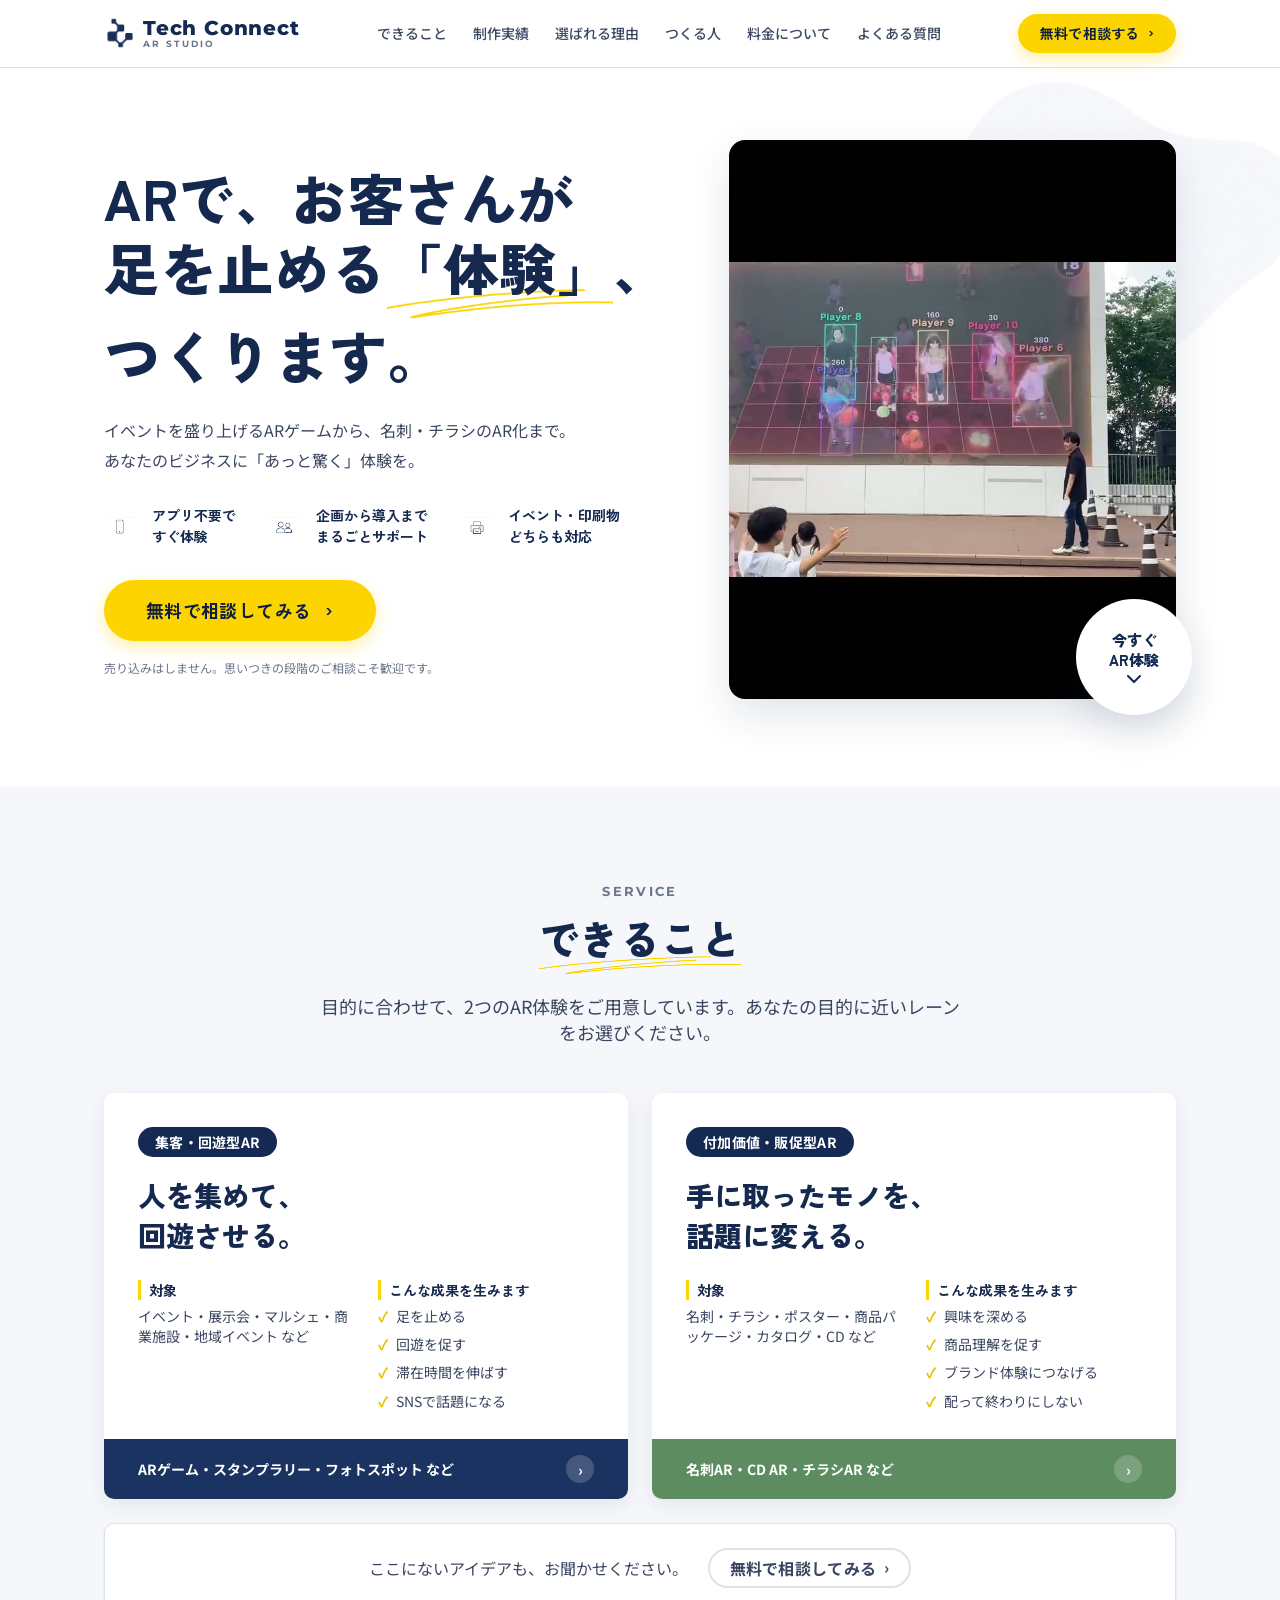
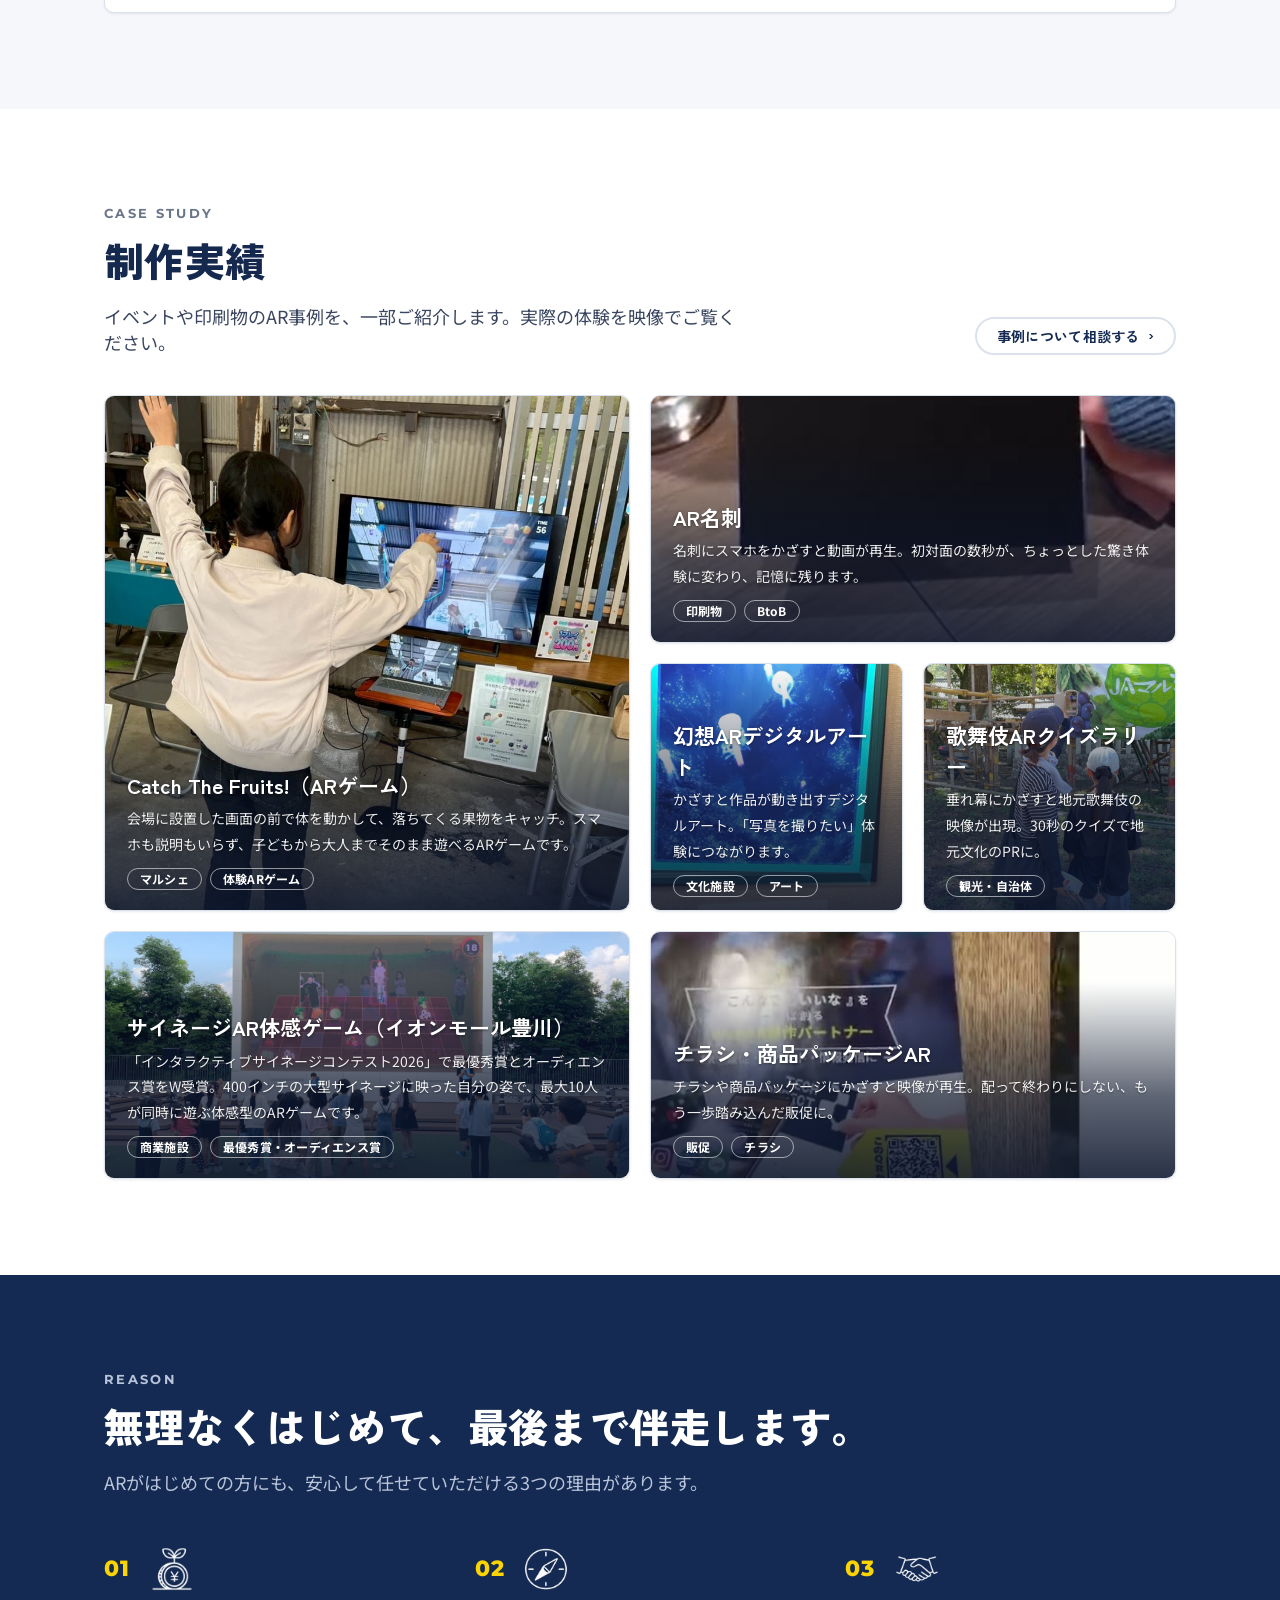
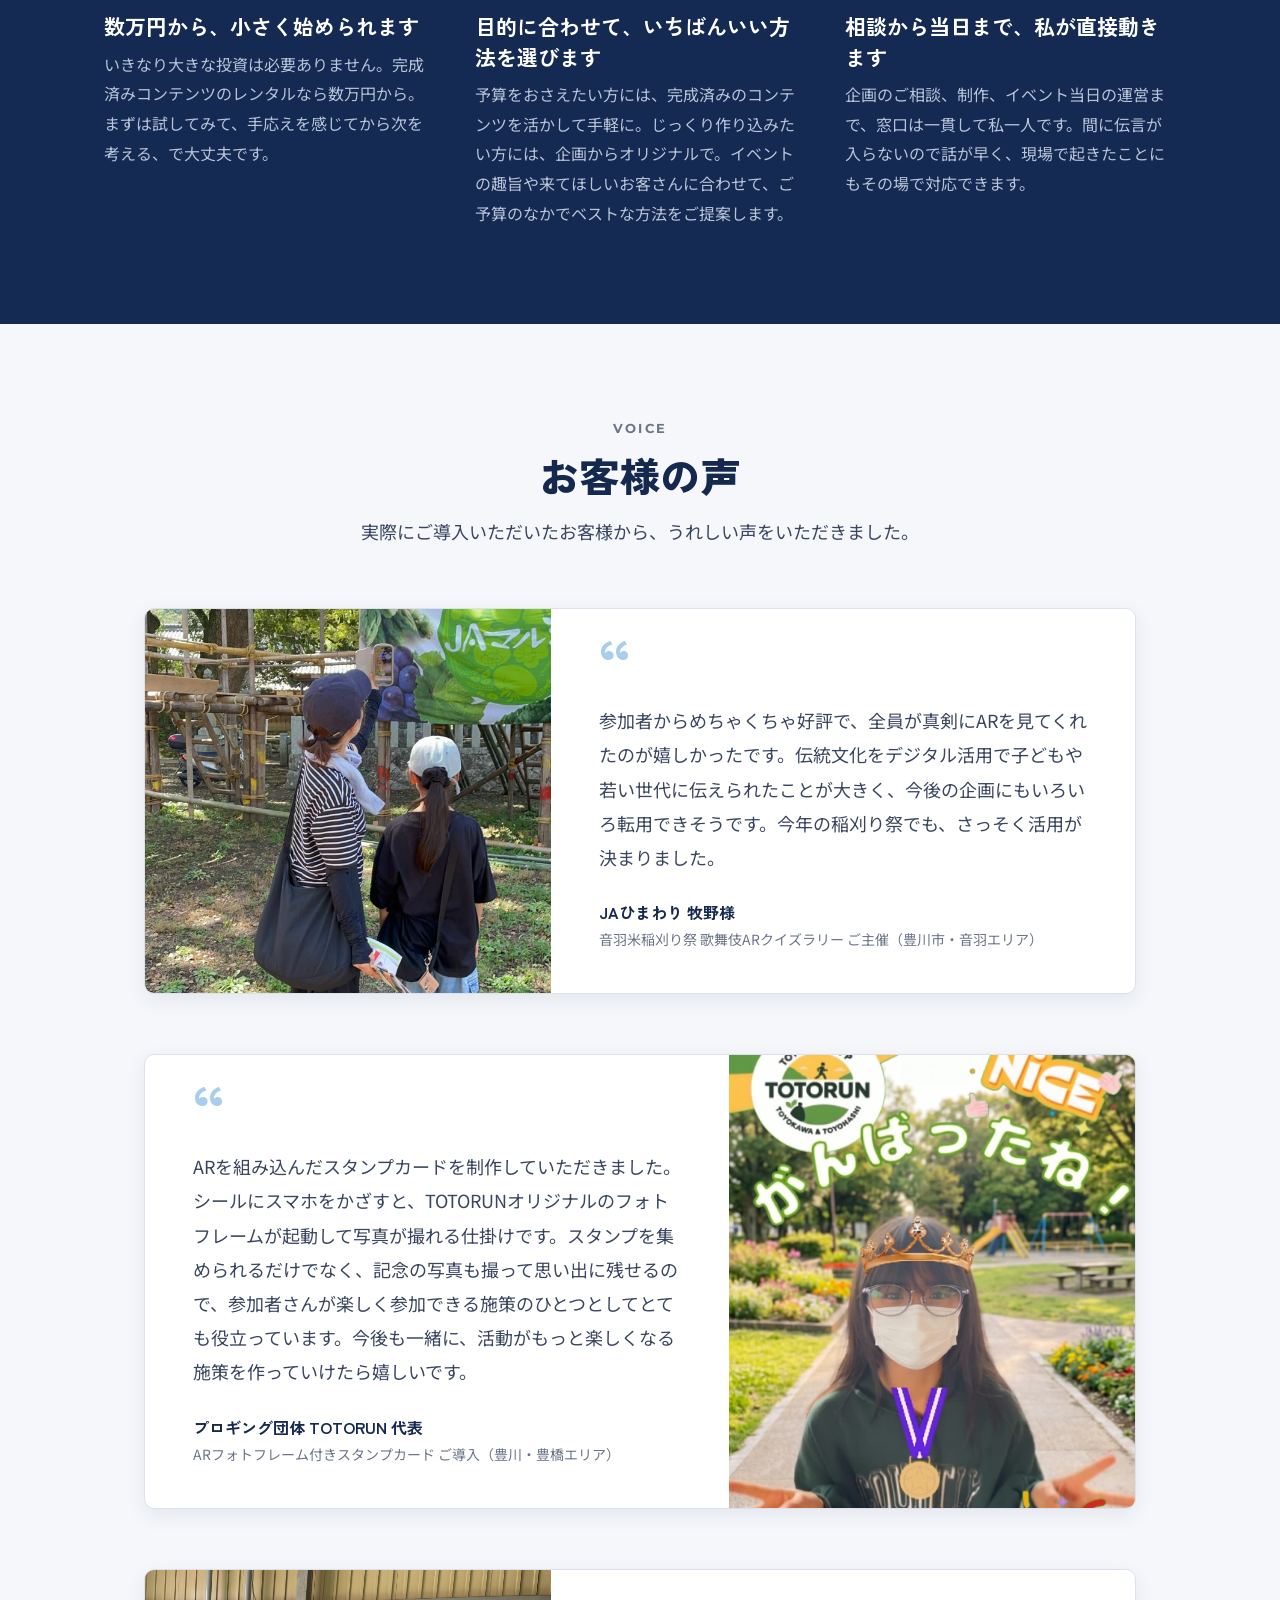
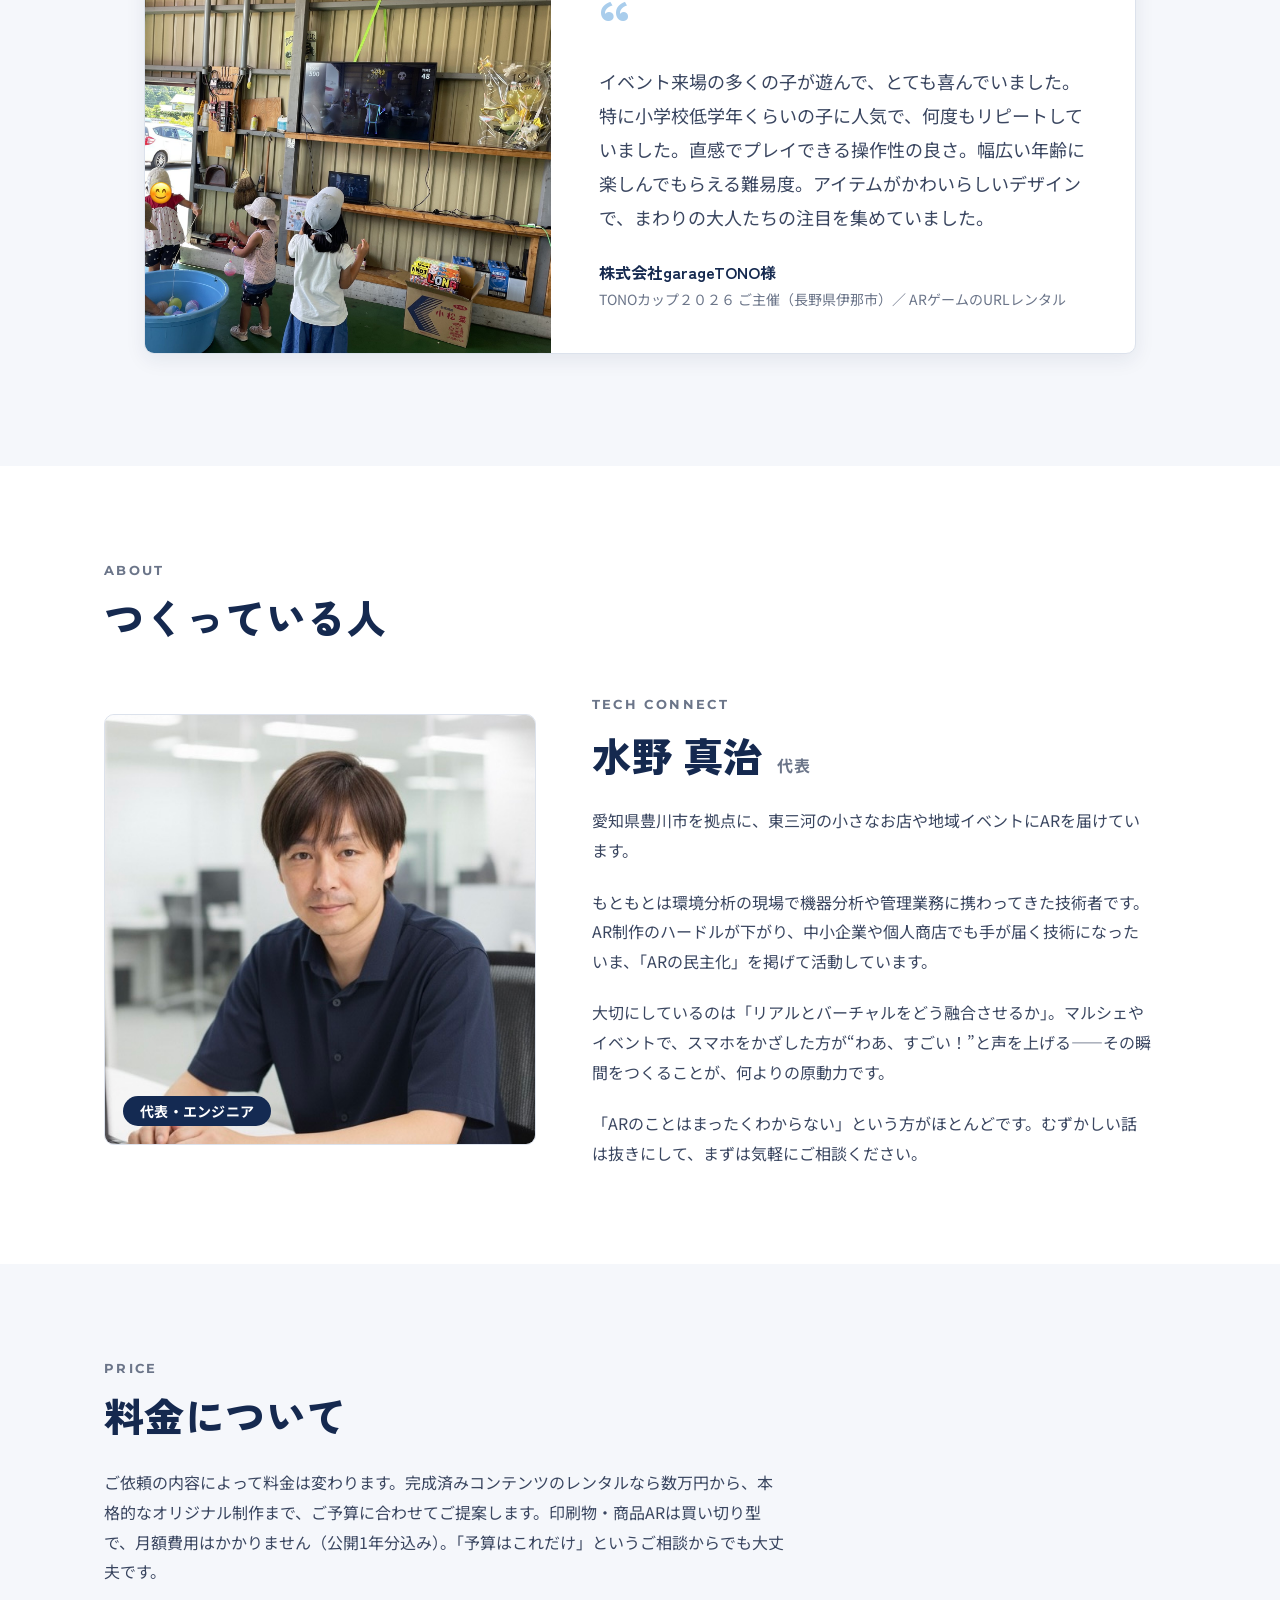
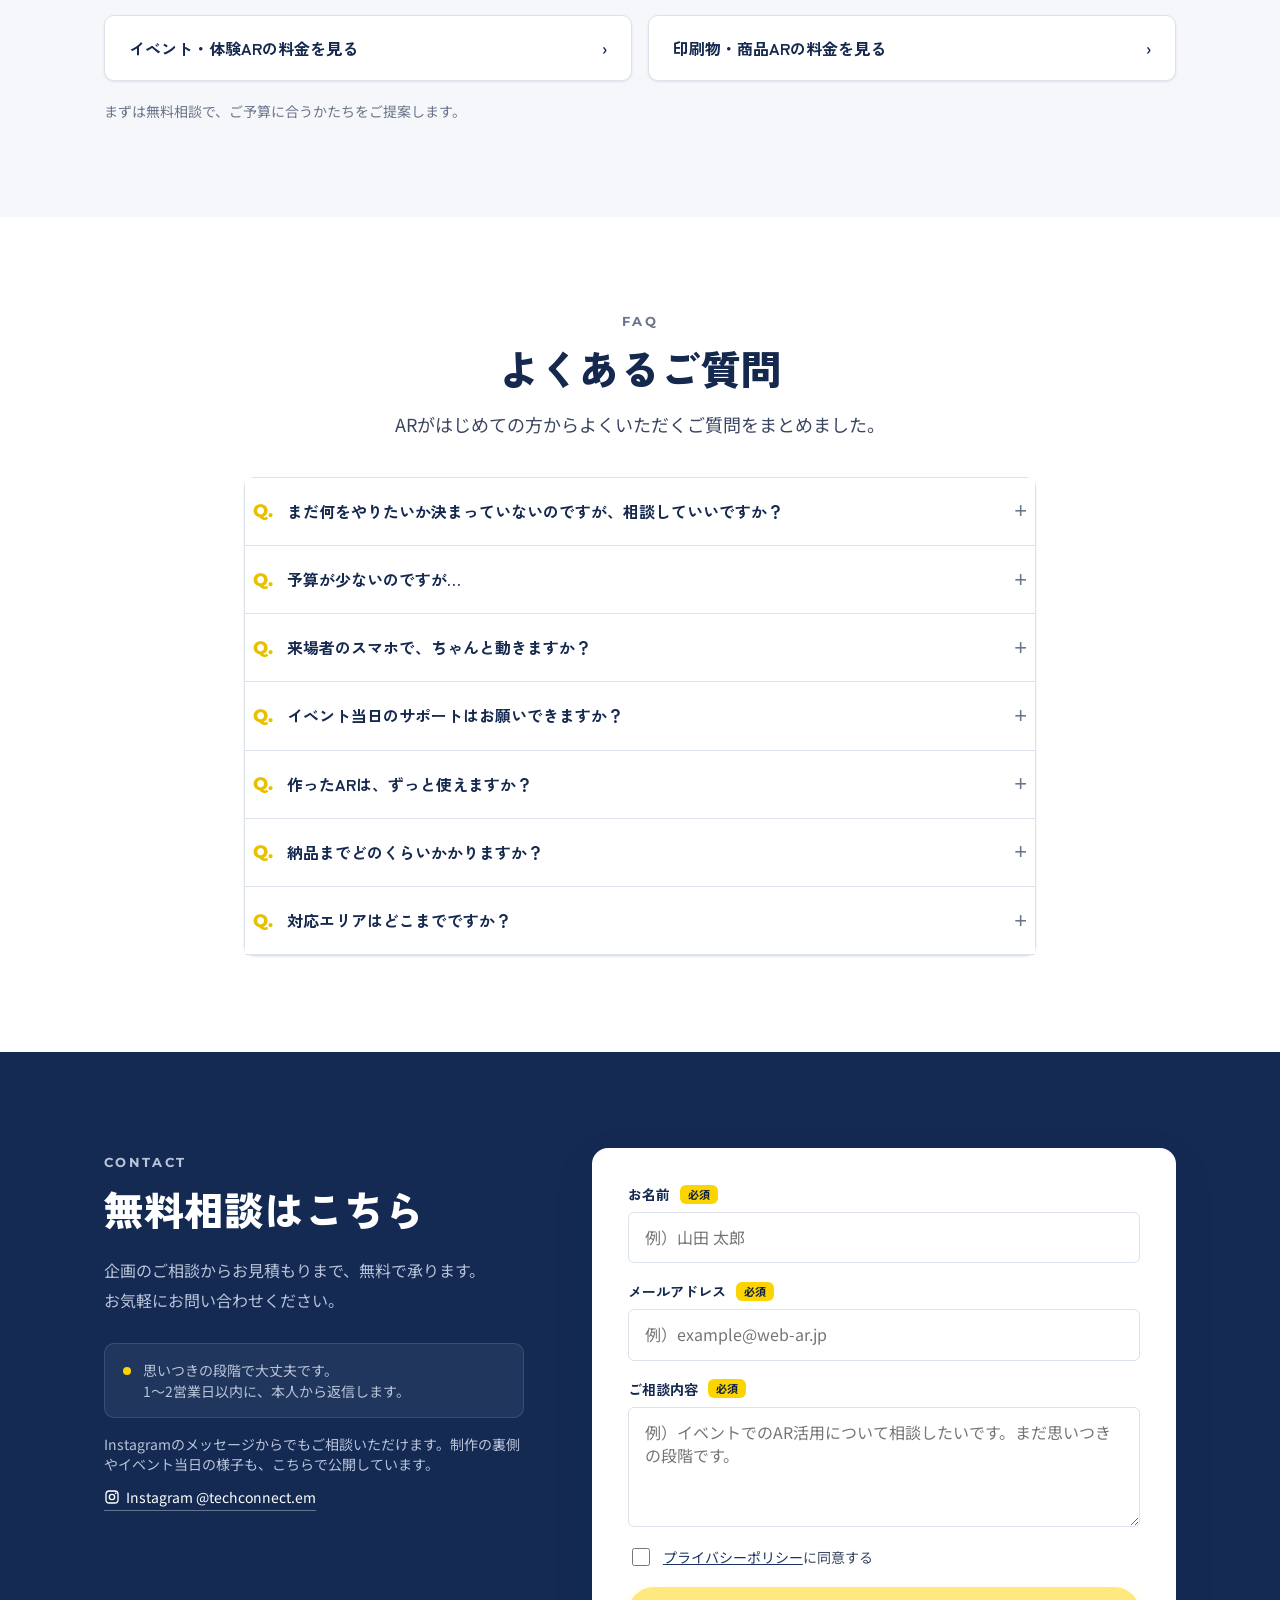
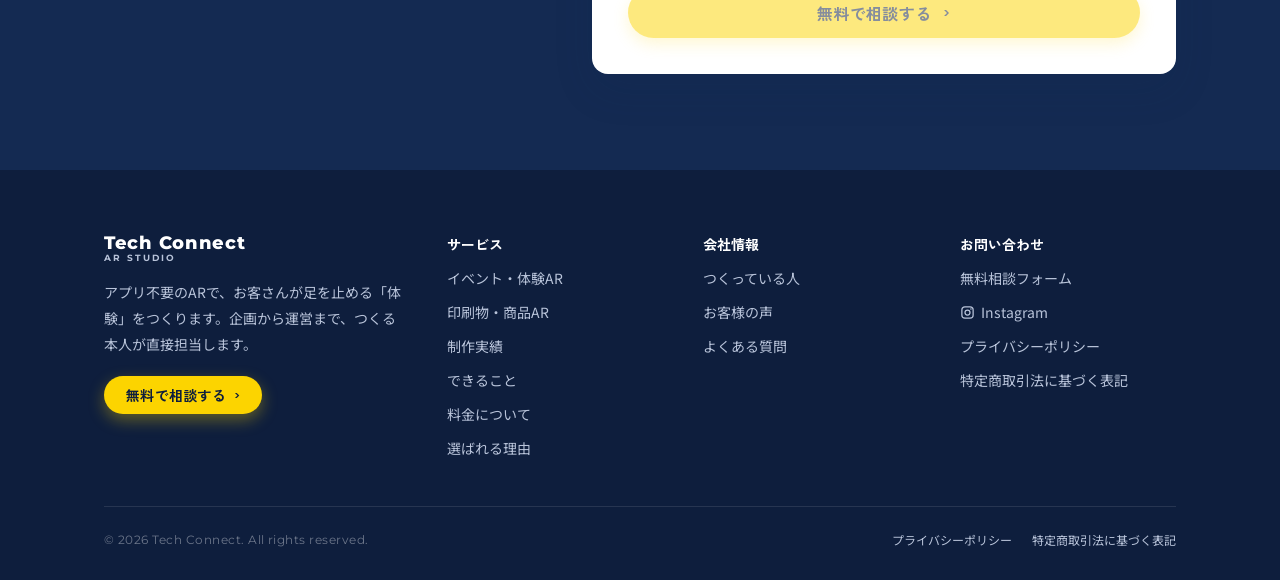
<file: index.html>
<!DOCTYPE html>
<html lang="ja">

<head>
    <meta charset="UTF-8">
    <meta name="viewport" content="width=device-width, initial-scale=1.0">

    <!-- Google Analytics 4 — 測定ID設定済み（2026-07-12）。
         早期離脱セッションを取りこぼさないよう head 内で読み込む（2026-09-06 body末尾から移動） -->
    <script async src="https://www.googletagmanager.com/gtag/js?id=G-PQ0NB9M678"></script>
    <script>
        window.dataLayer = window.dataLayer || [];
        function gtag() { dataLayer.push(arguments); }
        gtag('js', new Date());
        gtag('config', 'G-PQ0NB9M678');
    </script>

    <title>Tech Connect｜アプリ不要のARで、足を止める「体験」をつくる</title>
    <meta name="description"
        content="愛知県豊川市のTech Connect。親子向けイベントや店舗の体験企画に、ARゲームレンタル・デジタルスタンプラリー制作を。名刺・チラシ・商品から動画を見せるAR制作にも対応。代表が直接ご相談を伺います。">

    <!-- Favicon -->
    <link rel="icon" type="image/png" href="assets/TechConnectロゴ (3).png">

    <link rel="canonical" href="https://techconnect-em.com/">

    <!-- OGP Tags -->
    <meta property="og:title" content="Tech Connect｜アプリ不要のARで、足を止める「体験」をつくる">
    <meta property="og:description" content="愛知県豊川市のTech Connect。親子向けイベントや店舗の体験企画に、ARゲームレンタル・デジタルスタンプラリー制作を。名刺・チラシ・商品から動画を見せるAR制作にも対応。代表が直接ご相談を伺います。">
    <meta property="og:type" content="website">
    <meta property="og:url" content="https://techconnect-em.com/">
    <meta property="og:site_name" content="Tech Connect">
    <meta property="og:locale" content="ja_JP">
    <meta property="og:image" content="https://techconnect-em.com/assets/ogp-home.png">
    <meta property="og:image:type" content="image/png">
    <meta property="og:image:width" content="1200">
    <meta property="og:image:height" content="630">
    <meta property="og:image:alt" content="お客さんが足を止める「体験」、つくります。 - Tech Connect">

    <!-- Twitter Cards -->
    <meta name="twitter:card" content="summary_large_image">
    <meta name="twitter:title" content="Tech Connect｜アプリ不要のARで、足を止める「体験」をつくる">
    <meta name="twitter:description" content="愛知県豊川市のTech Connect。親子向けイベントや店舗の体験企画に、ARゲームレンタル・デジタルスタンプラリー制作を。名刺・チラシ・商品から動画を見せるAR制作にも対応。代表が直接ご相談を伺います。">
    <meta name="twitter:image" content="https://techconnect-em.com/assets/ogp-home.png">
    <meta name="twitter:image:alt" content="お客さんが足を止める「体験」、つくります。 - Tech Connect">

    <!-- Fonts (Claude Design canon: Zen Kaku Gothic New + Noto Sans JP + Montserrat) -->
    <link rel="preconnect" href="https://fonts.googleapis.com">
    <link rel="preconnect" href="https://fonts.gstatic.com" crossorigin>
    <link
        href="https://fonts.googleapis.com/css2?family=Zen+Kaku+Gothic+New:wght@500;700;900&family=Noto+Sans+JP:wght@400;500;700&family=Montserrat:wght@600;700;800&display=swap"
        rel="stylesheet">

    <!-- Custom CSS -->
    <link rel="stylesheet" href="style.css">

    <script type="application/ld+json">
    {
      "@context": "https://schema.org",
      "@graph": [
        {
          "@type": "Organization",
          "@id": "https://techconnect-em.com/#org",
          "name": "Tech Connect",
          "url": "https://techconnect-em.com/",
          "logo": "https://techconnect-em.com/assets/logo-mark.png",
          "description": "アプリ不要のWebARで、イベントの体験コンテンツや名刺・チラシ・商品のARを制作するサービス。愛知県豊川市を拠点に東三河を中心に対応、データ納品は全国対応。",
          "areaServed": "愛知県東三河",
          "award": "イオンモール豊川 インタラクティブサイネージコンテスト2026 最優秀賞・オーディエンス賞"
        },
        {
          "@type": "WebSite",
          "name": "Tech Connect",
          "url": "https://techconnect-em.com/",
          "publisher": { "@id": "https://techconnect-em.com/#org" }
        }
      ]
    }
    </script>
</head>

<body>

    <!-- ============================= Header ============================= -->
    <header class="site-header">
        <div class="site-header__inner">
            <a href="#top" class="brand">
                <img class="brand__logo" src="assets/logo-mark.png" alt="Tech Connect">
                <span class="brand__text">
                    <span class="brand__name">Tech Connect</span>
                    <span class="brand__studio">AR Studio</span>
                </span>
            </a>
            <nav class="site-nav">
                <a href="#service">できること</a>
                <a href="#cases">制作実績</a>
                <a href="#reason">選ばれる理由</a>
                <a href="#about">つくる人</a>
                <a href="#price">料金について</a>
                <a href="#faq">よくある質問</a>
            </nav>
            <a href="#contact" class="btn btn--primary btn--sm">
                <span>無料で相談する</span>
                <span class="btn__arrow" aria-hidden="true">›</span>
            </a>
        </div>
    </header>

    <main>
        <!-- ============================= Hero ============================= -->
        <section id="top" class="hero">
            <img class="hero__blob" src="assets/decorations/blob-light.png" alt="" aria-hidden="true">
            <div class="hero__grid">
                <div>
                    <h1 class="hero__title">
                        ARで、お客さんが<br>足を止める<span class="hero__nowrap"><span class="hero__title-mark">「体験」</span>、</span><br>つくります。
                    </h1>
                    <p class="hero__lead">
                        イベントを盛り上げるARゲームから、名刺・チラシのAR化まで。<br>
                        あなたのビジネスに「あっと驚く」体験を。
                    </p>

                    <div class="hero__features">
                        <div class="feature feature--row">
                            <img class="feature__icon" src="assets/icons/phone.png" alt="">
                            <div class="feature__body">
                                <p class="feature__title">アプリ不要で<br>すぐ体験</p>
                            </div>
                        </div>
                        <div class="feature feature--row">
                            <img class="feature__icon" src="assets/icons/people.png" alt="">
                            <div class="feature__body">
                                <p class="feature__title">企画から導入まで<br>まるごとサポート</p>
                            </div>
                        </div>
                        <div class="feature feature--row">
                            <img class="feature__icon" src="assets/icons/printer.png" alt="">
                            <div class="feature__body">
                                <p class="feature__title">イベント・印刷物<br>どちらも対応</p>
                            </div>
                        </div>
                    </div>

                    <div class="hero__actions">
                        <a href="#contact" class="btn btn--primary btn--lg">
                            <span>無料で相談してみる</span>
                            <span class="btn__arrow" aria-hidden="true">›</span>
                        </a>
                    </div>
                    <p class="hero__note">売り込みはしません。思いつきの段階のご相談こそ歓迎です。</p>
                </div>

                <div class="hero__media-wrap">
                    <div class="hero__media">
                        <video src="assets/制作実績/hero-digest-01.mp4"
                            poster="assets/制作実績/hero-digest-01-poster.jpg"
                            autoplay muted loop playsinline></video>
                    </div>
                    <a href="#" class="hero__cta-circle" data-modal="arPopup" aria-haspopup="dialog">
                        <span class="hero__cta-circle-text">今すぐ<br>AR体験</span>
                        <svg class="hero__cta-circle-chev" width="14" height="8" viewBox="0 0 14 8" fill="none" aria-hidden="true">
                            <path d="M1 1l6 6 6-6" stroke="currentColor" stroke-width="2" stroke-linecap="round" stroke-linejoin="round" />
                        </svg>
                    </a>
                </div>
            </div>
        </section>

        <!-- ============================= Service ============================= -->
        <section id="service" class="section section--paper">
            <div class="container">
                <div class="section-heading">
                    <span class="section-heading__eyebrow">Service</span>
                    <h2 class="section-heading__title section-heading__title--underline">できること</h2>
                    <p class="section-heading__lead">目的に合わせて、2つのAR体験をご用意しています。あなたの目的に近いレーンをお選びください。</p>
                </div>

                <div class="service__cards">
                    <!-- 集客・回遊型AR → イベント・体験ARページへ -->
                    <a href="/event-ar/" class="service-card">
                        <div class="service-card__top">
                            <span class="tag tag--navy">集客・回遊型AR</span>
                            <h3 class="service-card__title">人を集めて、<br>回遊させる。</h3>
                            <div class="service-card__cols">
                                <div>
                                    <p class="service-card__label">対象</p>
                                    <p class="service-card__text">イベント・展示会・マルシェ・商業施設・地域イベント など</p>
                                </div>
                                <div>
                                    <p class="service-card__label">こんな成果を生みます</p>
                                    <ul class="service-card__outcomes">
                                        <li><span class="service-card__check">✓</span>足を止める</li>
                                        <li><span class="service-card__check">✓</span>回遊を促す</li>
                                        <li><span class="service-card__check">✓</span>滞在時間を伸ばす</li>
                                        <li><span class="service-card__check">✓</span>SNSで話題になる</li>
                                    </ul>
                                </div>
                            </div>
                        </div>
                        <div class="service-card__footer service-card__footer--navy">
                            <span>ARゲーム・スタンプラリー・フォトスポット など</span>
                            <span class="service-card__chev" aria-hidden="true">›</span>
                        </div>
                    </a>

                    <!-- 付加価値・販促型AR → 印刷物・商品ARページへ -->
                    <a href="/print-ar/" class="service-card">
                        <div class="service-card__top">
                            <span class="tag tag--navy">付加価値・販促型AR</span>
                            <h3 class="service-card__title">手に取ったモノを、<br>話題に変える。</h3>
                            <div class="service-card__cols">
                                <div>
                                    <p class="service-card__label">対象</p>
                                    <p class="service-card__text">名刺・チラシ・ポスター・商品パッケージ・カタログ・CD など</p>
                                </div>
                                <div>
                                    <p class="service-card__label">こんな成果を生みます</p>
                                    <ul class="service-card__outcomes">
                                        <li><span class="service-card__check">✓</span>興味を深める</li>
                                        <li><span class="service-card__check">✓</span>商品理解を促す</li>
                                        <li><span class="service-card__check">✓</span>ブランド体験につなげる</li>
                                        <li><span class="service-card__check">✓</span>配って終わりにしない</li>
                                    </ul>
                                </div>
                            </div>
                        </div>
                        <div class="service-card__footer service-card__footer--green">
                            <span>名刺AR・CD AR・チラシAR など</span>
                            <span class="service-card__chev" aria-hidden="true">›</span>
                        </div>
                    </a>
                </div>

                <div class="card card--pad-md">
                    <div class="service__note">
                        <span>ここにないアイデアも、お聞かせください。</span>
                        <a href="#contact" class="btn btn--ghost btn--sm">
                            <span>無料で相談してみる</span>
                            <span class="btn__arrow" aria-hidden="true">›</span>
                        </a>
                    </div>
                </div>
            </div>
        </section>

        <!-- ============================= Case Study ============================= -->
        <section id="cases" class="section section--white">
            <div class="container">
                <div class="case__head">
                    <div class="section-heading section-heading--left">
                        <span class="section-heading__eyebrow">Case Study</span>
                        <h2 class="section-heading__title">制作実績</h2>
                        <p class="section-heading__lead">イベントや印刷物のAR事例を、一部ご紹介します。実際の体験を映像でご覧ください。</p>
                    </div>
                    <a href="#contact" class="btn btn--ghost btn--sm">
                        <span>事例について相談する</span>
                        <span class="btn__arrow" aria-hidden="true">›</span>
                    </a>
                </div>

                <div class="case__grid case__grid--bento">
                    <!-- Catch The Fruits! (large) -->
                    <div class="case-card case-card--feature">
                        <div class="case-card__media">
                            <video data-hover-play src="assets/制作実績/catch-the-fruits-01.mp4"
                                poster="assets/制作実績/catch-the-fruits-01.jpg"
                                muted loop playsinline preload="none"></video>
                        </div>
                        <div class="case-card__body">
                            <h3 class="case-card__title">Catch The Fruits!（ARゲーム）</h3>
                            <p class="case-card__text">会場に設置した画面の前で体を動かして、落ちてくる果物をキャッチ。スマホも説明もいらず、子どもから大人までそのまま遊べるARゲームです。</p>
                            <div class="case-card__tags">
                                <span class="tag tag--outline tag--sm">マルシェ</span>
                                <span class="tag tag--outline tag--sm">体験ARゲーム</span>
                            </div>
                        </div>
                    </div>

                    <!-- AR名刺 (wide) -->
                    <div class="case-card case-card--wide">
                        <div class="case-card__media">
                            <video data-hover-play src="assets/制作実績/ar-meishi-01.mp4"
                                poster="assets/制作実績/ar-meishi-01.jpg"
                                muted loop playsinline preload="none"></video>
                        </div>
                        <div class="case-card__body">
                            <h3 class="case-card__title">AR名刺</h3>
                            <p class="case-card__text">名刺にスマホをかざすと動画が再生。初対面の数秒が、ちょっとした驚き体験に変わり、記憶に残ります。</p>
                            <div class="case-card__tags">
                                <span class="tag tag--outline tag--sm">印刷物</span>
                                <span class="tag tag--outline tag--sm">BtoB</span>
                            </div>
                        </div>
                    </div>

                    <!-- 幻想ARデジタルアート -->
                    <div class="case-card">
                        <div class="case-card__media">
                            <video data-hover-play src="assets/制作実績/ar-art-jellyfish-01.mp4"
                                poster="assets/制作実績/ar-art-jellyfish-01.jpg"
                                muted loop playsinline preload="none"></video>
                        </div>
                        <div class="case-card__body">
                            <h3 class="case-card__title">幻想ARデジタルアート</h3>
                            <p class="case-card__text">かざすと作品が動き出すデジタルアート。「写真を撮りたい」体験につながります。</p>
                            <div class="case-card__tags">
                                <span class="tag tag--outline tag--sm">文化施設</span>
                                <span class="tag tag--outline tag--sm">アート</span>
                            </div>
                        </div>
                    </div>

                    <!-- 歌舞伎ARクイズラリー -->
                    <div class="case-card">
                        <div class="case-card__media">
                            <video data-hover-play src="assets/制作実績/otowa-kabuki-01.mp4"
                                poster="assets/制作実績/otowa-kabuki-01.jpg"
                                muted loop playsinline preload="none"></video>
                        </div>
                        <div class="case-card__body">
                            <h3 class="case-card__title">歌舞伎ARクイズラリー</h3>
                            <p class="case-card__text">垂れ幕にかざすと地元歌舞伎の映像が出現。30秒のクイズで地元文化のPRに。</p>
                            <div class="case-card__tags">
                                <span class="tag tag--outline tag--sm">観光・自治体</span>
                            </div>
                        </div>
                    </div>

                    <!-- サイネージAR体感ゲーム (wide / 実績) -->
                    <div class="case-card case-card--wide">
                        <div class="case-card__media">
                            <video data-hover-play src="assets/制作実績/aeonmall-toyokawa-signage-01.mp4"
                                poster="assets/制作実績/aeonmall-toyokawa-signage-01.jpg"
                                muted loop playsinline preload="none"></video>
                        </div>
                        <div class="case-card__body">
                            <h3 class="case-card__title">サイネージAR体感ゲーム（イオンモール豊川）</h3>
                            <p class="case-card__text">「インタラクティブサイネージコンテスト2026」で最優秀賞とオーディエンス賞をW受賞。400インチの大型サイネージに映った自分の姿で、最大10人が同時に遊ぶ体感型のARゲームです。</p>
                            <div class="case-card__tags">
                                <span class="tag tag--outline tag--sm">商業施設</span>
                                <span class="tag tag--outline tag--sm">最優秀賞・オーディエンス賞</span>
                            </div>
                        </div>
                    </div>

                    <!-- チラシ・商品パッケージAR (wide) -->
                    <div class="case-card case-card--wide">
                        <div class="case-card__media">
                            <video data-hover-play src="assets/制作実績/ar-flyer-01.mp4"
                                poster="assets/制作実績/ar-flyer-01.jpg"
                                muted loop playsinline preload="none"></video>
                        </div>
                        <div class="case-card__body">
                            <h3 class="case-card__title">チラシ・商品パッケージAR</h3>
                            <p class="case-card__text">チラシや商品パッケージにかざすと映像が再生。配って終わりにしない、もう一歩踏み込んだ販促に。</p>
                            <div class="case-card__tags">
                                <span class="tag tag--outline tag--sm">販促</span>
                                <span class="tag tag--outline tag--sm">チラシ</span>
                            </div>
                        </div>
                    </div>
                </div>
            </div>
        </section>

        <!-- ============================= Reason ============================= -->
        <section id="reason" class="section section--navy">
            <div class="container">
                <div class="section-heading section-heading--left section-heading--invert">
                    <span class="section-heading__eyebrow">Reason</span>
                    <h2 class="section-heading__title">無理なくはじめて、最後まで伴走します。</h2>
                    <p class="section-heading__lead">ARがはじめての方にも、安心して任せていただける3つの理由があります。</p>
                </div>
                <div class="reason__grid">
                    <div class="feature feature--column feature--invert">
                        <div class="feature__head">
                            <span class="feature__num">01</span>
                            <img class="feature__icon" src="assets/icons/coin-sprout.png" alt="">
                        </div>
                        <div class="feature__body">
                            <h3 class="feature__title">数万円から、小さく始められます</h3>
                            <p class="feature__text">いきなり大きな投資は必要ありません。完成済みコンテンツのレンタルなら数万円から。まずは試してみて、手応えを感じてから次を考える、で大丈夫です。</p>
                        </div>
                    </div>
                    <div class="feature feature--column feature--invert">
                        <div class="feature__head">
                            <span class="feature__num">02</span>
                            <img class="feature__icon" src="assets/icons/compass.png" alt="">
                        </div>
                        <div class="feature__body">
                            <h3 class="feature__title">目的に合わせて、いちばんいい方法を選びます</h3>
                            <p class="feature__text">予算をおさえたい方には、完成済みのコンテンツを活かして手軽に。じっくり作り込みたい方には、企画からオリジナルで。イベントの趣旨や来てほしいお客さんに合わせて、ご予算のなかでベストな方法をご提案します。</p>
                        </div>
                    </div>
                    <div class="feature feature--column feature--invert">
                        <div class="feature__head">
                            <span class="feature__num">03</span>
                            <img class="feature__icon" src="assets/icons/handshake.png" alt="">
                        </div>
                        <div class="feature__body">
                            <h3 class="feature__title">相談から当日まで、私が直接動きます</h3>
                            <p class="feature__text">企画のご相談、制作、イベント当日の運営まで、窓口は一貫して私一人です。間に伝言が入らないので話が早く、現場で起きたことにもその場で対応できます。</p>
                        </div>
                    </div>
                </div>
            </div>
        </section>

        <!-- ============================= Voice ============================= -->
        <section id="voice" class="section section--paper">
            <div class="container">
                <div class="section-heading">
                    <span class="section-heading__eyebrow">Voice</span>
                    <h2 class="section-heading__title">お客様の声</h2>
                    <p class="section-heading__lead">実際にご導入いただいたお客様から、うれしい声をいただきました。</p>
                </div>
                <div class="voice-list">
                    <figure class="voice-feature">
                        <div class="voice-feature__media">
                            <img src="assets/制作実績/otowa-kabuki-01.jpg" alt="音羽米稲刈り祭 歌舞伎ARクイズラリーの様子" loading="lazy">
                        </div>
                        <blockquote class="voice-feature__body">
                            <span class="voice-feature__mark" aria-hidden="true">“</span>
                            <p class="voice-feature__text">参加者からめちゃくちゃ好評で、全員が真剣にARを見てくれたのが嬉しかったです。伝統文化をデジタル活用で子どもや若い世代に伝えられたことが大きく、今後の企画にもいろいろ転用できそうです。今年の稲刈り祭でも、さっそく活用が決まりました。</p>
                            <figcaption class="voice-feature__person">
                                <span class="voice-feature__name">JAひまわり 牧野様</span>
                                <span class="voice-feature__role">音羽米稲刈り祭 歌舞伎ARクイズラリー ご主催（豊川市・音羽エリア）</span>
                            </figcaption>
                        </blockquote>
                    </figure>
                    <figure class="voice-feature voice-feature--reverse">
                        <div class="voice-feature__media voice-feature__media--upper">
                            <img src="assets/制作実績/ar-photo-frame-03.jpg" alt="TOTORUNオリジナルのARフォトフレームで撮影した記念写真" loading="lazy">
                        </div>
                        <blockquote class="voice-feature__body">
                            <span class="voice-feature__mark" aria-hidden="true">“</span>
                            <p class="voice-feature__text">ARを組み込んだスタンプカードを制作していただきました。シールにスマホをかざすと、TOTORUNオリジナルのフォトフレームが起動して写真が撮れる仕掛けです。スタンプを集められるだけでなく、記念の写真も撮って思い出に残せるので、参加者さんが楽しく参加できる施策のひとつとしてとても役立っています。今後も一緒に、活動がもっと楽しくなる施策を作っていけたら嬉しいです。</p>
                            <figcaption class="voice-feature__person">
                                <span class="voice-feature__name">プロギング団体 TOTORUN 代表</span>
                                <span class="voice-feature__role">ARフォトフレーム付きスタンプカード ご導入（豊川・豊橋エリア）</span>
                            </figcaption>
                        </blockquote>
                    </figure>

                    <figure class="voice-feature">
                        <div class="voice-feature__media">
                            <img src="assets/制作実績/tono-cup-02.jpg" alt="TONOカップ２０２６の会場で、モニターの前に集まってARゲームを遊ぶ子どもたち" loading="lazy">
                        </div>
                        <blockquote class="voice-feature__body">
                            <span class="voice-feature__mark" aria-hidden="true">“</span>
                            <p class="voice-feature__text">イベント来場の多くの子が遊んで、とても喜んでいました。特に小学校低学年くらいの子に人気で、何度もリピートしていました。直感でプレイできる操作性の良さ。幅広い年齢に楽しんでもらえる難易度。アイテムがかわいらしいデザインで、まわりの大人たちの注目を集めていました。</p>
                            <figcaption class="voice-feature__person">
                                <span class="voice-feature__name">株式会社garageTONO様</span>
                                <span class="voice-feature__role">TONOカップ２０２６ ご主催（長野県伊那市）／ ARゲームのURLレンタル</span>
                            </figcaption>
                        </blockquote>
                    </figure>
                </div>
            </div>
        </section>

        <!-- ============================= About ============================= -->
        <section id="about" class="section section--white">
            <div class="container">
                <div class="section-heading section-heading--left">
                    <span class="section-heading__eyebrow">About</span>
                    <h2 class="section-heading__title">つくっている人</h2>
                </div>
                <div class="about__grid">
                    <div class="about__photo">
                        <img class="about__photo-img" src="assets/profile.jpg" alt="Tech Connect 代表 水野 真治">
                        <span class="tag tag--navy about__photo-tag">代表・エンジニア</span>
                    </div>
                    <div class="about__body">
                        <span class="about__eyebrow">Tech Connect</span>
                        <h3 class="about__name">水野 真治<span class="about__name-en">代表</span></h3>
                        <p class="about__bio">愛知県豊川市を拠点に、東三河の小さなお店や地域イベントにARを届けています。</p>
                        <p class="about__bio">もともとは環境分析の現場で機器分析や管理業務に携わってきた技術者です。AR制作のハードルが下がり、中小企業や個人商店でも手が届く技術になったいま、「ARの民主化」を掲げて活動しています。</p>
                        <p class="about__bio">大切にしているのは「リアルとバーチャルをどう融合させるか」。マルシェやイベントで、スマホをかざした方が&ldquo;わあ、すごい！&rdquo;と声を上げる——その瞬間をつくることが、何よりの原動力です。</p>
                        <p class="about__bio">「ARのことはまったくわからない」という方がほとんどです。むずかしい話は抜きにして、まずは気軽にご相談ください。</p>
                    </div>
                </div>
            </div>
        </section>

        <!-- ============================= Price ============================= -->
        <section id="price" class="section section--paper">
            <div class="container">
                <div class="section-heading section-heading--left">
                    <span class="section-heading__eyebrow">Price</span>
                    <h2 class="section-heading__title">料金について</h2>
                </div>
                <p class="price__intro">ご依頼の内容によって料金は変わります。完成済みコンテンツのレンタルなら数万円から、本格的なオリジナル制作まで、ご予算に合わせてご提案します。印刷物・商品ARは買い切り型で、月額費用はかかりません（公開1年分込み）。「予算はこれだけ」というご相談からでも大丈夫です。</p>
                <div class="price__links">
                    <a href="/event-ar/" class="price__link">
                        <span>イベント・体験ARの料金を見る</span>
                        <span class="price__link-arrow" aria-hidden="true">›</span>
                    </a>
                    <a href="/print-ar/" class="price__link">
                        <span>印刷物・商品ARの料金を見る</span>
                        <span class="price__link-arrow" aria-hidden="true">›</span>
                    </a>
                </div>
                <p class="price__hint">まずは無料相談で、ご予算に合うかたちをご提案します。</p>
            </div>
        </section>

        <!-- ============================= FAQ ============================= -->
        <section id="faq" class="section section--white">
            <div class="container faq__container">
                <div class="section-heading">
                    <span class="section-heading__eyebrow">FAQ</span>
                    <h2 class="section-heading__title">よくあるご質問</h2>
                    <p class="section-heading__lead">ARがはじめての方からよくいただくご質問をまとめました。</p>
                </div>
                <div class="faq__list">
                    <div class="card card--pad-none">
                        <div class="faq-item">
                            <button type="button" class="faq-item__q" aria-expanded="false">
                                <span class="faq-item__qmark" aria-hidden="true">Q.</span>
                                <span class="faq-item__qtext">まだ何をやりたいか決まっていないのですが、相談していいですか？</span>
                                <span class="faq-item__toggle" aria-hidden="true">+</span>
                            </button>
                            <div class="faq-item__a">
                                <div class="faq-item__a-inner">
                                    <div class="faq-item__a-row">
                                        <span class="faq-item__amark" aria-hidden="true">A.</span>
                                        <p class="faq-item__atext">はい、その段階のご相談が一番多いです。「イベントで何か面白いことをしたい」程度のお話から、一緒に企画を考えます。</p>
                                    </div>
                                </div>
                            </div>
                        </div>

                        <div class="faq-item">
                            <button type="button" class="faq-item__q" aria-expanded="false">
                                <span class="faq-item__qmark" aria-hidden="true">Q.</span>
                                <span class="faq-item__qtext">予算が少ないのですが…</span>
                                <span class="faq-item__toggle" aria-hidden="true">+</span>
                            </button>
                            <div class="faq-item__a">
                                <div class="faq-item__a-inner">
                                    <div class="faq-item__a-row">
                                        <span class="faq-item__amark" aria-hidden="true">A.</span>
                                        <p class="faq-item__atext">完成済みコンテンツのレンタルなら数万円から始められます。ご予算を先に伺って、その範囲でできることをご提案する形も歓迎です。</p>
                                    </div>
                                </div>
                            </div>
                        </div>

                        <div class="faq-item">
                            <button type="button" class="faq-item__q" aria-expanded="false">
                                <span class="faq-item__qmark" aria-hidden="true">Q.</span>
                                <span class="faq-item__qtext">来場者のスマホで、ちゃんと動きますか？</span>
                                <span class="faq-item__toggle" aria-hidden="true">+</span>
                            </button>
                            <div class="faq-item__a">
                                <div class="faq-item__a-inner">
                                    <div class="faq-item__a-row">
                                        <span class="faq-item__amark" aria-hidden="true">A.</span>
                                        <p class="faq-item__atext">アプリのインストールは不要で、QRコードを読み込むだけで体験できます。最近のiPhone・Androidのほとんどに対応しています。ごく一部の古い端末では表示が制限される場合があるため、気になる場合は事前にお試し用のデモをお渡しします。</p>
                                    </div>
                                </div>
                            </div>
                        </div>

                        <div class="faq-item">
                            <button type="button" class="faq-item__q" aria-expanded="false">
                                <span class="faq-item__qmark" aria-hidden="true">Q.</span>
                                <span class="faq-item__qtext">イベント当日のサポートはお願いできますか？</span>
                                <span class="faq-item__toggle" aria-hidden="true">+</span>
                            </button>
                            <div class="faq-item__a">
                                <div class="faq-item__a-inner">
                                    <div class="faq-item__a-row">
                                        <span class="faq-item__amark" aria-hidden="true">A.</span>
                                        <p class="faq-item__atext">はい。機材一式を持ち込んで現地で運営する出張プランがあります。インターネットが使えない会場でも動かせますので、安心してお任せください。</p>
                                    </div>
                                </div>
                            </div>
                        </div>

                        <div class="faq-item">
                            <button type="button" class="faq-item__q" aria-expanded="false">
                                <span class="faq-item__qmark" aria-hidden="true">Q.</span>
                                <span class="faq-item__qtext">作ったARは、ずっと使えますか？</span>
                                <span class="faq-item__toggle" aria-hidden="true">+</span>
                            </button>
                            <div class="faq-item__a">
                                <div class="faq-item__a-inner">
                                    <div class="faq-item__a-row">
                                        <span class="faq-item__amark" aria-hidden="true">A.</span>
                                        <p class="faq-item__atext">公開（ホスティング）は1年間継続します。ただしWebARはスマートフォンのOS・ブラウザに依存する技術のため、動作保証は納品後1ヶ月です。2年目以降も継続をご希望の際は有償にて賜ります。修正や差し替えも、その都度お見積りいたします。</p>
                                    </div>
                                </div>
                            </div>
                        </div>

                        <div class="faq-item">
                            <button type="button" class="faq-item__q" aria-expanded="false">
                                <span class="faq-item__qmark" aria-hidden="true">Q.</span>
                                <span class="faq-item__qtext">納品までどのくらいかかりますか？</span>
                                <span class="faq-item__toggle" aria-hidden="true">+</span>
                            </button>
                            <div class="faq-item__a">
                                <div class="faq-item__a-inner">
                                    <div class="faq-item__a-row">
                                        <span class="faq-item__amark" aria-hidden="true">A.</span>
                                        <p class="faq-item__atext">AR名刺・チラシは素材を提供してから最短1週間です。イベント向けは内容によりますので、開催日からの逆算でご相談ください。</p>
                                    </div>
                                </div>
                            </div>
                        </div>

                        <div class="faq-item">
                            <button type="button" class="faq-item__q" aria-expanded="false">
                                <span class="faq-item__qmark" aria-hidden="true">Q.</span>
                                <span class="faq-item__qtext">対応エリアはどこまでですか？</span>
                                <span class="faq-item__toggle" aria-hidden="true">+</span>
                            </button>
                            <div class="faq-item__a">
                                <div class="faq-item__a-inner">
                                    <div class="faq-item__a-row">
                                        <span class="faq-item__amark" aria-hidden="true">A.</span>
                                        <p class="faq-item__atext">打ち合わせ・イベント出張は東三河を中心とした愛知県内が基本です。データ納品のみのご依頼は、オンラインで全国対応しています。</p>
                                    </div>
                                </div>
                            </div>
                        </div>
                    </div>
                </div>
            </div>
        </section>

        <!-- ============================= Contact ============================= -->
        <section id="contact" class="section section--navy">
            <div class="container contact__grid">
                <div>
                    <span class="contact__eyebrow">Contact</span>
                    <h2 class="contact__title">無料相談はこちら</h2>
                    <p class="contact__lead">
                        企画のご相談からお見積もりまで、無料で承ります。<br>
                        お気軽にお問い合わせください。
                    </p>
                    <div class="contact__note">
                        <span class="contact__note-dot" aria-hidden="true"></span>
                        <p>思いつきの段階で大丈夫です。<br>1〜2営業日以内に、本人から返信します。</p>
                    </div>
                    <p class="contact__alt">
                        Instagramのメッセージからでもご相談いただけます。制作の裏側やイベント当日の様子も、こちらで公開しています。
                        <a class="contact__alt-link" href="https://www.instagram.com/techconnect.em/" target="_blank" rel="noopener noreferrer">
                            <svg width="16" height="16" viewBox="0 0 24 24" fill="none" aria-hidden="true">
                                <rect x="3" y="3" width="18" height="18" rx="5" stroke="currentColor" stroke-width="2" />
                                <circle cx="12" cy="12" r="4" stroke="currentColor" stroke-width="2" />
                                <circle cx="17.5" cy="6.5" r="1.25" fill="currentColor" />
                            </svg>
                            <span>Instagram @techconnect.em</span>
                        </a>
                    </p>
                </div>

                <div class="contact__card">
                    <!-- Netlify Forms: data-netlify + honeypot. Submitted via JS for in-page success. -->
                    <form id="contact-form" name="contact" method="POST" data-netlify="true"
                        netlify-honeypot="bot-field" class="contact__form">
                        <input type="hidden" name="form-name" value="contact">
                        <input type="hidden" name="流入ページ" value="トップページ">
                        <p class="hp-field">
                            <label>この欄は記入しないでください: <input name="bot-field"></label>
                        </p>

                        <div class="field">
                            <label class="field__label" for="c-name">
                                <span class="field__label-text">お名前</span>
                                <span class="field__badge field__badge--required">必須</span>
                            </label>
                            <input class="input" id="c-name" name="お名前" placeholder="例）山田 太郎" required>
                        </div>

                        <div class="field">
                            <label class="field__label" for="c-mail">
                                <span class="field__label-text">メールアドレス</span>
                                <span class="field__badge field__badge--required">必須</span>
                            </label>
                            <input class="input" id="c-mail" name="メールアドレス" type="email"
                                placeholder="例）example@web-ar.jp" required>
                        </div>

                        <div class="field">
                            <label class="field__label" for="c-msg">
                                <span class="field__label-text">ご相談内容</span>
                                <span class="field__badge field__badge--required">必須</span>
                            </label>
                            <textarea class="input" id="c-msg" name="ご相談内容" rows="4"
                                placeholder="例）イベントでのAR活用について相談したいです。まだ思いつきの段階です。" required></textarea>
                        </div>

                        <label class="form-agree">
                            <input type="checkbox" id="c-agree" name="プライバシーポリシー同意" value="同意する" required>
                            <span><a href="#" class="form-agree__link" data-modal="privacyModal">プライバシーポリシー</a>に同意する</span>
                        </label>

                        <button type="submit" id="c-submit" class="btn btn--primary btn--full is-disabled" disabled>
                            <span>無料で相談する</span>
                            <span class="btn__arrow" aria-hidden="true">›</span>
                        </button>

                        <p id="contact-error" class="form-error is-hidden" role="alert">送信できませんでした。お手数ですが、時間をおいてもう一度お試しください。</p>
                    </form>

                    <div id="contact-success" class="contact__success is-hidden">
                        <img src="assets/icons/shield-check.png" alt="">
                        <h3>送信しました</h3>
                        <p>ご相談ありがとうございます。担当者より2営業日以内にご連絡いたします。</p>
                    </div>
                </div>
            </div>
        </section>
    </main>

    <!-- ============================= AR Experience Popup ============================= -->
    <div id="arPopup" class="ar-popup is-hidden" role="dialog" aria-modal="true" aria-labelledby="arPopupTitle">
        <div class="ar-popup__panel">
            <div class="ar-popup__head">
                <h2 id="arPopupTitle" class="ar-popup__title">AR体験方法</h2>
                <button type="button" class="ar-popup__close" data-modal-close aria-label="閉じる">
                    <svg width="20" height="20" viewBox="0 0 24 24" fill="none" aria-hidden="true">
                        <path d="M6 18L18 6M6 6l12 12" stroke="currentColor" stroke-width="2" stroke-linecap="round" />
                    </svg>
                </button>
            </div>
            <div class="ar-popup__body">
                <div class="ar-popup__step">
                    <span class="ar-popup__step-label">① QRコードを読み取り</span>
                    <img class="ar-popup__qr" src="assets/qr_code_flyer.png" alt="AR体験用QRコード">
                    <p class="ar-popup__note">スマートフォンのカメラでQRコードを読み取ってください。</p>
                </div>
                <div class="ar-popup__step">
                    <span class="ar-popup__step-label">② マーカーにカメラを向ける</span>
                    <img class="ar-popup__marker" src="assets/marker_flyer.webp" alt="ARマーカー画像">
                    <p class="ar-popup__note">この画像にスマートフォンのカメラを向けてください。</p>
                </div>
            </div>
        </div>
    </div>

    <!-- ============================= Privacy Policy Modal ============================= -->
    <div id="privacyModal" class="ar-popup is-hidden" role="dialog" aria-modal="true" aria-labelledby="privacyTitle">
        <div class="ar-popup__panel ar-popup__panel--text">
            <div class="ar-popup__head">
                <h2 id="privacyTitle" class="ar-popup__title">プライバシーポリシー</h2>
                <button type="button" class="ar-popup__close" data-modal-close aria-label="閉じる">
                    <svg width="20" height="20" viewBox="0 0 24 24" fill="none" aria-hidden="true">
                        <path d="M6 18L18 6M6 6l12 12" stroke="currentColor" stroke-width="2" stroke-linecap="round" />
                    </svg>
                </button>
            </div>
            <div class="ar-popup__content legal">
                <p>当方は、お客様の個人情報の重要性を認識し、以下の通りプライバシーポリシーを定めます。</p>
                <h3>1. 個人情報の収集</h3>
                <p>当方は、お問い合わせやサービス提供の過程で、お名前、メールアドレス、電話番号等の個人情報を収集する場合があります。</p>
                <h3>2. 利用目的</h3>
                <p>収集した個人情報は、以下の目的で利用いたします。</p>
                <ul>
                    <li>お問い合わせへの回答</li>
                    <li>サービスの提供およびご案内</li>
                    <li>サービス改善のための分析</li>
                </ul>
                <h3>3. 第三者への提供</h3>
                <p>当方は、法令に基づく場合を除き、お客様の同意なく個人情報を第三者に提供することはありません。</p>
                <h3>4. 安全管理</h3>
                <p>当方は、個人情報の漏洩、滅失、毀損を防止するために適切な安全管理措置を講じます。</p>
                <h3>5. お問い合わせ</h3>
                <p>個人情報の取り扱いに関するお問い合わせは、当サイトのお問い合わせフォームよりご連絡ください。</p>
            </div>
            <div class="ar-popup__foot">
                <button type="button" class="btn btn--primary btn--sm" data-modal-close><span>閉じる</span></button>
            </div>
        </div>
    </div>

    <!-- ============================= 特定商取引法 Modal ============================= -->
    <div id="tokushohoModal" class="ar-popup is-hidden" role="dialog" aria-modal="true" aria-labelledby="tokushohoTitle">
        <div class="ar-popup__panel ar-popup__panel--text">
            <div class="ar-popup__head">
                <h2 id="tokushohoTitle" class="ar-popup__title">特定商取引法に基づく表記</h2>
                <button type="button" class="ar-popup__close" data-modal-close aria-label="閉じる">
                    <svg width="20" height="20" viewBox="0 0 24 24" fill="none" aria-hidden="true">
                        <path d="M6 18L18 6M6 6l12 12" stroke="currentColor" stroke-width="2" stroke-linecap="round" />
                    </svg>
                </button>
            </div>
            <div class="ar-popup__content">
                <table class="legal-table">
                    <tbody>
                        <tr><th>販売業者</th><td>Tech Connect</td></tr>
                        <tr><th>運営統括責任者</th><td>水野 真治</td></tr>
                        <tr><th>所在地</th><td>請求があり次第提供致しますので、必要な方はお問合せください。</td></tr>
                        <tr><th>電話番号</th><td>請求があり次第提供致しますので、必要な方はお問合せください。</td></tr>
                        <tr><th>メールアドレス</th><td>shindy.emotion@gmail.com</td></tr>
                        <tr><th>販売価格</th><td>サイトに表示された金額（税別）。消費税を別途申し受けます</td></tr>
                        <tr><th>商品代金以外の必要料金</th><td>インターネット接続料金、通信料金</td></tr>
                        <tr><th>お支払方法</th><td>クレジットカード決済、銀行振込</td></tr>
                        <tr><th>お支払時期</th><td>イベント向けレンタルは原則前払い（お申込み後に請求書を発行し、ご入金確認後に納品します）。制作サービスは納品後にご請求します。お支払い時期のご事情には個別に対応します。</td></tr>
                        <tr><th>引渡し時期</th><td>制作完了後、メールまたはダウンロード形式にて納品</td></tr>
                        <tr><th>返品・交換</th><td>デジタルコンテンツの性質上、返品・返金はお受けしておりません。</td></tr>
                        <tr><th>キャンセル</th><td>イベント向けレンタルは、開催7日前まで無償、6日前〜前々日は料金の50%、前日・当日は100%を申し受けます。日程変更は無料でご相談いただけます。</td></tr>
                    </tbody>
                </table>
            </div>
            <div class="ar-popup__foot">
                <button type="button" class="btn btn--primary btn--sm" data-modal-close><span>閉じる</span></button>
            </div>
        </div>
    </div>

    <!-- ============================= Footer ============================= -->
    <footer class="site-footer">
        <div class="container">
            <div class="site-footer__top">
                <div class="site-footer__brand">
                    <span class="brand__text">
                        <span class="brand__name">Tech Connect</span>
                        <span class="brand__studio">AR Studio</span>
                    </span>
                    <p class="site-footer__tagline">アプリ不要のARで、お客さんが足を止める「体験」をつくります。企画から運営まで、つくる本人が直接担当します。</p>
                    <a href="#contact" class="btn btn--primary btn--sm">
                        <span>無料で相談する</span>
                        <span class="btn__arrow" aria-hidden="true">›</span>
                    </a>
                </div>
                <nav class="footer-col">
                    <span class="footer-col__title">サービス</span>
                    <a href="/event-ar/">イベント・体験AR</a>
                    <a href="/print-ar/">印刷物・商品AR</a>
                    <a href="#cases">制作実績</a>
                    <a href="#service">できること</a>
                    <a href="#price">料金について</a>
                    <a href="#reason">選ばれる理由</a>
                </nav>
                <nav class="footer-col">
                    <span class="footer-col__title">会社情報</span>
                    <a href="#about">つくっている人</a>
                    <a href="#voice">お客様の声</a>
                    <a href="#faq">よくある質問</a>
                </nav>
                <nav class="footer-col">
                    <span class="footer-col__title">お問い合わせ</span>
                    <a href="#contact">無料相談フォーム</a>
                    <a class="footer-col__ig" href="https://www.instagram.com/techconnect.em/" target="_blank" rel="noopener noreferrer">
                        <svg width="15" height="15" viewBox="0 0 24 24" fill="none" aria-hidden="true">
                            <rect x="3" y="3" width="18" height="18" rx="5" stroke="currentColor" stroke-width="2" />
                            <circle cx="12" cy="12" r="4" stroke="currentColor" stroke-width="2" />
                            <circle cx="17.5" cy="6.5" r="1.25" fill="currentColor" />
                        </svg>
                        <span>Instagram</span>
                    </a>
                    <a href="#" data-modal="privacyModal">プライバシーポリシー</a>
                    <a href="#" data-modal="tokushohoModal">特定商取引法に基づく表記</a>
                </nav>
            </div>
            <div class="site-footer__bottom">
                <span class="site-footer__copy">© 2026 Tech Connect. All rights reserved.</span>
                <span class="site-footer__legal">
                    <a href="#" data-modal="privacyModal">プライバシーポリシー</a>
                    <a href="#" data-modal="tokushohoModal">特定商取引法に基づく表記</a>
                </span>
            </div>
        </div>
    </footer>

    <!-- ============================= Scripts ============================= -->
    <script>
        // --- FAQ accordion -------------------------------------------------
        document.querySelectorAll('.faq-item__q').forEach((btn) => {
            btn.addEventListener('click', () => {
                const item = btn.closest('.faq-item');
                const open = item.classList.toggle('is-open');
                btn.setAttribute('aria-expanded', open ? 'true' : 'false');
            });
        });

        // --- Case card: play video on hover -----------------------------------
        // タッチ端末（hoverなし）は、画面に入ったときだけ自動再生する
        (function () {
            const videos = document.querySelectorAll('video[data-hover-play]');
            if (window.matchMedia('(hover: hover)').matches) {
                videos.forEach((v) => {
                    const card = v.closest('.case-card');
                    if (!card) return;
                    card.addEventListener('mouseenter', () => { v.play().catch(() => {}); });
                    card.addEventListener('mouseleave', () => { v.pause(); });
                });
                return;
            }
            const io = new IntersectionObserver((entries) => {
                entries.forEach((en) => {
                    if (en.isIntersecting) en.target.play().catch(() => {});
                    else en.target.pause();
                });
            }, { threshold: 0.4 });
            videos.forEach((v) => io.observe(v));
        })();

        // --- Contact form: enable on agree + AJAX submit (Netlify) ---------
        (function () {
            const form = document.getElementById('contact-form');
            if (!form) return;

            const agree = document.getElementById('c-agree');
            const submit = document.getElementById('c-submit');
            const success = document.getElementById('contact-success');
            const errorNote = document.getElementById('contact-error');

            const LEAD_FLAG = 'tc_lead_sent'; // 1セッションにつきCVは1回まで、の印
            // form_startはGA4の拡張計測に任せる（手動送信すると二重計測になる）。

            agree.addEventListener('change', () => {
                const on = agree.checked;
                submit.disabled = !on;
                submit.classList.toggle('is-disabled', !on);
            });

            form.addEventListener('submit', async (e) => {
                e.preventDefault();
                if (!agree.checked) return;
                if (submit.disabled) return; // 二重クリック・二重送信のガード

                // ハニーポットに値が入っていればボット。送信もCV計測もしない
                const hp = form.querySelector('[name="bot-field"]');
                if (hp && hp.value.trim() !== '') return;

                submit.disabled = true;
                submit.classList.add('is-disabled');
                errorNote.classList.add('is-hidden');

                const body = new URLSearchParams(new FormData(form)).toString();
                let ok = false;
                try {
                    const res = await fetch('/', {
                        method: 'POST',
                        headers: { 'Content-Type': 'application/x-www-form-urlencoded' },
                        body
                    });
                    ok = res.status >= 200 && res.status < 300;
                } catch (_) {
                    ok = false; // 通信エラー（オフライン等）も失敗として扱う
                }

                if (!ok) {
                    errorNote.classList.remove('is-hidden');
                    submit.disabled = false;
                    submit.classList.remove('is-disabled');
                    return;
                }

                form.classList.add('is-hidden');
                success.classList.remove('is-hidden');
                success.scrollIntoView({ behavior: 'smooth', block: 'center' });

                // GA4: 問い合わせ送信成功をコンバージョンとして計測（1セッション1回まで）
                let already = false;
                try { already = sessionStorage.getItem(LEAD_FLAG) === '1'; } catch (_) {}
                if (already) return;
                try { sessionStorage.setItem(LEAD_FLAG, '1'); } catch (_) {}

                if (typeof window.gtag === 'function') {
                    const src = form.querySelector('[name="流入ページ"]');
                    window.gtag('event', 'generate_lead', {
                        form_id: 'contact-form',
                        page_path: location.pathname,
                        lead_source_page: src ? src.value : ''
                    });
                }
            });
        })();

        // --- Modals (AR体験 / プライバシーポリシー / 特定商取引法) ----------
        (function () {
            const openModal = (modal) => {
                if (!modal) return;
                modal.classList.remove('is-hidden');
                requestAnimationFrame(() => modal.classList.add('is-open'));
                document.body.style.overflow = 'hidden';
            };
            const closeModal = (modal) => {
                if (!modal) return;
                modal.classList.remove('is-open');
                setTimeout(() => modal.classList.add('is-hidden'), 250);
                document.body.style.overflow = '';
            };

            // Open triggers (hero AR button, footer links, agree link)
            document.querySelectorAll('[data-modal]').forEach((btn) => {
                btn.addEventListener('click', (e) => {
                    e.preventDefault();
                    openModal(document.getElementById(btn.getAttribute('data-modal')));
                });
            });

            // Close on overlay click or any close control
            document.querySelectorAll('.ar-popup').forEach((modal) => {
                modal.addEventListener('click', (e) => {
                    if (e.target === modal || e.target.closest('[data-modal-close]')) closeModal(modal);
                });
            });

            // Close on Escape
            document.addEventListener('keydown', (e) => {
                if (e.key === 'Escape') document.querySelectorAll('.ar-popup.is-open').forEach(closeModal);
            });
        })();
    </script>

</body>

</html>
</file>
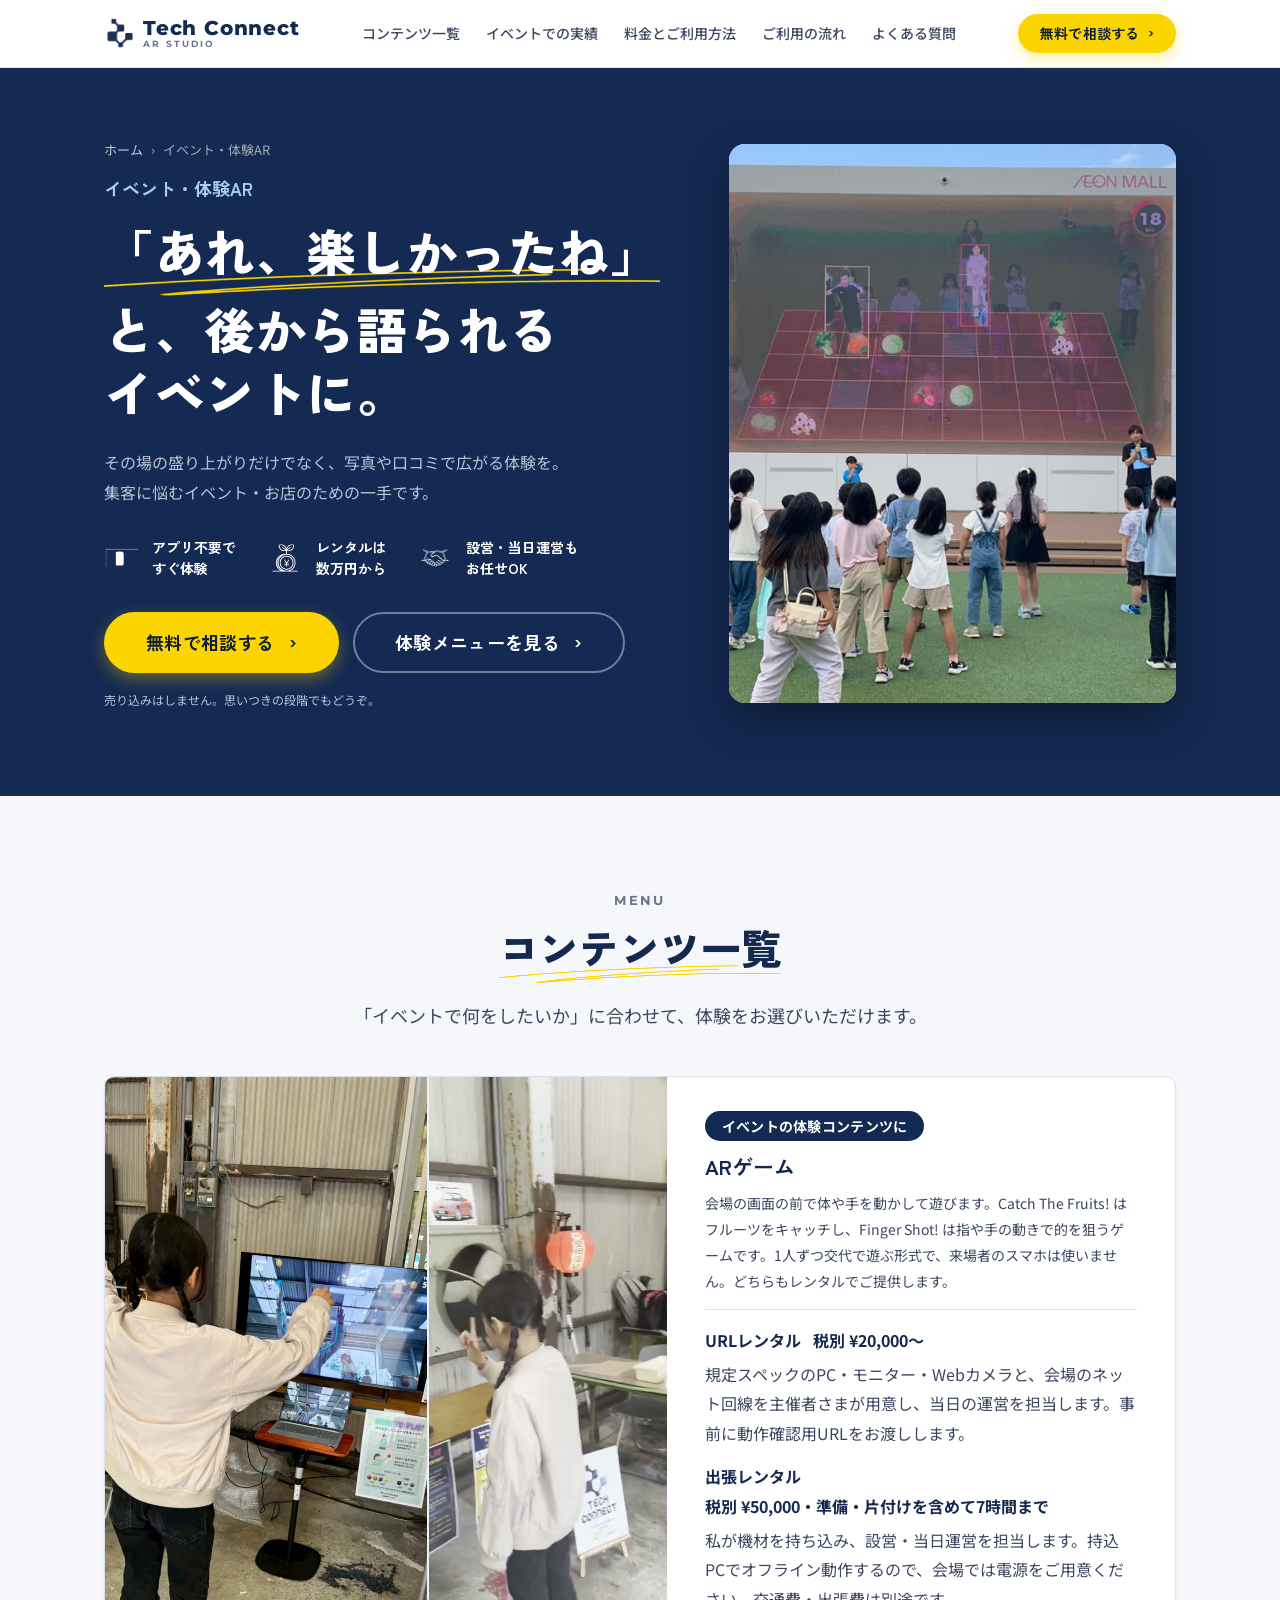
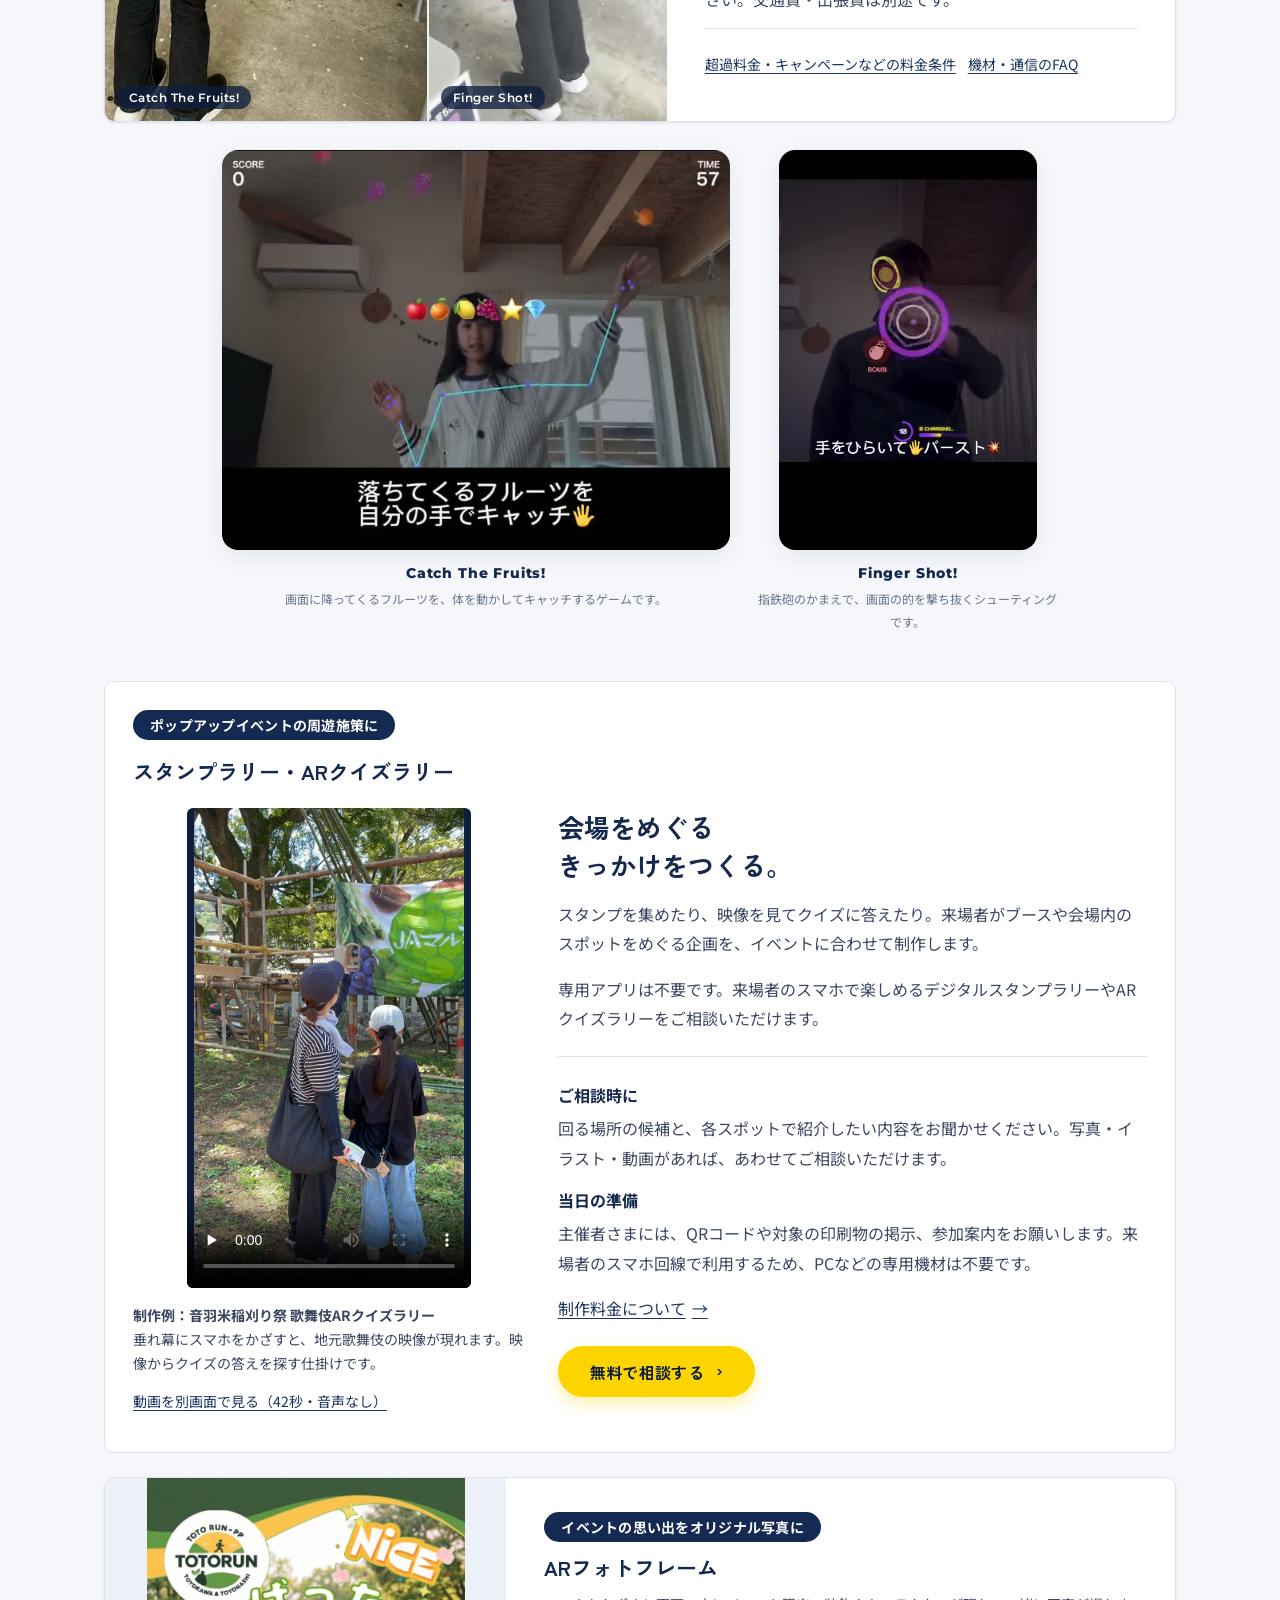
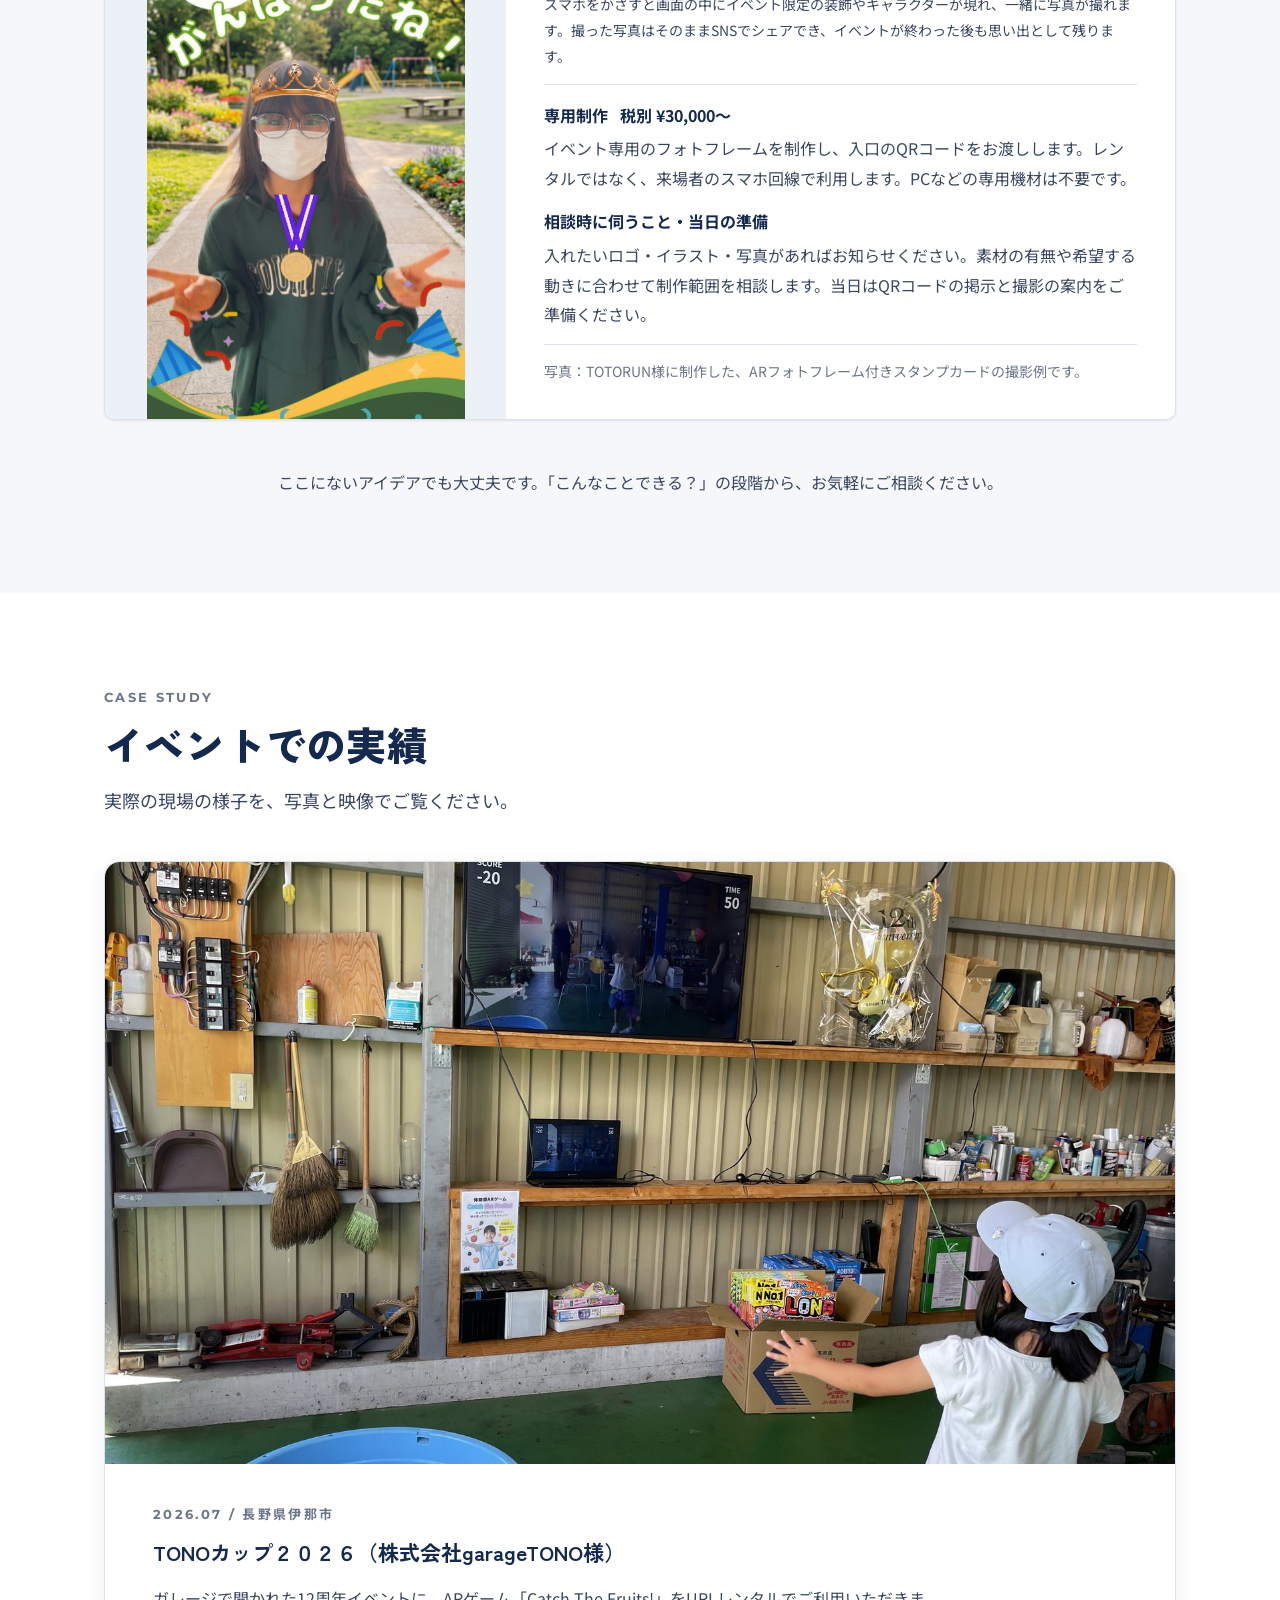
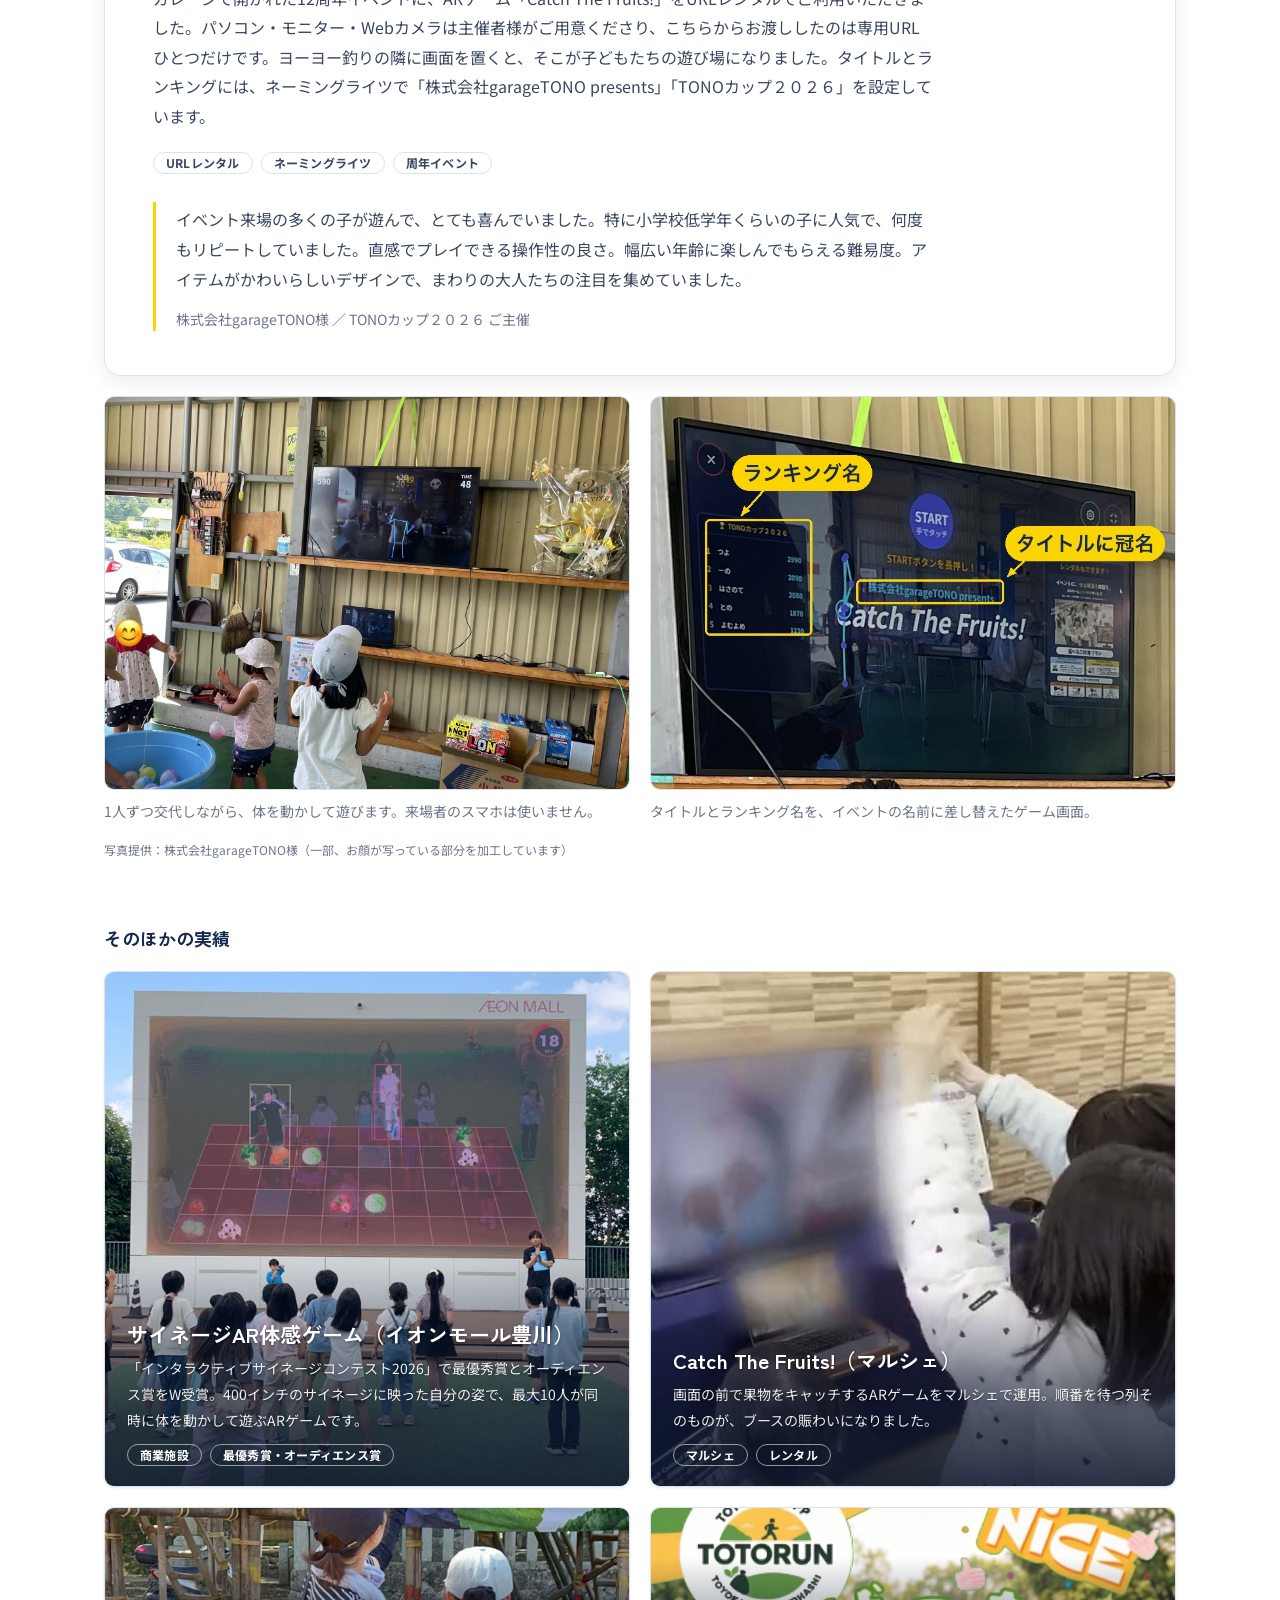
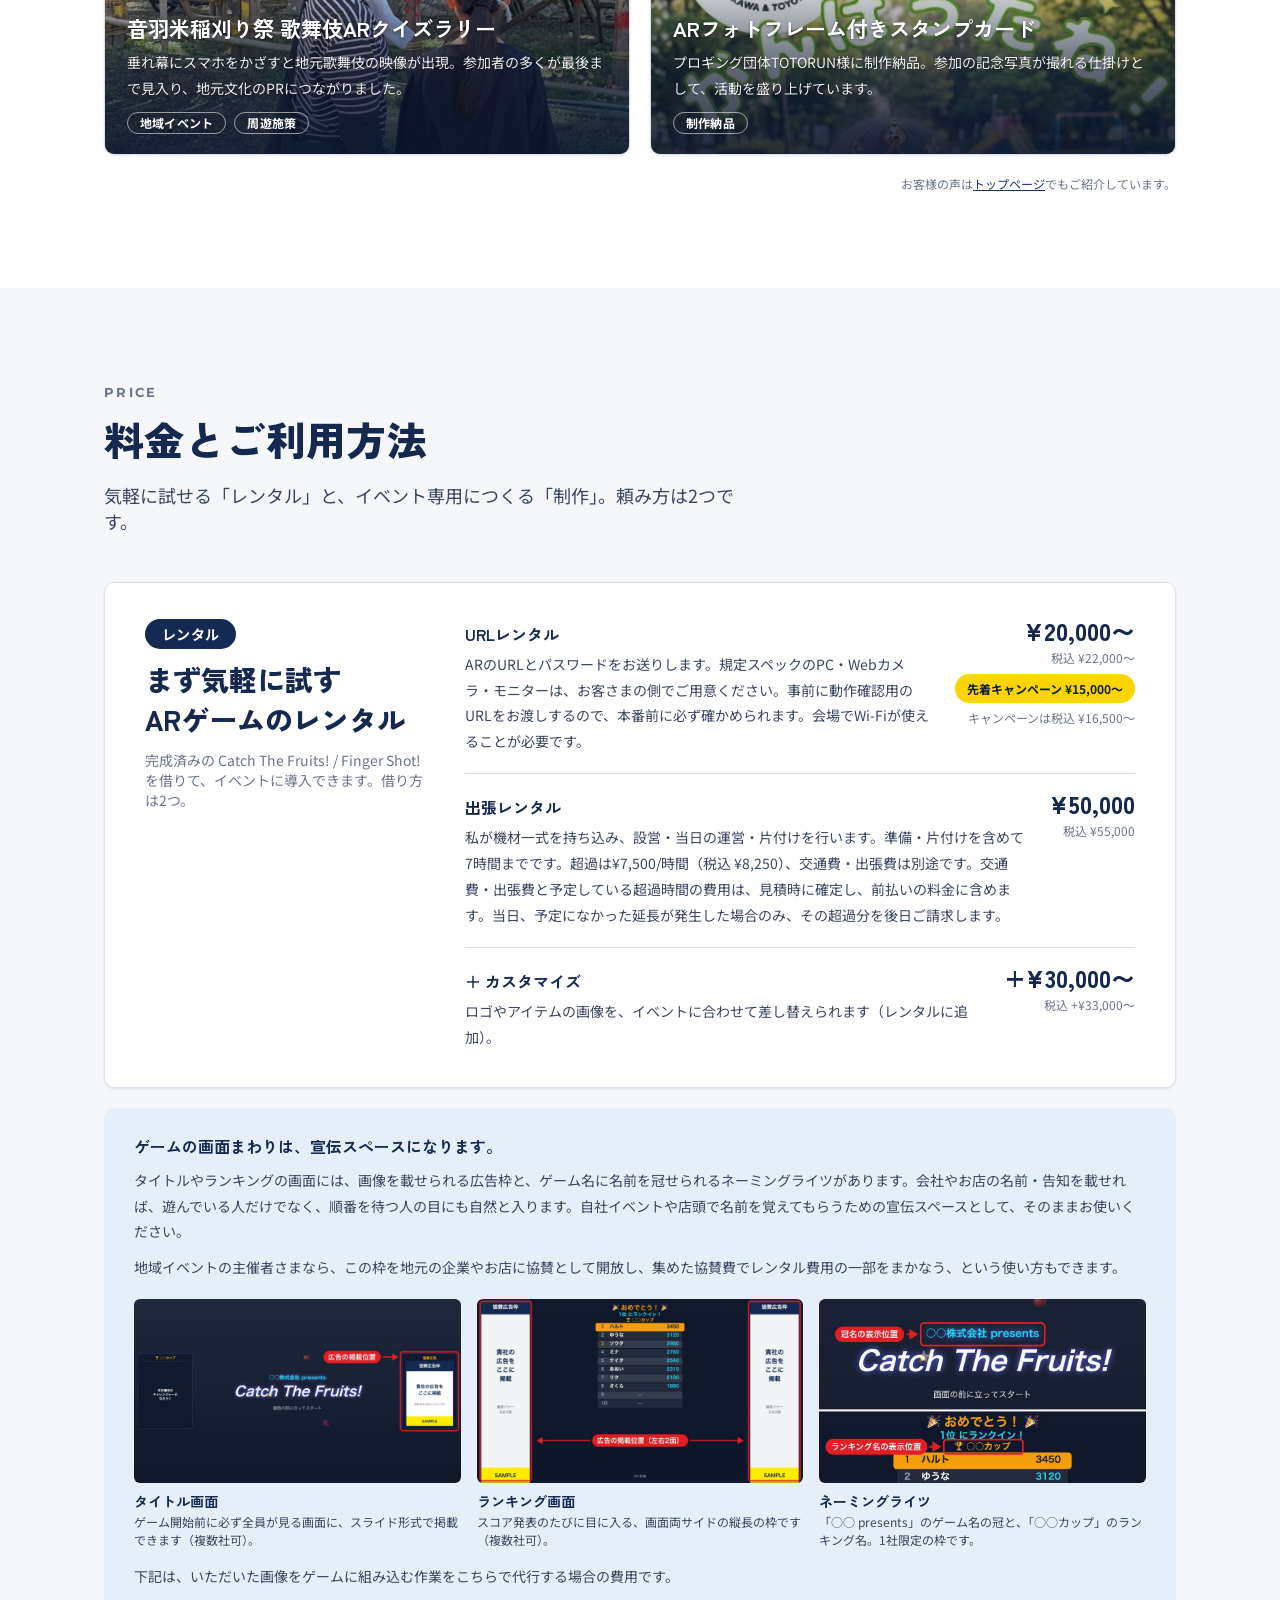
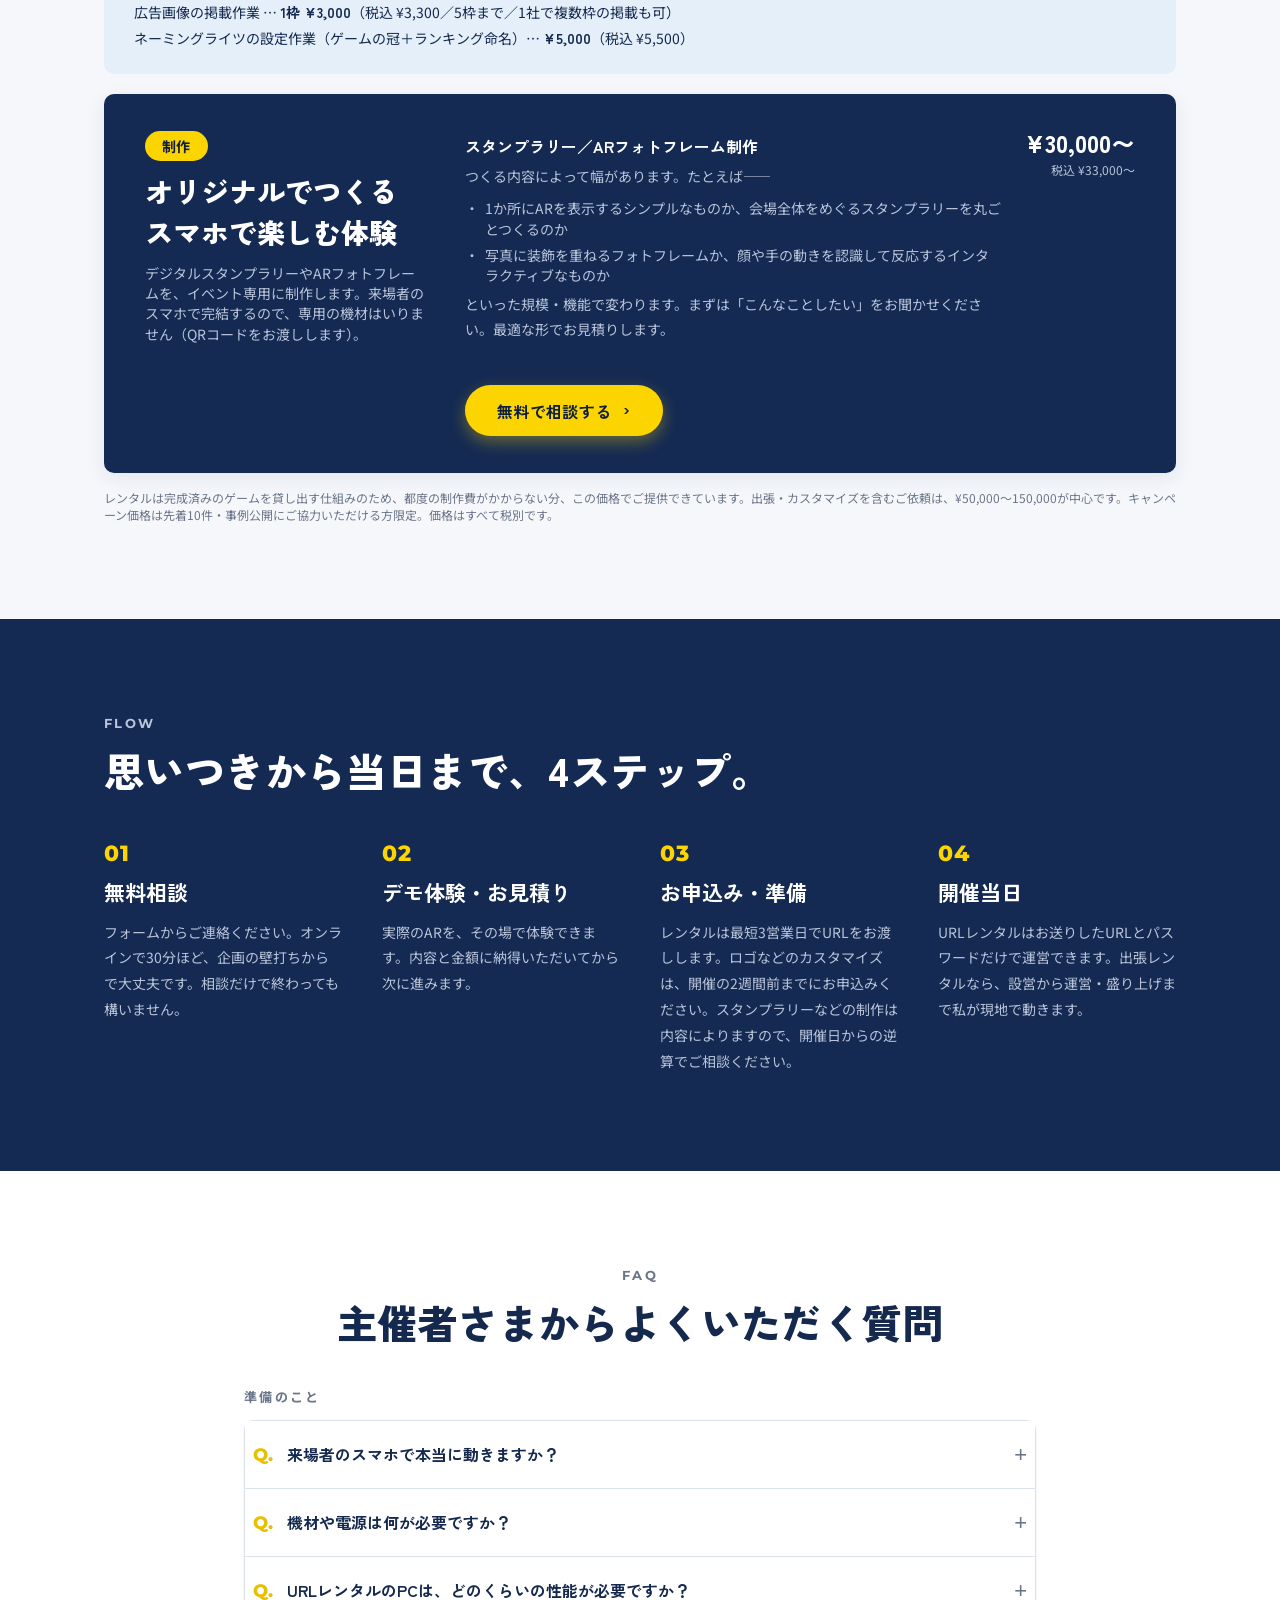
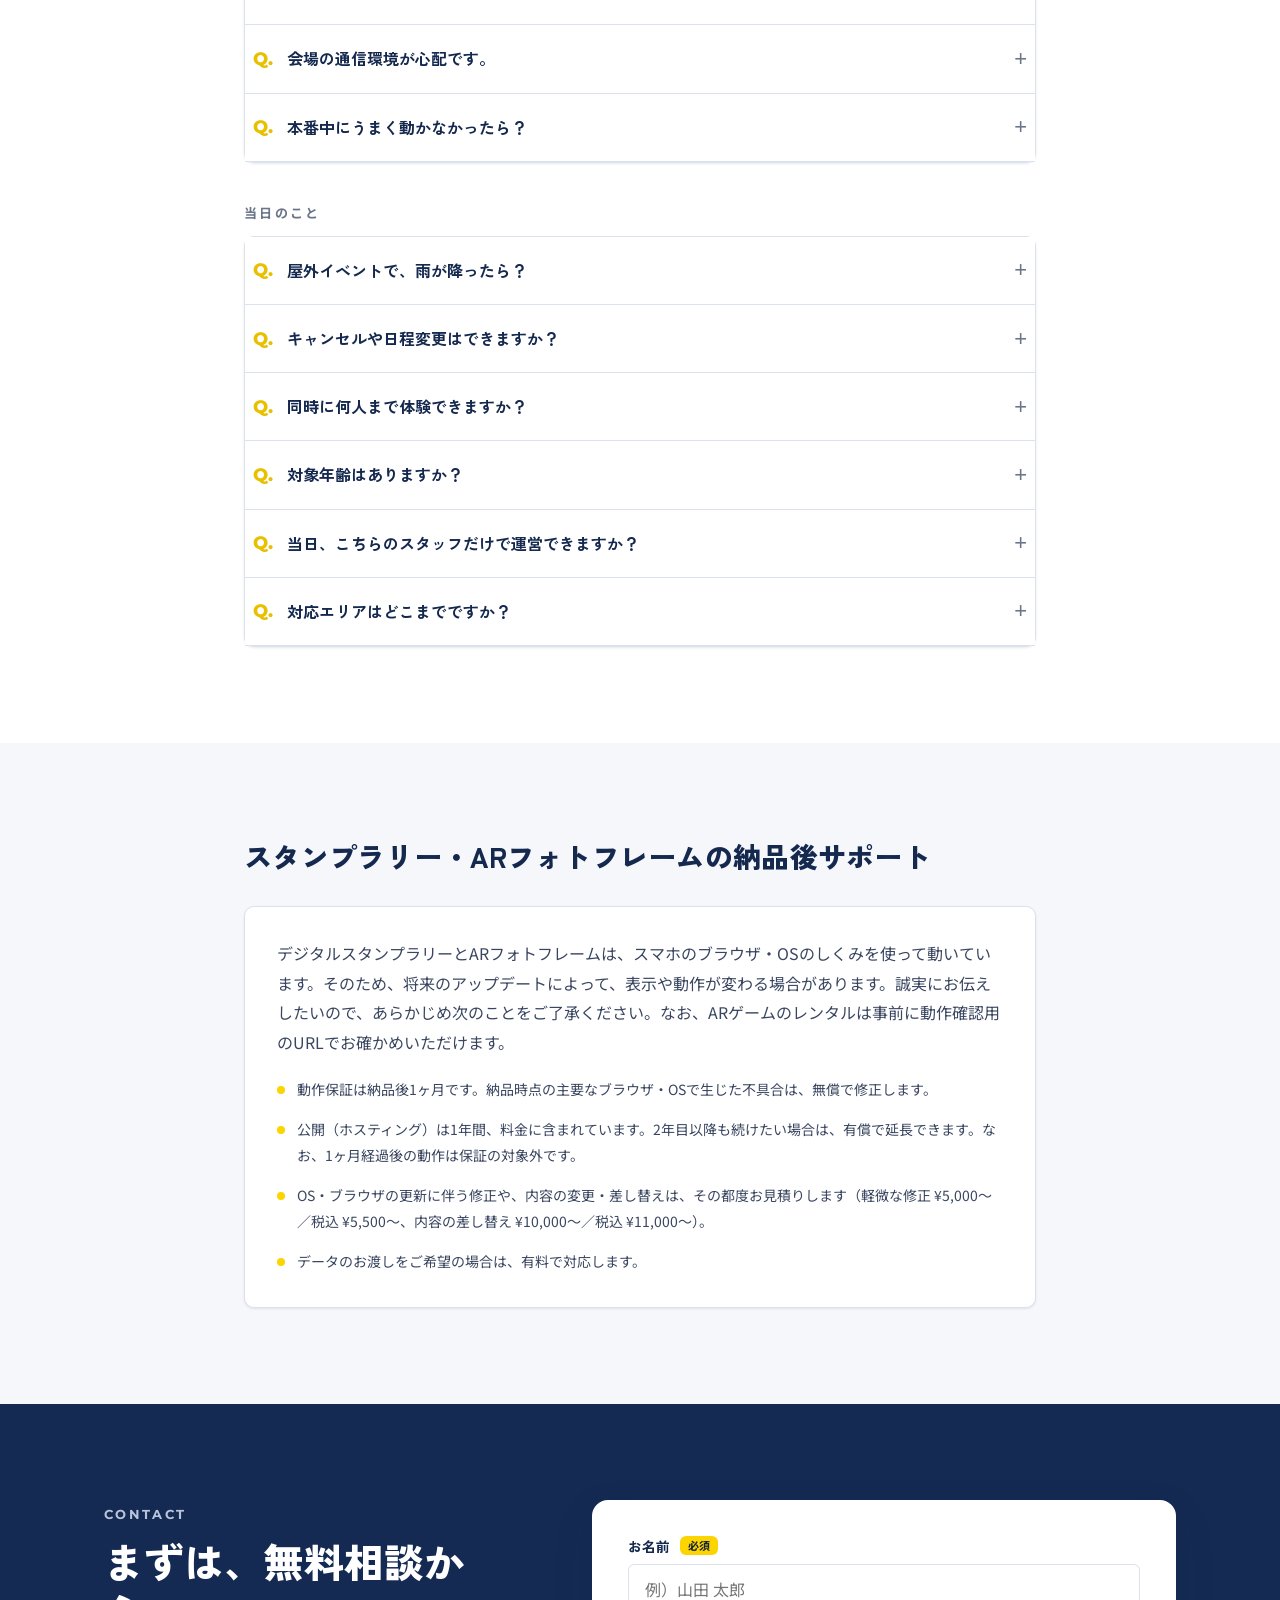
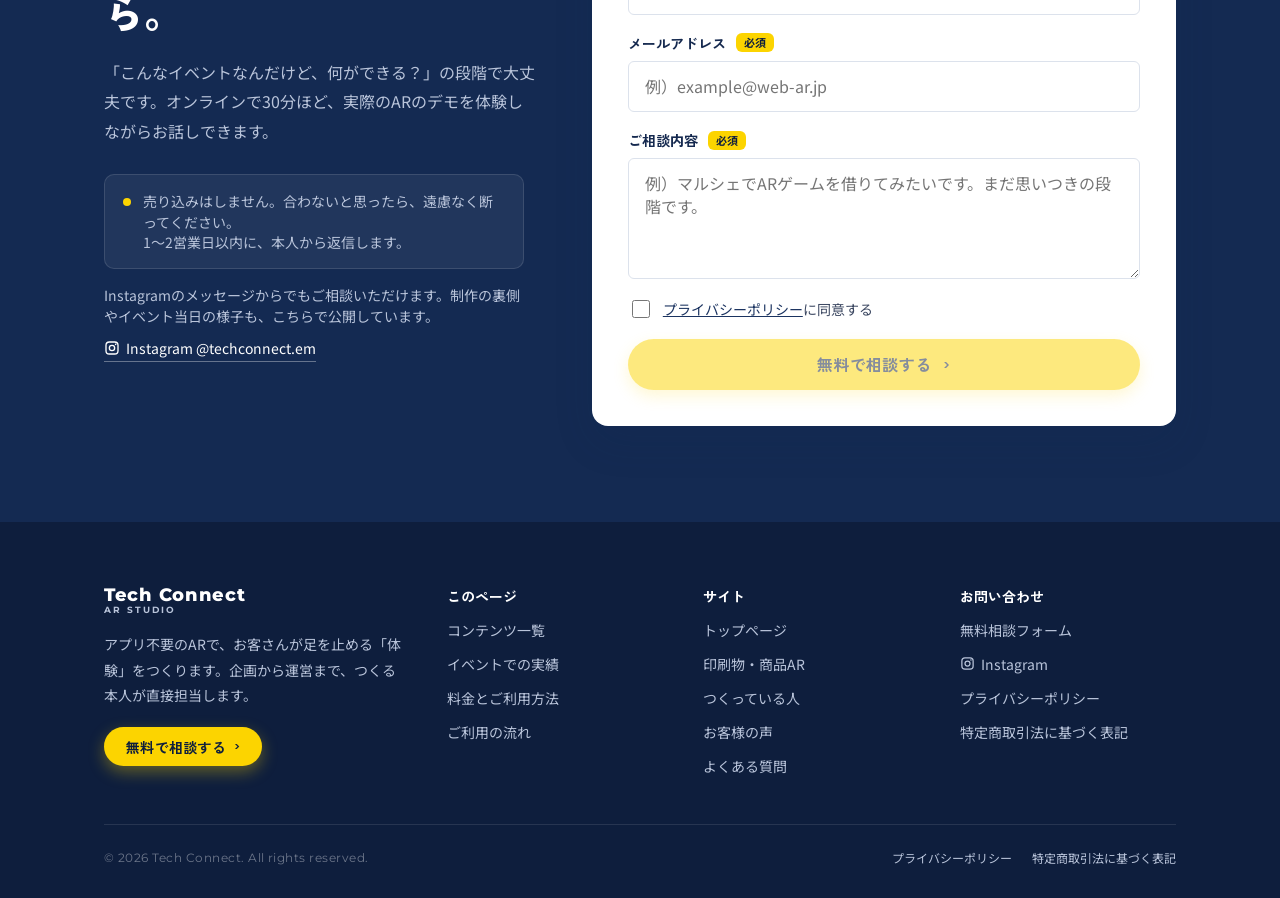
<file: event-ar/index.html>
<!DOCTYPE html>
<html lang="ja">

<head>
    <meta charset="UTF-8">
    <meta name="viewport" content="width=device-width, initial-scale=1.0">

    <!-- Google Analytics 4 — 測定ID設定済み（2026-07-12）。
         早期離脱セッションを取りこぼさないよう head 内で読み込む（2026-09-06 body末尾から移動） -->
    <script async src="https://www.googletagmanager.com/gtag/js?id=G-PQ0NB9M678"></script>
    <script>
        window.dataLayer = window.dataLayer || [];
        function gtag() { dataLayer.push(arguments); }
        gtag('js', new Date());
        gtag('config', 'G-PQ0NB9M678');
    </script>
    <title>ARゲームレンタル・イベントAR｜愛知・東三河｜Tech Connect</title>
    <meta name="description"
        content="来場者のスマホを使わず、会場の画面で遊ぶARゲームをレンタル。機材持込・当日運営も対応。デジタルスタンプラリー・ARフォトフレームはスマホ向けに専用制作。愛知・東三河で無料相談受付中。">

    <!-- Favicon -->
    <link rel="icon" type="image/png" href="/assets/TechConnectロゴ (3).png">

    <link rel="canonical" href="https://techconnect-em.com/event-ar/">

    <!-- OGP Tags -->
    <meta property="og:title" content="イベント・体験AR｜Tech Connect">
    <meta property="og:description" content="来場者のスマホを使わず、会場の画面で遊ぶARゲームをレンタル。機材持込・当日運営も対応。デジタルスタンプラリー・ARフォトフレームはスマホ向けに専用制作。愛知・東三河で無料相談受付中。">
    <meta property="og:type" content="website">
    <meta property="og:url" content="https://techconnect-em.com/event-ar/">
    <meta property="og:site_name" content="Tech Connect">
    <meta property="og:locale" content="ja_JP">
    <meta property="og:image" content="https://techconnect-em.com/assets/ogp-event-ar.png">
    <meta property="og:image:type" content="image/png">
    <meta property="og:image:width" content="1200">
    <meta property="og:image:height" content="630">
    <meta property="og:image:alt" content="「あれ、楽しかったね」と、後から語られるイベントに。 - Tech Connect イベント・体験AR">

    <!-- Twitter Cards -->
    <meta name="twitter:card" content="summary_large_image">
    <meta name="twitter:title" content="イベント・体験AR｜Tech Connect">
    <meta name="twitter:description" content="来場者のスマホを使わず、会場の画面で遊ぶARゲームをレンタル。機材持込・当日運営も対応。デジタルスタンプラリー・ARフォトフレームはスマホ向けに専用制作。愛知・東三河で無料相談受付中。">
    <meta name="twitter:image" content="https://techconnect-em.com/assets/ogp-event-ar.png">
    <meta name="twitter:image:alt" content="「あれ、楽しかったね」と、後から語られるイベントに。 - Tech Connect イベント・体験AR">

    <!-- Fonts (Claude Design canon: Zen Kaku Gothic New + Noto Sans JP + Montserrat) -->
    <link rel="preconnect" href="https://fonts.googleapis.com">
    <link rel="preconnect" href="https://fonts.gstatic.com" crossorigin>
    <link
        href="https://fonts.googleapis.com/css2?family=Zen+Kaku+Gothic+New:wght@500;700;900&family=Noto+Sans+JP:wght@400;500;700&family=Montserrat:wght@600;700;800&display=swap"
        rel="stylesheet">

    <!-- Custom CSS -->
    <link rel="stylesheet" href="/style.css">

    <script type="application/ld+json">
    {
      "@context": "https://schema.org",
      "@graph": [
        {
          "@type": "Service",
          "name": "イベント・体験AR（ARゲームレンタル・スタンプラリー・ARフォトフレーム制作）",
          "provider": { "@type": "Organization", "name": "Tech Connect", "url": "https://techconnect-em.com/" },
          "areaServed": "愛知県東三河（URLレンタル・データ納品は全国対応）",
          "url": "https://techconnect-em.com/event-ar/"
        },
        {
          "@type": "BreadcrumbList",
          "itemListElement": [
            {
              "@type": "ListItem",
              "position": 1,
              "name": "ホーム",
              "item": "https://techconnect-em.com/"
            },
            {
              "@type": "ListItem",
              "position": 2,
              "name": "イベント・体験AR",
              "item": "https://techconnect-em.com/event-ar/"
            }
          ]
        },
        {
          "@type": "FAQPage",
          "@id": "https://techconnect-em.com/event-ar/#faq",
          "mainEntity": [
            {
              "@type": "Question",
              "name": "来場者のスマホで本当に動きますか？",
              "acceptedAnswer": {
                "@type": "Answer",
                "text": "ARゲームは、会場に設置した画面の前で体を動かして遊ぶ仕組みなので、来場者のスマホは不要です。デジタルスタンプラリーやARフォトフレームは、来場者のスマホでQRコードを読み取るだけで始まります。どれも、アプリのインストールは一切要りません。"
              }
            },
            {
              "@type": "Question",
              "name": "機材や電源は何が必要ですか？",
              "acceptedAnswer": {
                "@type": "Answer",
                "text": "URLレンタルでは、規定スペックのPC・モニター・Webカメラと、インターネット回線を主催者さまでご用意いただきます（推奨スペックは、この下の質問にまとめました）。出張レンタルでは、機材一式をこちらで持ち込みます（会場の電源をお借りします）。スタンプラリーやARフォトフレームは、来場者のスマホだけで動くため機材は不要です。"
              }
            },
            {
              "@type": "Question",
              "name": "URLレンタルのPCは、どのくらいの性能が必要ですか？",
              "acceptedAnswer": {
                "@type": "Answer",
                "text": "2021年以降に発売された、標準的なノートPCであれば大丈夫です。目安は次のとおりです。 ・OS：Windows 10 / 11（Apple M1以降のMacでも動作確認済み） ・CPU：Intel Core i5（第11世代以降）または AMD Ryzen 5（5000シリーズ以降） ・メモリ：16GB ・グラフィックス：CPU内蔵のもので大丈夫です（外付けGPUは不要） ・Webカメラ：720p・30fps対応（ノートPC内蔵のカメラでも可） ・ブラウザ：Google Chrome 最新版 これより少し古いPC（目安：Core i5 第10世代・メモリ8GB）でも動きますが、動きの滑らかさが落ちる場合があります。事前に動作確認用のURLをお渡しするので、当日お使いのPCで必ず確かめられます。判断に迷うときは、無料相談でお使いのPCの機種名をお知らせください。"
              }
            },
            {
              "@type": "Question",
              "name": "会場の通信環境が心配です。",
              "acceptedAnswer": {
                "@type": "Answer",
                "text": "URLレンタルでは、会場でインターネット（Wi-Fi）が使えることが必要です。出張レンタルでは、ゲームを入れたPCを持ち込んでインターネットに接続せずに動かすため、会場の通信設備は不要です（電源だけお借りします）。スタンプラリーやARフォトフレームは来場者のスマホ回線で動きます。"
              }
            },
            {
              "@type": "Question",
              "name": "本番中にうまく動かなかったら？",
              "acceptedAnswer": {
                "@type": "Answer",
                "text": "出張レンタルでは私が現地にいるので、その場で対応します。URLレンタルの場合は、メールやチャットでの当日サポートが基本です（お電話は対応できない場合があります）。ただし、会場の機材や通信など環境側に原因がある場合は、その場で解決できないこともあります。事前にお渡しする動作確認用URLを、本番と同じ機材・環境で試しておいていただくことが、いちばん確実な備えです。"
              }
            },
            {
              "@type": "Question",
              "name": "屋外イベントで、雨が降ったら？",
              "acceptedAnswer": {
                "@type": "Answer",
                "text": "機材や掲示物が濡れない場所があれば、運用は可能です。荒天が心配な場合は日程変更を無料で承りますので、お申込み時にご相談ください。"
              }
            },
            {
              "@type": "Question",
              "name": "キャンセルや日程変更はできますか？",
              "acceptedAnswer": {
                "@type": "Answer",
                "text": "日程変更は無料で承ります（1回まで・元の開催日から6ヶ月以内。出張レンタルは日程の空き状況により調整します）。キャンセルの場合は、開催7日前まで無償、6日前〜前々日は料金の50%、前日・当日は100%を申し受けます。"
              }
            },
            {
              "@type": "Question",
              "name": "同時に何人まで体験できますか？",
              "acceptedAnswer": {
                "@type": "Answer",
                "text": "ARゲームは、1人ずつ交代で遊ぶ形式です。周りで見ている方も、画面を一緒に楽しめます。スタンプラリーやARフォトフレームは各自のスマホで動くため、人数の制限はありません。"
              }
            },
            {
              "@type": "Question",
              "name": "対象年齢はありますか？",
              "acceptedAnswer": {
                "@type": "Answer",
                "text": "体を動かせれば、何歳でも遊べます。小さなお子さんは、保護者の方と一緒に楽しんでいただくケースが多いです。"
              }
            },
            {
              "@type": "Question",
              "name": "当日、こちらのスタッフだけで運営できますか？",
              "acceptedAnswer": {
                "@type": "Answer",
                "text": "URLレンタルは、お渡しするURL・パスワードと運営のご案内だけで、主催者さまだけで回せるように設計しています。事前に動作確認用のURLもお渡しします。不安な場合は、設営から運営まで同行する出張レンタルをご利用ください。"
              }
            },
            {
              "@type": "Question",
              "name": "対応エリアはどこまでですか？",
              "acceptedAnswer": {
                "@type": "Answer",
                "text": "拠点は愛知県豊川市です。出張レンタルや対面での打ち合わせは、東三河を中心とした愛知県内が基本です。交通費・出張費は別途お見積りします。遠方への出張もご相談ください。URLレンタルは全国からご利用いただけます。"
              }
            }
          ]
        }
      ]
    }
    </script>
</head>

<body>

    <!-- ============================= Header ============================= -->
    <header class="site-header">
        <div class="site-header__inner">
            <a href="/" class="brand">
                <img class="brand__logo" src="/assets/logo-mark.png" alt="Tech Connect">
                <span class="brand__text">
                    <span class="brand__name">Tech Connect</span>
                    <span class="brand__studio">AR Studio</span>
                </span>
            </a>
            <nav class="site-nav">
                <a href="#menu">コンテンツ一覧</a>
                <a href="#cases">イベントでの実績</a>
                <a href="#price">料金とご利用方法</a>
                <a href="#flow">ご利用の流れ</a>
                <a href="#faq">よくある質問</a>
            </nav>
            <a href="#contact" class="btn btn--primary btn--sm">
                <span>無料で相談する</span>
                <span class="btn__arrow" aria-hidden="true">›</span>
            </a>
        </div>
    </header>

    <main>
        <!-- ============================= Hero ============================= -->
        <section id="top" class="hero hero--navy">
            <div class="hero__grid">
                <div>
                    <nav class="breadcrumb" aria-label="パンくず">
                        <a href="/">ホーム</a><span aria-hidden="true">›</span><span aria-current="page">イベント・体験AR</span>
                    </nav>
                    <p class="hero__pre">イベント・体験AR</p>
                    <h1 class="hero__title hero__title--compact">
                        <span class="hero__title-mark">「あれ、楽しかったね」</span><br>と、後から語られる<br>イベントに。
                    </h1>
                    <p class="hero__lead">
                        その場の盛り上がりだけでなく、写真や口コミで広がる体験を。<br>集客に悩むイベント・お店のための一手です。
                    </p>

                    <div class="hero__features">
                        <div class="feature feature--row feature--invert">
                            <img class="feature__icon" src="/assets/icons/phone.png" alt="">
                            <div class="feature__body">
                                <p class="feature__title">アプリ不要で<br>すぐ体験</p>
                            </div>
                        </div>
                        <div class="feature feature--row feature--invert">
                            <img class="feature__icon" src="/assets/icons/coin-sprout.png" alt="">
                            <div class="feature__body">
                                <p class="feature__title">レンタルは<br>数万円から</p>
                            </div>
                        </div>
                        <div class="feature feature--row feature--invert">
                            <img class="feature__icon" src="/assets/icons/handshake.png" alt="">
                            <div class="feature__body">
                                <p class="feature__title">設営・当日運営も<br>お任せOK</p>
                            </div>
                        </div>
                    </div>

                    <div class="hero__actions">
                        <a href="#contact" class="btn btn--primary btn--lg">
                            <span>無料で相談する</span>
                            <span class="btn__arrow" aria-hidden="true">›</span>
                        </a>
                        <a href="#menu" class="btn btn--ghost btn--lg">
                            <span>体験メニューを見る</span>
                            <span class="btn__arrow" aria-hidden="true">›</span>
                        </a>
                    </div>
                    <p class="hero__note">売り込みはしません。思いつきの段階でもどうぞ。</p>
                </div>

                <div class="hero__media-wrap">
                    <!-- 実写素材が確定したらこの動画を差し替える。Catch The Fruits!はメニュー欄の商品映像と重複するため、ヒーローは別の現場（商業施設サイネージ）を使用 -->
                    <div class="hero__media">
                        <video src="/assets/制作実績/aeonmall-toyokawa-signage-01.mp4"
                            poster="/assets/制作実績/aeonmall-toyokawa-signage-01.jpg"
                            autoplay muted loop playsinline preload="metadata"></video>
                    </div>
                </div>
            </div>
        </section>

        <!-- ============================= Menu ============================= -->
        <section id="menu" class="section section--paper">
            <div class="container">
                <div class="section-heading">
                    <span class="section-heading__eyebrow">Menu</span>
                    <h2 class="section-heading__title section-heading__title--underline">コンテンツ一覧</h2>
                    <p class="section-heading__lead">「イベントで何をしたいか」に合わせて、体験をお選びいただけます。</p>
                </div>

                <!-- ① ARゲーム（実績のある主役。大きく見せる） -->
                <figure class="product-card product-card--row menu-main">
                    <div class="product-card__media product-card__media--duo">
                        <div class="game-tile">
                            <video data-hover-play src="/assets/制作実績/catch-the-fruits-01.mp4"
                                poster="/assets/制作実績/catch-the-fruits-01.jpg"
                                muted loop playsinline preload="none"></video>
                            <span class="game-tile__name">Catch The Fruits!</span>
                        </div>
                        <div class="game-tile game-tile--upper">
                            <img src="/assets/制作実績/finger-shot-01.jpg"
                                alt="イベント会場で、的を狙う指のポーズでFinger Shot!を遊ぶ来場者" loading="lazy">
                            <span class="game-tile__name">Finger Shot!</span>
                        </div>
                    </div>
                    <figcaption class="product-card__body">
                        <span class="tag tag--navy product-card__purpose">イベントの体験コンテンツに</span>
                        <h3 class="product-card__title">ARゲーム</h3>
                        <p class="product-card__text">会場の画面の前で体や手を動かして遊びます。Catch The Fruits! はフルーツをキャッチし、Finger Shot! は指や手の動きで的を狙うゲームです。1人ずつ交代で遊ぶ形式で、来場者のスマホは使いません。どちらもレンタルでご提供します。</p>
                        <dl class="product-card__details">
                            <div>
                                <dt>URLレンタル <span>税別 ¥20,000〜</span></dt>
                                <dd>規定スペックのPC・モニター・Webカメラと、会場のネット回線を主催者さまが用意し、当日の運営を担当します。事前に動作確認用URLをお渡しします。</dd>
                            </div>
                            <div>
                                <dt>出張レンタル <span>税別 ¥50,000・準備・片付けを含めて7時間まで</span></dt>
                                <dd>私が機材を持ち込み、設営・当日運営を担当します。持込PCでオフライン動作するので、会場では電源をご用意ください。交通費・出張費は別途です。</dd>
                            </div>
                        </dl>
                        <p class="product-card__note product-card__links"><a href="#price">超過料金・キャンペーンなどの料金条件</a><a href="#faq">機材・通信のFAQ</a></p>
                    </figcaption>
                </figure>

                <!-- 2つのゲームの紹介リール（縦型・テロップ入り） -->
                <div class="game-reels">
                    <figure class="game-reel">
                        <div class="game-reel__media">
                            <video data-hover-play src="/assets/制作実績/catch-the-fruits-03.mp4"
                                poster="/assets/制作実績/catch-the-fruits-03.jpg"
                                muted loop playsinline preload="none"></video>
                        </div>
                        <figcaption class="game-reel__caption">
                            <span class="game-reel__name">Catch The Fruits!</span>
                            <p class="game-reel__desc">画面に降ってくるフルーツを、体を動かしてキャッチするゲームです。</p>
                        </figcaption>
                    </figure>
                    <figure class="game-reel game-reel--tall">
                        <div class="game-reel__media">
                            <video data-hover-play src="/assets/制作実績/finger-shot-01.mp4"
                                poster="/assets/制作実績/finger-shot-01-poster.jpg"
                                muted loop playsinline preload="none"></video>
                        </div>
                        <figcaption class="game-reel__caption">
                            <span class="game-reel__name">Finger Shot!</span>
                            <p class="game-reel__desc">指鉄砲のかまえで、画面の的を撃ち抜くシューティングです。</p>
                        </figcaption>
                    </figure>
                </div>

                <!-- ② スタンプラリー・ARクイズラリー -->
                <article id="digital-stamp-card" class="stamp-service stamp-service--rally" aria-labelledby="stamp-card-title">
                    <div class="stamp-service__heading">
                        <span class="tag tag--navy">ポップアップイベントの周遊施策に</span>
                        <h3 id="stamp-card-title" class="stamp-service__title">スタンプラリー・<wbr>ARクイズラリー</h3>
                    </div>
                    <div class="stamp-service__intro">
                        <p class="stamp-service__lead">会場をめぐる<br>きっかけをつくる。</p>
                        <p class="stamp-service__text">スタンプを集めたり、映像を見てクイズに答えたり。来場者がブースや会場内のスポットをめぐる企画を、イベントに合わせて制作します。</p>
                        <p class="stamp-service__text">専用アプリは不要です。来場者のスマホで楽しめるデジタルスタンプラリーやARクイズラリーをご相談いただけます。</p>
                    </div>
                    <figure class="rally-video">
                        <video src="/assets/制作実績/otowa-kabuki-01.mp4"
                            poster="/assets/制作実績/otowa-kabuki-01.jpg"
                            width="426" height="720" controls playsinline preload="none" tabindex="0"
                            aria-label="音羽米稲刈り祭のARクイズラリー制作例（42秒・音声なし）">
                            <a href="/assets/制作実績/otowa-kabuki-01.mp4">ARクイズラリーの動画を見る</a>
                        </video>
                        <figcaption class="rally-video__caption">
                            <p><strong>制作例：音羽米稲刈り祭 歌舞伎ARクイズラリー</strong><br>垂れ幕にスマホをかざすと、地元歌舞伎の映像が現れます。映像からクイズの答えを探す仕掛けです。</p>
                            <a href="/assets/制作実績/otowa-kabuki-01.mp4" target="_blank" rel="noopener noreferrer">動画を別画面で見る（42秒・音声なし）</a>
                        </figcaption>
                    </figure>
                    <div class="stamp-service__consult">
                        <div class="stamp-service__preparation">
                            <dl class="stamp-service__details">
                                <div>
                                    <dt>ご相談時に</dt>
                                    <dd>回る場所の候補と、各スポットで紹介したい内容をお聞かせください。写真・イラスト・動画があれば、あわせてご相談いただけます。</dd>
                                </div>
                                <div>
                                    <dt>当日の準備</dt>
                                    <dd>主催者さまには、QRコードや対象の印刷物の掲示、参加案内をお願いします。来場者のスマホ回線で利用するため、PCなどの専用機材は不要です。</dd>
                                </div>
                            </dl>
                            <a href="#price" class="product-card__link">制作料金について <span aria-hidden="true">→</span></a>
                        </div>
                        <a href="#contact" class="btn btn--primary btn--md" aria-label="スタンプラリー・ARクイズラリー制作について無料で相談する">
                            <span>無料で相談する</span><span class="btn__arrow" aria-hidden="true">›</span>
                        </a>
                    </div>
                </article>

                <!-- ③ ARフォトフレーム -->
                <figure class="product-card product-card--row product-card--photo-frame">
                    <div class="product-card__media">
                        <img class="img-pos-upper" src="/assets/制作実績/ar-photo-frame-03.jpg"
                            alt="TOTORUNオリジナルのARフォトフレームで撮影した記念写真" loading="lazy">
                    </div>
                    <figcaption class="product-card__body">
                        <span class="tag tag--navy product-card__purpose">イベントの思い出をオリジナル写真に</span>
                        <h3 class="product-card__title">ARフォトフレーム</h3>
                        <p class="product-card__text">スマホをかざすと画面の中にイベント限定の装飾やキャラクターが現れ、一緒に写真が撮れます。撮った写真はそのままSNSでシェアでき、イベントが終わった後も思い出として残ります。</p>
                        <dl class="product-card__details">
                            <div>
                                <dt>専用制作 <span>税別 ¥30,000〜</span></dt>
                                <dd>イベント専用のフォトフレームを制作し、入口のQRコードをお渡しします。レンタルではなく、来場者のスマホ回線で利用します。PCなどの専用機材は不要です。</dd>
                            </div>
                            <div>
                                <dt>相談時に伺うこと・当日の準備</dt>
                                <dd>入れたいロゴ・イラスト・写真があればお知らせください。素材の有無や希望する動きに合わせて制作範囲を相談します。当日はQRコードの掲示と撮影の案内をご準備ください。</dd>
                            </div>
                        </dl>
                        <p class="product-card__note">写真：TOTORUN様に制作した、ARフォトフレーム付きスタンプカードの撮影例です。</p>
                    </figcaption>
                </figure>

                <p class="menu-closing">ここにないアイデアでも大丈夫です。「こんなことできる？」の段階から、お気軽にご相談ください。</p>
            </div>
        </section>

        <!-- ============================= Case Study ============================= -->
        <section id="cases" class="section section--white">
            <div class="container">
                <div class="section-heading section-heading--left">
                    <span class="section-heading__eyebrow">Case Study</span>
                    <h2 class="section-heading__title">イベントでの実績</h2>
                    <p class="section-heading__lead">実際の現場の様子を、写真と映像でご覧ください。</p>
                </div>

                <!-- TONOカップ２０２６（初のURLレンタル案件）を主役として大きく掲載 -->
                <article class="case-story">
                    <div class="case-story__media">
                        <img src="/assets/制作実績/tono-cup-01.jpg" alt="モニターの前で女の子が画面に手を伸ばし、体を動かしてARゲームを遊ぶ様子" loading="lazy">
                    </div>
                    <div class="case-story__body">
                        <p class="case-story__eyebrow">2026.07 / 長野県伊那市</p>
                        <h3 class="case-story__title">TONOカップ２０２６（株式会社garageTONO様）</h3>
                        <p class="case-story__text">ガレージで開かれた12周年イベントに、ARゲーム「Catch The Fruits!」をURLレンタルでご利用いただきました。パソコン・モニター・Webカメラは主催者様がご用意くださり、こちらからお渡ししたのは専用URLひとつだけです。ヨーヨー釣りの隣に画面を置くと、そこが子どもたちの遊び場になりました。タイトルとランキングには、ネーミングライツで「株式会社garageTONO presents」「TONOカップ２０２６」を設定しています。</p>
                        <div class="case-story__tags">
                            <span class="tag tag--outline tag--sm">URLレンタル</span>
                            <span class="tag tag--outline tag--sm">ネーミングライツ</span>
                            <span class="tag tag--outline tag--sm">周年イベント</span>
                        </div>
                        <blockquote class="case-story__quote">
                            <p>イベント来場の多くの子が遊んで、とても喜んでいました。特に小学校低学年くらいの子に人気で、何度もリピートしていました。直感でプレイできる操作性の良さ。幅広い年齢に楽しんでもらえる難易度。アイテムがかわいらしいデザインで、まわりの大人たちの注目を集めていました。</p>
                            <footer>株式会社garageTONO様 ／ TONOカップ２０２６ ご主催</footer>
                        </blockquote>
                    </div>
                </article>

                <div class="case-story__thumbs">
                    <figure class="case-story__thumb">
                        <img src="/assets/制作実績/tono-cup-02.jpg" alt="モニターの前に集まってARゲームの順番を待つ子どもたち。手前ではヨーヨー釣りも行われている" loading="lazy">
                        <figcaption>1人ずつ交代しながら、体を動かして遊びます。来場者のスマホは使いません。</figcaption>
                    </figure>
                    <figure class="case-story__thumb">
                        <img src="/assets/制作実績/tono-cup-03.jpg" alt="Catch The Fruits! のタイトル画面。冠名「株式会社garageTONO presents」とランキング名「TONOカップ２０２６」の表示箇所を、それぞれ枠で示している" loading="lazy">
                        <figcaption>タイトルとランキング名を、イベントの名前に差し替えたゲーム画面。</figcaption>
                    </figure>
                </div>
                <p class="case-story__credit">写真提供：株式会社garageTONO様（一部、お顔が写っている部分を加工しています）</p>

                <h3 class="case__subhead">そのほかの実績</h3>
                <div class="case__grid case__grid--bento">
                    <!-- イオンモール豊川 サイネージAR（コンテストW受賞 / large） -->
                    <div class="case-card case-card--feature">
                        <div class="case-card__media">
                            <video data-hover-play src="/assets/制作実績/aeonmall-toyokawa-signage-01.mp4"
                                poster="/assets/制作実績/aeonmall-toyokawa-signage-01.jpg"
                                muted loop playsinline preload="none"></video>
                        </div>
                        <div class="case-card__body">
                            <h3 class="case-card__title">サイネージAR体感ゲーム（イオンモール豊川）</h3>
                            <p class="case-card__text">「インタラクティブサイネージコンテスト2026」で最優秀賞とオーディエンス賞をW受賞。400インチのサイネージに映った自分の姿で、最大10人が同時に体を動かして遊ぶARゲームです。</p>
                            <div class="case-card__tags">
                                <span class="tag tag--outline tag--sm">商業施設</span>
                                <span class="tag tag--outline tag--sm">最優秀賞・オーディエンス賞</span>
                            </div>
                        </div>
                    </div>

                    <!-- Catch The Fruits! マルシェ運用 (large) -->
                    <div class="case-card case-card--feature">
                        <div class="case-card__media">
                            <video data-hover-play src="/assets/制作実績/catch-the-fruits-02.mp4"
                                poster="/assets/制作実績/catch-the-fruits-02.jpg"
                                muted loop playsinline preload="none"></video>
                        </div>
                        <div class="case-card__body">
                            <h3 class="case-card__title">Catch The Fruits!（マルシェ）</h3>
                            <p class="case-card__text">画面の前で果物をキャッチするARゲームをマルシェで運用。順番を待つ列そのものが、ブースの賑わいになりました。</p>
                            <div class="case-card__tags">
                                <span class="tag tag--outline tag--sm">マルシェ</span>
                                <span class="tag tag--outline tag--sm">レンタル</span>
                            </div>
                        </div>
                    </div>

                    <!-- 音羽 歌舞伎ARクイズラリー (wide) -->
                    <div class="case-card case-card--wide">
                        <div class="case-card__media">
                            <video data-hover-play src="/assets/制作実績/otowa-kabuki-01.mp4"
                                poster="/assets/制作実績/otowa-kabuki-01.jpg"
                                muted loop playsinline preload="none"></video>
                        </div>
                        <div class="case-card__body">
                            <h3 class="case-card__title">音羽米稲刈り祭 歌舞伎ARクイズラリー</h3>
                            <p class="case-card__text">垂れ幕にスマホをかざすと地元歌舞伎の映像が出現。参加者の多くが最後まで見入り、地元文化のPRにつながりました。</p>
                            <div class="case-card__tags">
                                <span class="tag tag--outline tag--sm">地域イベント</span>
                                <span class="tag tag--outline tag--sm">周遊施策</span>
                            </div>
                        </div>
                    </div>

                    <!-- TOTORUN ARフォトフレーム (wide) -->
                    <div class="case-card case-card--wide">
                        <div class="case-card__media">
                            <img class="img-pos-upper" src="/assets/制作実績/ar-photo-frame-03.jpg" alt="TOTORUNオリジナルのARフォトフレームで撮影した記念写真" loading="lazy">
                        </div>
                        <div class="case-card__body">
                            <h3 class="case-card__title">ARフォトフレーム付きスタンプカード</h3>
                            <p class="case-card__text">プロギング団体TOTORUN様に制作納品。参加の記念写真が撮れる仕掛けとして、活動を盛り上げています。</p>
                            <div class="case-card__tags">
                                <span class="tag tag--outline tag--sm">制作納品</span>
                            </div>
                        </div>
                    </div>
                </div>

                <p class="case__note">お客様の声は<a href="/#voice">トップページ</a>でもご紹介しています。</p>
            </div>
        </section>

        <!-- ============================= Price ============================= -->
        <section id="price" class="section section--paper">
            <div class="container">
                <div class="section-heading section-heading--left">
                    <span class="section-heading__eyebrow">Price</span>
                    <h2 class="section-heading__title">料金とご利用方法</h2>
                    <p class="section-heading__lead">気軽に試せる「レンタル」と、イベント専用につくる「制作」。頼み方は2つです。</p>
                </div>

                <div class="plan-list">
                    <!-- レンタル：ARゲーム -->
                    <div class="plan">
                        <div class="plan__head">
                            <span class="tag tag--navy">レンタル</span>
                            <h3 class="plan__name">まず気軽に試す<br>ARゲームのレンタル</h3>
                            <p class="plan__catch">完成済みの Catch The Fruits! / Finger Shot! を借りて、イベントに導入できます。借り方は2つ。</p>
                        </div>
                        <div class="plan__rows">
                            <div class="plan-row">
                                <div class="plan-row__main">
                                    <p class="plan-row__name">URLレンタル</p>
                                    <p class="plan-row__desc">ARのURLとパスワードをお送りします。規定スペックのPC・Webカメラ・モニターは、お客さまの側でご用意ください。事前に動作確認用のURLをお渡しするので、本番前に必ず確かめられます。会場でWi-Fiが使えることが必要です。</p>
                                </div>
                                <div class="plan-row__amount">
                                    <span class="plan-row__price">¥20,000〜</span>
                                    <span class="plan-row__tax">税込 ¥22,000〜</span>
                                    <span class="product-card__campaign">先着キャンペーン ¥15,000〜</span>
                                    <span class="plan-row__tax">キャンペーンは税込 ¥16,500〜</span>
                                </div>
                            </div>
                            <div class="plan-row">
                                <div class="plan-row__main">
                                    <p class="plan-row__name">出張レンタル</p>
                                    <p class="plan-row__desc">私が機材一式を持ち込み、設営・当日の運営・片付けを行います。準備・片付けを含めて7時間までです。超過は¥7,500/時間（税込 ¥8,250）、交通費・出張費は別途です。交通費・出張費と予定している超過時間の費用は、見積時に確定し、前払いの料金に含めます。当日、予定になかった延長が発生した場合のみ、その超過分を後日ご請求します。</p>
                                </div>
                                <div class="plan-row__amount">
                                    <span class="plan-row__price">¥50,000</span>
                                    <span class="plan-row__tax">税込 ¥55,000</span>
                                </div>
                            </div>
                            <div class="plan-row">
                                <div class="plan-row__main">
                                    <p class="plan-row__name">＋ カスタマイズ</p>
                                    <p class="plan-row__desc">ロゴやアイテムの画像を、イベントに合わせて差し替えられます（レンタルに追加）。</p>
                                </div>
                                <div class="plan-row__amount">
                                    <span class="plan-row__price">+¥30,000〜</span>
                                    <span class="plan-row__tax">税込 +¥33,000〜</span>
                                </div>
                            </div>
                        </div>
                    </div>

                    <!-- 宣伝・協賛の差し込み（独立セクションにせず、レンタルの直後に小さく。自社宣伝が主・協賛が従） -->
                    <aside class="sponsor-note">
                        <h3 class="sponsor-note__title">ゲームの画面まわりは、宣伝スペースになります。</h3>
                        <p class="sponsor-note__text">タイトルやランキングの画面には、画像を載せられる広告枠と、ゲーム名に名前を冠せられるネーミングライツがあります。会社やお店の名前・告知を載せれば、遊んでいる人だけでなく、順番を待つ人の目にも自然と入ります。自社イベントや店頭で名前を覚えてもらうための宣伝スペースとして、そのままお使いください。</p>
                        <p class="sponsor-note__text">地域イベントの主催者さまなら、この枠を地元の企業やお店に協賛として開放し、集めた協賛費でレンタル費用の一部をまかなう、という使い方もできます。</p>
                        <div class="sponsor-note__shots">
                            <figure class="sponsor-shot">
                                <button type="button" class="sponsor-shot__zoom" aria-label="画像を拡大表示">
                                    <img src="/assets/sponsor-title-ad-01.jpg" alt="ゲームのタイトル画面。右側の協賛広告パネルの掲載位置を赤枠と矢印で示している" loading="lazy">
                                </button>
                                <figcaption class="sponsor-shot__caption"><strong>タイトル画面</strong>ゲーム開始前に必ず全員が見る画面に、スライド形式で掲載できます（複数社可）。</figcaption>
                            </figure>
                            <figure class="sponsor-shot">
                                <button type="button" class="sponsor-shot__zoom" aria-label="画像を拡大表示">
                                    <img src="/assets/sponsor-ranking-ad-01.jpg" alt="ランキング画面。画面左右の縦長の協賛広告枠（2面）の掲載位置を赤枠と矢印で示している" loading="lazy">
                                </button>
                                <figcaption class="sponsor-shot__caption"><strong>ランキング画面</strong>スコア発表のたびに目に入る、画面両サイドの縦長の枠です（複数社可）。</figcaption>
                            </figure>
                            <figure class="sponsor-shot">
                                <button type="button" class="sponsor-shot__zoom" aria-label="画像を拡大表示">
                                    <img src="/assets/sponsor-naming-01.jpg" alt="上段はタイトル画面の「○○株式会社 presents」の冠名、下段はランキング画面の「○○カップ」のランキング名。それぞれの表示位置を赤枠と矢印で示している" loading="lazy">
                                </button>
                                <figcaption class="sponsor-shot__caption"><strong>ネーミングライツ</strong>「○○ presents」のゲーム名の冠と、「○○カップ」のランキング名。1社限定の枠です。</figcaption>
                            </figure>
                        </div>
                        <p class="sponsor-note__text">下記は、いただいた画像をゲームに組み込む作業をこちらで代行する場合の費用です。</p>
                        <ul class="sponsor-note__list">
                            <li>広告画像の掲載作業 … <strong>1枠 ¥3,000</strong>（税込 ¥3,300／5枠まで／1社で複数枠の掲載も可）</li>
                            <li>ネーミングライツの設定作業（ゲームの冠＋ランキング命名）… <strong>¥5,000</strong>（税込 ¥5,500）</li>
                        </ul>
                    </aside>

                    <!-- 制作：スマホで楽しむ体験 -->
                    <div class="plan plan--featured">
                        <div class="plan__head">
                            <span class="tag tag--yellow">制作</span>
                            <h3 class="plan__name">オリジナルでつくる<br>スマホで楽しむ体験</h3>
                            <p class="plan__catch">デジタルスタンプラリーやARフォトフレームを、イベント専用に制作します。来場者のスマホで完結するので、専用の機材はいりません（QRコードをお渡しします）。</p>
                        </div>
                        <div class="plan__rows">
                            <div class="plan-row">
                                <div class="plan-row__main">
                                    <p class="plan-row__name">スタンプラリー／ARフォトフレーム制作</p>
                                    <p class="plan-row__desc">つくる内容によって幅があります。たとえば——</p>
                                    <ul class="plan-row__points">
                                        <li>1か所にARを表示するシンプルなものか、会場全体をめぐるスタンプラリーを丸ごとつくるのか</li>
                                        <li>写真に装飾を重ねるフォトフレームか、顔や手の動きを認識して反応するインタラクティブなものか</li>
                                    </ul>
                                    <p class="plan-row__desc">といった規模・機能で変わります。まずは「こんなことしたい」をお聞かせください。最適な形でお見積りします。</p>
                                </div>
                                <div class="plan-row__amount">
                                    <span class="plan-row__price">¥30,000〜</span>
                                    <span class="plan-row__tax">税込 ¥33,000〜</span>
                                </div>
                            </div>
                            <div class="plan__cta">
                                <a href="#contact" class="btn btn--primary btn--md">
                                    <span>無料で相談する</span>
                                    <span class="btn__arrow" aria-hidden="true">›</span>
                                </a>
                            </div>
                        </div>
                    </div>
                </div>

                <p class="price__note">レンタルは完成済みのゲームを貸し出す仕組みのため、都度の制作費がかからない分、この価格でご提供できています。出張・カスタマイズを含むご依頼は、¥50,000〜150,000が中心です。キャンペーン価格は先着10件・事例公開にご協力いただける方限定。価格はすべて税別です。</p>
            </div>
        </section>

        <!-- ============================= Flow ============================= -->
        <section id="flow" class="section section--navy">
            <div class="container">
                <div class="section-heading section-heading--left section-heading--invert">
                    <span class="section-heading__eyebrow">Flow</span>
                    <h2 class="section-heading__title">思いつきから当日まで、4ステップ。</h2>
                </div>
                <div class="flow__grid">
                    <div class="flow-step">
                        <span class="flow-step__num" aria-hidden="true">01</span>
                        <h3 class="flow-step__title">無料相談</h3>
                        <p class="flow-step__text">フォームからご連絡ください。オンラインで30分ほど、企画の壁打ちからで大丈夫です。相談だけで終わっても構いません。</p>
                    </div>
                    <div class="flow-step">
                        <span class="flow-step__num" aria-hidden="true">02</span>
                        <h3 class="flow-step__title">デモ体験・お見積り</h3>
                        <p class="flow-step__text">実際のARを、その場で体験できます。内容と金額に納得いただいてから次に進みます。</p>
                    </div>
                    <div class="flow-step">
                        <span class="flow-step__num" aria-hidden="true">03</span>
                        <h3 class="flow-step__title">お申込み・準備</h3>
                        <p class="flow-step__text">レンタルは最短3営業日でURLをお渡しします。ロゴなどのカスタマイズは、開催の2週間前までにお申込みください。スタンプラリーなどの制作は内容によりますので、開催日からの逆算でご相談ください。</p>
                    </div>
                    <div class="flow-step">
                        <span class="flow-step__num" aria-hidden="true">04</span>
                        <h3 class="flow-step__title">開催当日</h3>
                        <p class="flow-step__text">URLレンタルはお送りしたURLとパスワードだけで運営できます。出張レンタルなら、設営から運営・盛り上げまで私が現地で動きます。</p>
                    </div>
                </div>
            </div>
        </section>

        <!-- ============================= FAQ ============================= -->
        <section id="faq" class="section section--white">
            <div class="container faq__container">
                <div class="section-heading">
                    <span class="section-heading__eyebrow">FAQ</span>
                    <h2 class="section-heading__title">主催者さまからよくいただく質問</h2>
                </div>
                <div class="faq__list">
                    <p class="faq__group-title">準備のこと</p>
                    <div class="card card--pad-none">
                        <div class="faq-item">
                            <button type="button" class="faq-item__q" aria-expanded="false">
                                <span class="faq-item__qmark" aria-hidden="true">Q.</span>
                                <span class="faq-item__qtext">来場者のスマホで本当に動きますか？</span>
                                <span class="faq-item__toggle" aria-hidden="true">+</span>
                            </button>
                            <div class="faq-item__a">
                                <div class="faq-item__a-inner">
                                    <div class="faq-item__a-row">
                                        <span class="faq-item__amark" aria-hidden="true">A.</span>
                                        <p class="faq-item__atext">ARゲームは、会場に設置した画面の前で体を動かして遊ぶ仕組みなので、来場者のスマホは不要です。デジタルスタンプラリーやARフォトフレームは、来場者のスマホでQRコードを読み取るだけで始まります。どれも、アプリのインストールは一切要りません。</p>
                                    </div>
                                </div>
                            </div>
                        </div>

                        <div class="faq-item">
                            <button type="button" class="faq-item__q" aria-expanded="false">
                                <span class="faq-item__qmark" aria-hidden="true">Q.</span>
                                <span class="faq-item__qtext">機材や電源は何が必要ですか？</span>
                                <span class="faq-item__toggle" aria-hidden="true">+</span>
                            </button>
                            <div class="faq-item__a">
                                <div class="faq-item__a-inner">
                                    <div class="faq-item__a-row">
                                        <span class="faq-item__amark" aria-hidden="true">A.</span>
                                        <p class="faq-item__atext">URLレンタルでは、規定スペックのPC・モニター・Webカメラと、インターネット回線を主催者さまでご用意いただきます（推奨スペックは、この下の質問にまとめました）。出張レンタルでは、機材一式をこちらで持ち込みます（会場の電源をお借りします）。スタンプラリーやARフォトフレームは、来場者のスマホだけで動くため機材は不要です。</p>
                                    </div>
                                </div>
                            </div>
                        </div>

                        <div class="faq-item">
                            <button type="button" class="faq-item__q" aria-expanded="false">
                                <span class="faq-item__qmark" aria-hidden="true">Q.</span>
                                <span class="faq-item__qtext">URLレンタルのPCは、どのくらいの性能が必要ですか？</span>
                                <span class="faq-item__toggle" aria-hidden="true">+</span>
                            </button>
                            <div class="faq-item__a">
                                <div class="faq-item__a-inner">
                                    <div class="faq-item__a-row">
                                        <span class="faq-item__amark" aria-hidden="true">A.</span>
                                        <div class="faq-item__abody">
                                            <p>2021年以降に発売された、標準的なノートPCであれば大丈夫です。目安は次のとおりです。</p>
                                            <ul class="faq-item__alist">
                                                <li><strong>OS</strong>：Windows 10 / 11（Apple M1以降のMacでも動作確認済み）</li>
                                                <li><strong>CPU</strong>：Intel Core i5（第11世代以降）または AMD Ryzen 5（5000シリーズ以降）</li>
                                                <li><strong>メモリ</strong>：16GB</li>
                                                <li><strong>グラフィックス</strong>：CPU内蔵のもので大丈夫です（外付けGPUは不要）</li>
                                                <li><strong>Webカメラ</strong>：720p・30fps対応（ノートPC内蔵のカメラでも可）</li>
                                                <li><strong>ブラウザ</strong>：Google Chrome 最新版</li>
                                            </ul>
                                            <p>これより少し古いPC（目安：Core i5 第10世代・メモリ8GB）でも動きますが、動きの滑らかさが落ちる場合があります。事前に動作確認用のURLをお渡しするので、当日お使いのPCで必ず確かめられます。判断に迷うときは、無料相談でお使いのPCの機種名をお知らせください。</p>
                                        </div>
                                    </div>
                                </div>
                            </div>
                        </div>

                        <div class="faq-item">
                            <button type="button" class="faq-item__q" aria-expanded="false">
                                <span class="faq-item__qmark" aria-hidden="true">Q.</span>
                                <span class="faq-item__qtext">会場の通信環境が心配です。</span>
                                <span class="faq-item__toggle" aria-hidden="true">+</span>
                            </button>
                            <div class="faq-item__a">
                                <div class="faq-item__a-inner">
                                    <div class="faq-item__a-row">
                                        <span class="faq-item__amark" aria-hidden="true">A.</span>
                                        <p class="faq-item__atext">URLレンタルでは、会場でインターネット（Wi-Fi）が使えることが必要です。出張レンタルでは、ゲームを入れたPCを持ち込んでインターネットに接続せずに動かすため、会場の通信設備は不要です（電源だけお借りします）。スタンプラリーやARフォトフレームは来場者のスマホ回線で動きます。</p>
                                    </div>
                                </div>
                            </div>
                        </div>

                        <div class="faq-item">
                            <button type="button" class="faq-item__q" aria-expanded="false">
                                <span class="faq-item__qmark" aria-hidden="true">Q.</span>
                                <span class="faq-item__qtext">本番中にうまく動かなかったら？</span>
                                <span class="faq-item__toggle" aria-hidden="true">+</span>
                            </button>
                            <div class="faq-item__a">
                                <div class="faq-item__a-inner">
                                    <div class="faq-item__a-row">
                                        <span class="faq-item__amark" aria-hidden="true">A.</span>
                                        <p class="faq-item__atext">出張レンタルでは私が現地にいるので、その場で対応します。URLレンタルの場合は、メールやチャットでの当日サポートが基本です（お電話は対応できない場合があります）。ただし、会場の機材や通信など環境側に原因がある場合は、その場で解決できないこともあります。事前にお渡しする動作確認用URLを、本番と同じ機材・環境で試しておいていただくことが、いちばん確実な備えです。</p>
                                    </div>
                                </div>
                            </div>
                        </div>
                    </div>

                    <p class="faq__group-title">当日のこと</p>
                    <div class="card card--pad-none">
                        <div class="faq-item">
                            <button type="button" class="faq-item__q" aria-expanded="false">
                                <span class="faq-item__qmark" aria-hidden="true">Q.</span>
                                <span class="faq-item__qtext">屋外イベントで、雨が降ったら？</span>
                                <span class="faq-item__toggle" aria-hidden="true">+</span>
                            </button>
                            <div class="faq-item__a">
                                <div class="faq-item__a-inner">
                                    <div class="faq-item__a-row">
                                        <span class="faq-item__amark" aria-hidden="true">A.</span>
                                        <p class="faq-item__atext">機材や掲示物が濡れない場所があれば、運用は可能です。荒天が心配な場合は日程変更を無料で承りますので、お申込み時にご相談ください。</p>
                                    </div>
                                </div>
                            </div>
                        </div>

                        <div class="faq-item">
                            <button type="button" class="faq-item__q" aria-expanded="false">
                                <span class="faq-item__qmark" aria-hidden="true">Q.</span>
                                <span class="faq-item__qtext">キャンセルや日程変更はできますか？</span>
                                <span class="faq-item__toggle" aria-hidden="true">+</span>
                            </button>
                            <div class="faq-item__a">
                                <div class="faq-item__a-inner">
                                    <div class="faq-item__a-row">
                                        <span class="faq-item__amark" aria-hidden="true">A.</span>
                                        <p class="faq-item__atext">日程変更は無料で承ります（1回まで・元の開催日から6ヶ月以内。出張レンタルは日程の空き状況により調整します）。キャンセルの場合は、開催7日前まで無償、6日前〜前々日は料金の50%、前日・当日は100%を申し受けます。</p>
                                    </div>
                                </div>
                            </div>
                        </div>

                        <div class="faq-item">
                            <button type="button" class="faq-item__q" aria-expanded="false">
                                <span class="faq-item__qmark" aria-hidden="true">Q.</span>
                                <span class="faq-item__qtext">同時に何人まで体験できますか？</span>
                                <span class="faq-item__toggle" aria-hidden="true">+</span>
                            </button>
                            <div class="faq-item__a">
                                <div class="faq-item__a-inner">
                                    <div class="faq-item__a-row">
                                        <span class="faq-item__amark" aria-hidden="true">A.</span>
                                        <p class="faq-item__atext">ARゲームは、1人ずつ交代で遊ぶ形式です。周りで見ている方も、画面を一緒に楽しめます。スタンプラリーやARフォトフレームは各自のスマホで動くため、人数の制限はありません。</p>
                                    </div>
                                </div>
                            </div>
                        </div>

                        <div class="faq-item">
                            <button type="button" class="faq-item__q" aria-expanded="false">
                                <span class="faq-item__qmark" aria-hidden="true">Q.</span>
                                <span class="faq-item__qtext">対象年齢はありますか？</span>
                                <span class="faq-item__toggle" aria-hidden="true">+</span>
                            </button>
                            <div class="faq-item__a">
                                <div class="faq-item__a-inner">
                                    <div class="faq-item__a-row">
                                        <span class="faq-item__amark" aria-hidden="true">A.</span>
                                        <p class="faq-item__atext">体を動かせれば、何歳でも遊べます。小さなお子さんは、保護者の方と一緒に楽しんでいただくケースが多いです。</p>
                                    </div>
                                </div>
                            </div>
                        </div>

                        <div class="faq-item">
                            <button type="button" class="faq-item__q" aria-expanded="false">
                                <span class="faq-item__qmark" aria-hidden="true">Q.</span>
                                <span class="faq-item__qtext">当日、こちらのスタッフだけで運営できますか？</span>
                                <span class="faq-item__toggle" aria-hidden="true">+</span>
                            </button>
                            <div class="faq-item__a">
                                <div class="faq-item__a-inner">
                                    <div class="faq-item__a-row">
                                        <span class="faq-item__amark" aria-hidden="true">A.</span>
                                        <p class="faq-item__atext">URLレンタルは、お渡しするURL・パスワードと運営のご案内だけで、主催者さまだけで回せるように設計しています。事前に動作確認用のURLもお渡しします。不安な場合は、設営から運営まで同行する出張レンタルをご利用ください。</p>
                                    </div>
                                </div>
                            </div>
                        </div>

                        <div class="faq-item">
                            <button type="button" class="faq-item__q" aria-expanded="false">
                                <span class="faq-item__qmark" aria-hidden="true">Q.</span>
                                <span class="faq-item__qtext">対応エリアはどこまでですか？</span>
                                <span class="faq-item__toggle" aria-hidden="true">+</span>
                            </button>
                            <div class="faq-item__a">
                                <div class="faq-item__a-inner">
                                    <div class="faq-item__a-row">
                                        <span class="faq-item__amark" aria-hidden="true">A.</span>
                                        <p class="faq-item__atext">拠点は愛知県豊川市です。出張レンタルや対面での打ち合わせは、東三河を中心とした愛知県内が基本です。交通費・出張費は別途お見積りします。遠方への出張もご相談ください。URLレンタルは全国からご利用いただけます。</p>
                                    </div>
                                </div>
                            </div>
                        </div>
                    </div>
                </div>
            </div>
        </section>

        <!-- ============================= Notice ============================= -->
        <section id="notice" class="section section--paper">
            <div class="container notice__container">
                <div class="section-heading section-heading--left">
                    <h2 class="section-heading__title section-heading__title--sm">スタンプラリー・ARフォトフレームの納品後サポート</h2>
                </div>
                <div class="card card--pad-lg notice__card">
                    <p class="notice__intro">デジタルスタンプラリーとARフォトフレームは、スマホのブラウザ・OSのしくみを使って動いています。そのため、将来のアップデートによって、表示や動作が変わる場合があります。誠実にお伝えしたいので、あらかじめ次のことをご了承ください。なお、ARゲームのレンタルは事前に動作確認用のURLでお確かめいただけます。</p>
                    <ul class="notice-list">
                        <li>動作保証は納品後1ヶ月です。納品時点の主要なブラウザ・OSで生じた不具合は、無償で修正します。</li>
                        <li>公開（ホスティング）は1年間、料金に含まれています。2年目以降も続けたい場合は、有償で延長できます。なお、1ヶ月経過後の動作は保証の対象外です。</li>
                        <li>OS・ブラウザの更新に伴う修正や、内容の変更・差し替えは、その都度お見積りします（軽微な修正 ¥5,000〜／税込 ¥5,500〜、内容の差し替え ¥10,000〜／税込 ¥11,000〜）。</li>
                        <li>データのお渡しをご希望の場合は、有料で対応します。</li>
                    </ul>
                </div>
            </div>
        </section>

        <!-- ============================= Contact ============================= -->
        <section id="contact" class="section section--navy">
            <div class="container contact__grid">
                <div>
                    <span class="contact__eyebrow">Contact</span>
                    <h2 class="contact__title">まずは、無料相談から。</h2>
                    <p class="contact__lead">
                        「こんなイベントなんだけど、何ができる？」の段階で大丈夫です。オンラインで30分ほど、実際のARのデモを体験しながらお話しできます。
                    </p>
                    <div class="contact__note">
                        <span class="contact__note-dot" aria-hidden="true"></span>
                        <p>売り込みはしません。合わないと思ったら、遠慮なく断ってください。<br>1〜2営業日以内に、本人から返信します。</p>
                    </div>
                    <p class="contact__alt">
                        Instagramのメッセージからでもご相談いただけます。制作の裏側やイベント当日の様子も、こちらで公開しています。
                        <a class="contact__alt-link" href="https://www.instagram.com/techconnect.em/" target="_blank" rel="noopener noreferrer">
                            <svg width="16" height="16" viewBox="0 0 24 24" fill="none" aria-hidden="true">
                                <rect x="3" y="3" width="18" height="18" rx="5" stroke="currentColor" stroke-width="2" />
                                <circle cx="12" cy="12" r="4" stroke="currentColor" stroke-width="2" />
                                <circle cx="17.5" cy="6.5" r="1.25" fill="currentColor" />
                            </svg>
                            <span>Instagram @techconnect.em</span>
                        </a>
                    </p>
                </div>

                <div class="contact__card">
                    <!-- Netlify Forms: data-netlify + honeypot. Submitted via JS for in-page success. -->
                    <form id="contact-form" name="contact" method="POST" data-netlify="true"
                        netlify-honeypot="bot-field" class="contact__form">
                        <input type="hidden" name="form-name" value="contact">
                        <input type="hidden" name="流入ページ" value="イベント・体験AR">
                        <p class="hp-field">
                            <label>この欄は記入しないでください: <input name="bot-field"></label>
                        </p>

                        <div class="field">
                            <label class="field__label" for="c-name">
                                <span class="field__label-text">お名前</span>
                                <span class="field__badge field__badge--required">必須</span>
                            </label>
                            <input class="input" id="c-name" name="お名前" placeholder="例）山田 太郎" required>
                        </div>

                        <div class="field">
                            <label class="field__label" for="c-mail">
                                <span class="field__label-text">メールアドレス</span>
                                <span class="field__badge field__badge--required">必須</span>
                            </label>
                            <input class="input" id="c-mail" name="メールアドレス" type="email"
                                placeholder="例）example@web-ar.jp" required>
                        </div>

                        <div class="field">
                            <label class="field__label" for="c-msg">
                                <span class="field__label-text">ご相談内容</span>
                                <span class="field__badge field__badge--required">必須</span>
                            </label>
                            <textarea class="input" id="c-msg" name="ご相談内容" rows="4"
                                placeholder="例）マルシェでARゲームを借りてみたいです。まだ思いつきの段階です。" required></textarea>
                        </div>

                        <label class="form-agree">
                            <input type="checkbox" id="c-agree" name="プライバシーポリシー同意" value="同意する" required>
                            <span><a href="#" class="form-agree__link" data-modal="privacyModal">プライバシーポリシー</a>に同意する</span>
                        </label>

                        <button type="submit" id="c-submit" class="btn btn--primary btn--full is-disabled" disabled>
                            <span>無料で相談する</span>
                            <span class="btn__arrow" aria-hidden="true">›</span>
                        </button>

                        <p id="contact-error" class="form-error is-hidden" role="alert">送信できませんでした。お手数ですが、時間をおいてもう一度お試しください。</p>
                    </form>

                    <div id="contact-success" class="contact__success is-hidden">
                        <img src="/assets/icons/shield-check.png" alt="">
                        <h3>送信しました</h3>
                        <p>ご相談ありがとうございます。担当者より2営業日以内にご連絡いたします。</p>
                    </div>
                </div>
            </div>
        </section>
    </main>

    <!-- ============================= Privacy Policy Modal ============================= -->
    <div id="privacyModal" class="ar-popup is-hidden" role="dialog" aria-modal="true" aria-labelledby="privacyTitle">
        <div class="ar-popup__panel ar-popup__panel--text">
            <div class="ar-popup__head">
                <h2 id="privacyTitle" class="ar-popup__title">プライバシーポリシー</h2>
                <button type="button" class="ar-popup__close" data-modal-close aria-label="閉じる">
                    <svg width="20" height="20" viewBox="0 0 24 24" fill="none" aria-hidden="true">
                        <path d="M6 18L18 6M6 6l12 12" stroke="currentColor" stroke-width="2" stroke-linecap="round" />
                    </svg>
                </button>
            </div>
            <div class="ar-popup__content legal">
                <p>当方は、お客様の個人情報の重要性を認識し、以下の通りプライバシーポリシーを定めます。</p>
                <h3>1. 個人情報の収集</h3>
                <p>当方は、お問い合わせやサービス提供の過程で、お名前、メールアドレス、電話番号等の個人情報を収集する場合があります。</p>
                <h3>2. 利用目的</h3>
                <p>収集した個人情報は、以下の目的で利用いたします。</p>
                <ul>
                    <li>お問い合わせへの回答</li>
                    <li>サービスの提供およびご案内</li>
                    <li>サービス改善のための分析</li>
                </ul>
                <h3>3. 第三者への提供</h3>
                <p>当方は、法令に基づく場合を除き、お客様の同意なく個人情報を第三者に提供することはありません。</p>
                <h3>4. 安全管理</h3>
                <p>当方は、個人情報の漏洩、滅失、毀損を防止するために適切な安全管理措置を講じます。</p>
                <h3>5. お問い合わせ</h3>
                <p>個人情報の取り扱いに関するお問い合わせは、当サイトのお問い合わせフォームよりご連絡ください。</p>
            </div>
            <div class="ar-popup__foot">
                <button type="button" class="btn btn--primary btn--sm" data-modal-close><span>閉じる</span></button>
            </div>
        </div>
    </div>

    <!-- ============================= 特定商取引法 Modal ============================= -->
    <div id="tokushohoModal" class="ar-popup is-hidden" role="dialog" aria-modal="true" aria-labelledby="tokushohoTitle">
        <div class="ar-popup__panel ar-popup__panel--text">
            <div class="ar-popup__head">
                <h2 id="tokushohoTitle" class="ar-popup__title">特定商取引法に基づく表記</h2>
                <button type="button" class="ar-popup__close" data-modal-close aria-label="閉じる">
                    <svg width="20" height="20" viewBox="0 0 24 24" fill="none" aria-hidden="true">
                        <path d="M6 18L18 6M6 6l12 12" stroke="currentColor" stroke-width="2" stroke-linecap="round" />
                    </svg>
                </button>
            </div>
            <div class="ar-popup__content">
                <table class="legal-table">
                    <tbody>
                        <tr><th>販売業者</th><td>Tech Connect</td></tr>
                        <tr><th>運営統括責任者</th><td>水野 真治</td></tr>
                        <tr><th>所在地</th><td>請求があり次第提供致しますので、必要な方はお問合せください。</td></tr>
                        <tr><th>電話番号</th><td>請求があり次第提供致しますので、必要な方はお問合せください。</td></tr>
                        <tr><th>メールアドレス</th><td>shindy.emotion@gmail.com</td></tr>
                        <tr><th>販売価格</th><td>サイトに表示された金額（税別）。消費税を別途申し受けます</td></tr>
                        <tr><th>商品代金以外の必要料金</th><td>インターネット接続料金、通信料金</td></tr>
                        <tr><th>お支払方法</th><td>クレジットカード決済、銀行振込</td></tr>
                        <tr><th>お支払時期</th><td>イベント向けレンタルは原則前払い（お申込み後に請求書を発行し、ご入金確認後に納品します）。制作サービスは納品後にご請求します。お支払い時期のご事情には個別に対応します。</td></tr>
                        <tr><th>引渡し時期</th><td>制作完了後、メールまたはダウンロード形式にて納品</td></tr>
                        <tr><th>返品・交換</th><td>デジタルコンテンツの性質上、返品・返金はお受けしておりません。</td></tr>
                        <tr><th>キャンセル</th><td>イベント向けレンタルは、開催7日前まで無償、6日前〜前々日は料金の50%、前日・当日は100%を申し受けます。日程変更は無料でご相談いただけます。</td></tr>
                    </tbody>
                </table>
            </div>
            <div class="ar-popup__foot">
                <button type="button" class="btn btn--primary btn--sm" data-modal-close><span>閉じる</span></button>
            </div>
        </div>
    </div>

    <!-- ============================= Footer ============================= -->
    <footer class="site-footer">
        <div class="container">
            <div class="site-footer__top">
                <div class="site-footer__brand">
                    <span class="brand__text">
                        <span class="brand__name">Tech Connect</span>
                        <span class="brand__studio">AR Studio</span>
                    </span>
                    <p class="site-footer__tagline">アプリ不要のARで、お客さんが足を止める「体験」をつくります。企画から運営まで、つくる本人が直接担当します。</p>
                    <a href="#contact" class="btn btn--primary btn--sm">
                        <span>無料で相談する</span>
                        <span class="btn__arrow" aria-hidden="true">›</span>
                    </a>
                </div>
                <nav class="footer-col">
                    <span class="footer-col__title">このページ</span>
                    <a href="#menu">コンテンツ一覧</a>
                    <a href="#cases">イベントでの実績</a>
                    <a href="#price">料金とご利用方法</a>
                    <a href="#flow">ご利用の流れ</a>
                </nav>
                <nav class="footer-col">
                    <span class="footer-col__title">サイト</span>
                    <a href="/">トップページ</a>
                    <a href="/print-ar/">印刷物・商品AR</a>
                    <a href="/#about">つくっている人</a>
                    <a href="/#voice">お客様の声</a>
                    <a href="/#faq">よくある質問</a>
                </nav>
                <nav class="footer-col">
                    <span class="footer-col__title">お問い合わせ</span>
                    <a href="#contact">無料相談フォーム</a>
                    <a class="footer-col__ig" href="https://www.instagram.com/techconnect.em/" target="_blank" rel="noopener noreferrer">
                        <svg width="15" height="15" viewBox="0 0 24 24" fill="none" aria-hidden="true">
                            <rect x="3" y="3" width="18" height="18" rx="5" stroke="currentColor" stroke-width="2" />
                            <circle cx="12" cy="12" r="4" stroke="currentColor" stroke-width="2" />
                            <circle cx="17.5" cy="6.5" r="1.25" fill="currentColor" />
                        </svg>
                        <span>Instagram</span>
                    </a>
                    <a href="#" data-modal="privacyModal">プライバシーポリシー</a>
                    <a href="#" data-modal="tokushohoModal">特定商取引法に基づく表記</a>
                </nav>
            </div>
            <div class="site-footer__bottom">
                <span class="site-footer__copy">© 2026 Tech Connect. All rights reserved.</span>
                <span class="site-footer__legal">
                    <a href="#" data-modal="privacyModal">プライバシーポリシー</a>
                    <a href="#" data-modal="tokushohoModal">特定商取引法に基づく表記</a>
                </span>
            </div>
        </div>
    </footer>

    <!-- ============================= 画像の拡大表示 ============================= -->
    <div class="img-lightbox is-hidden" id="img-lightbox" role="dialog" aria-modal="true" aria-label="画像の拡大表示">
        <button type="button" class="img-lightbox__close" aria-label="閉じる">&times;</button>
        <img alt="">
    </div>

    <!-- ============================= Scripts ============================= -->
    <script>
        // --- FAQ accordion -------------------------------------------------
        document.querySelectorAll('.faq-item__q').forEach((btn) => {
            btn.addEventListener('click', () => {
                const item = btn.closest('.faq-item');
                const open = item.classList.toggle('is-open');
                btn.setAttribute('aria-expanded', open ? 'true' : 'false');
            });
        });

        // --- Product / case card: play video on hover -----------------------
        // タッチ端末（hoverなし）は、画面に入ったときだけ自動再生する
        (function () {
            const videos = document.querySelectorAll('video[data-hover-play]');
            if (window.matchMedia('(hover: hover)').matches) {
                videos.forEach((v) => {
                    const card = v.closest('.case-card, .product-card, .game-reel');
                    if (!card) return;
                    card.addEventListener('mouseenter', () => { v.play().catch(() => {}); });
                    card.addEventListener('mouseleave', () => { v.pause(); });
                });
                return;
            }
            const io = new IntersectionObserver((entries) => {
                entries.forEach((en) => {
                    if (en.isIntersecting) en.target.play().catch(() => {});
                    else en.target.pause();
                });
            }, { threshold: 0.4 });
            videos.forEach((v) => io.observe(v));
        })();

        // --- Contact form: enable on agree + AJAX submit (Netlify) ---------
        (function () {
            const form = document.getElementById('contact-form');
            if (!form) return;

            const agree = document.getElementById('c-agree');
            const submit = document.getElementById('c-submit');
            const success = document.getElementById('contact-success');
            const errorNote = document.getElementById('contact-error');

            const LEAD_FLAG = 'tc_lead_sent'; // 1セッションにつきCVは1回まで、の印
            // form_startはGA4の拡張計測に任せる（手動送信すると二重計測になる）。

            agree.addEventListener('change', () => {
                const on = agree.checked;
                submit.disabled = !on;
                submit.classList.toggle('is-disabled', !on);
            });

            form.addEventListener('submit', async (e) => {
                e.preventDefault();
                if (!agree.checked) return;
                if (submit.disabled) return; // 二重クリック・二重送信のガード

                // ハニーポットに値が入っていればボット。送信もCV計測もしない
                const hp = form.querySelector('[name="bot-field"]');
                if (hp && hp.value.trim() !== '') return;

                submit.disabled = true;
                submit.classList.add('is-disabled');
                errorNote.classList.add('is-hidden');

                const body = new URLSearchParams(new FormData(form)).toString();
                let ok = false;
                try {
                    const res = await fetch('/', {
                        method: 'POST',
                        headers: { 'Content-Type': 'application/x-www-form-urlencoded' },
                        body
                    });
                    ok = res.status >= 200 && res.status < 300;
                } catch (_) {
                    ok = false; // 通信エラー（オフライン等）も失敗として扱う
                }

                if (!ok) {
                    errorNote.classList.remove('is-hidden');
                    submit.disabled = false;
                    submit.classList.remove('is-disabled');
                    return;
                }

                form.classList.add('is-hidden');
                success.classList.remove('is-hidden');
                success.scrollIntoView({ behavior: 'smooth', block: 'center' });

                // GA4: 問い合わせ送信成功をコンバージョンとして計測（1セッション1回まで）
                let already = false;
                try { already = sessionStorage.getItem(LEAD_FLAG) === '1'; } catch (_) {}
                if (already) return;
                try { sessionStorage.setItem(LEAD_FLAG, '1'); } catch (_) {}

                if (typeof window.gtag === 'function') {
                    const src = form.querySelector('[name="流入ページ"]');
                    window.gtag('event', 'generate_lead', {
                        form_id: 'contact-form',
                        page_path: location.pathname,
                        lead_source_page: src ? src.value : ''
                    });
                }
            });
        })();

        // --- Modals (プライバシーポリシー / 特定商取引法) -------------------
        (function () {
            const openModal = (modal) => {
                if (!modal) return;
                modal.classList.remove('is-hidden');
                requestAnimationFrame(() => modal.classList.add('is-open'));
                document.body.style.overflow = 'hidden';
            };
            const closeModal = (modal) => {
                if (!modal) return;
                modal.classList.remove('is-open');
                setTimeout(() => modal.classList.add('is-hidden'), 250);
                document.body.style.overflow = '';
            };

            document.querySelectorAll('[data-modal]').forEach((btn) => {
                btn.addEventListener('click', (e) => {
                    e.preventDefault();
                    openModal(document.getElementById(btn.getAttribute('data-modal')));
                });
            });

            document.querySelectorAll('.ar-popup').forEach((modal) => {
                modal.addEventListener('click', (e) => {
                    if (e.target === modal || e.target.closest('[data-modal-close]')) closeModal(modal);
                });
            });

            document.addEventListener('keydown', (e) => {
                if (e.key === 'Escape') document.querySelectorAll('.ar-popup.is-open').forEach(closeModal);
            });
        })();

        // --- 協賛スクショ: クリックで拡大表示 --------------------------------
        (function () {
            const box = document.getElementById('img-lightbox');
            if (!box) return;
            const big = box.querySelector('img');
            let lastFocus = null;

            const open = (img) => {
                lastFocus = document.activeElement;
                big.src = img.currentSrc || img.src;
                big.alt = img.alt;
                box.classList.remove('is-hidden');
                requestAnimationFrame(() => box.classList.add('is-open'));
                document.body.style.overflow = 'hidden';
                box.querySelector('.img-lightbox__close').focus();
            };
            const close = () => {
                box.classList.remove('is-open');
                setTimeout(() => { box.classList.add('is-hidden'); big.removeAttribute('src'); }, 250);
                document.body.style.overflow = '';
                if (lastFocus) lastFocus.focus();
            };

            document.querySelectorAll('.sponsor-shot__zoom').forEach((btn) => {
                btn.addEventListener('click', () => open(btn.querySelector('img')));
            });
            box.addEventListener('click', close);
            document.addEventListener('keydown', (e) => {
                if (e.key === 'Escape' && !box.classList.contains('is-hidden')) close();
            });
        })();
    </script>

</body>

</html>
</file>
<file: style.css>
/* =====================================================================
   Tech Connect — WebAR Landing (2026 renewal)
   Claude Design「Tech Connect WebAR Design System」を素のHTML/CSSへ忠実移植。
   トークン → ベース → コンポーネント → ページセクション → レスポンシブ の順。
   ===================================================================== */

/* ---------------------------------------------------------------------
   1. Design tokens
   --------------------------------------------------------------------- */
:root {
  /* ---- Color: base palette ---- */
  --navy-900: #0E1E3D;
  --navy-800: #142A52;
  --navy-700: #1B3360;
  --navy-600: #294a85;

  --yellow-500: #FCD400;
  --yellow-400: #FFDE2E;
  --yellow-600: #E8C000;

  --sky-500: #6BA8DE;
  --sky-300: #A9CDEC;
  --sky-100: #E4EFF9;

  --green-600: #5E8C61;
  --green-500: #6F9D72;
  --green-800: #2E4B33;

  --white: #FFFFFF;
  --paper: #F5F7FB;
  --paper-2: #ECF0F7;
  --line: #DCE2EC;

  --ink-900: #15294F;
  --ink-700: #3A4660;
  --ink-500: #6B7589;
  --ink-300: #9AA3B4;

  --success: #2E9E6B;
  --danger:  #D9534F;

  /* ---- Color: semantic aliases ---- */
  --brand-primary: var(--navy-800);
  --brand-accent: var(--yellow-500);

  --bg-page: var(--paper);
  --bg-section: var(--white);
  --bg-section-alt: var(--paper-2);
  --bg-invert: var(--navy-800);
  --surface-card: var(--white);
  --surface-sky: var(--sky-100);

  --text-heading: var(--ink-900);
  --text-body: var(--ink-700);
  --text-muted: var(--ink-500);
  --text-on-dark: var(--white);
  --text-on-dark-muted: #B9C4DA;

  --border-default: var(--line);
  --border-strong: var(--navy-800);

  --cta-bg: var(--yellow-500);
  --cta-bg-hover: var(--yellow-400);
  --cta-bg-active: var(--yellow-600);
  --cta-ink: var(--navy-900);

  --accent-category-a: var(--navy-700);
  --accent-category-b: var(--green-600);

  /* ---- Typography ---- */
  --font-display: 'Zen Kaku Gothic New', 'Noto Sans JP', system-ui, sans-serif;
  --font-body: 'Noto Sans JP', system-ui, sans-serif;
  --font-eyebrow: 'Montserrat', 'Noto Sans JP', system-ui, sans-serif;

  --fw-regular: 400;
  --fw-medium: 500;
  --fw-bold: 700;
  --fw-black: 900;

  --fs-display: 56px;
  --fs-h1: 40px;
  --fs-h2: 28px;
  --fs-h3: 21px;
  --fs-lead: 18px;
  --fs-body: 16px;
  --fs-sm: 14px;
  --fs-xs: 12px;
  --fs-eyebrow: 13px;

  --lh-tight: 1.25;
  --lh-snug: 1.45;
  --lh-body: 1.85;

  --ls-display: 0.01em;
  --ls-body: 0.02em;
  --ls-eyebrow: 0.18em;

  /* ---- Spacing ---- */
  --space-1: 4px;
  --space-2: 8px;
  --space-3: 12px;
  --space-4: 16px;
  --space-5: 24px;
  --space-6: 32px;
  --space-7: 48px;
  --space-8: 64px;
  --space-9: 96px;
  --space-10: 128px;

  --section-pad-y: 96px;
  --container-max: 1120px;
  --container-pad-x: 24px;

  /* ---- Radius ---- */
  --radius-sm: 6px;
  --radius-md: 10px;
  --radius-lg: 16px;
  --radius-pill: 999px;

  /* ---- Shadows ---- */
  --shadow-sm: 0 1px 3px rgba(20, 42, 82, 0.06), 0 1px 2px rgba(20, 42, 82, 0.04);
  --shadow-md: 0 6px 20px rgba(20, 42, 82, 0.08);
  --shadow-lg: 0 16px 40px rgba(20, 42, 82, 0.12);
  --shadow-cta: 0 6px 16px rgba(252, 212, 0, 0.35);

  /* ---- Motion ---- */
  --ease-out: cubic-bezier(0.22, 1, 0.36, 1);
  --ease-in-out: cubic-bezier(0.65, 0, 0.35, 1);
  --dur-fast: 140ms;
  --dur-base: 240ms;
  --dur-slow: 420ms;
}

/* ---------------------------------------------------------------------
   2. Base
   --------------------------------------------------------------------- */
* { box-sizing: border-box; }

html { scroll-behavior: smooth; }

body {
  margin: 0;
  background: var(--paper);
  font-family: var(--font-body);
  color: var(--text-body);
  -webkit-font-smoothing: antialiased;
  text-rendering: optimizeLegibility;
}

a { color: inherit; }
img, video { display: block; max-width: 100%; }

/* ---------------------------------------------------------------------
   3. Layout helpers
   --------------------------------------------------------------------- */
.container {
  max-width: var(--container-max);
  margin: 0 auto;
  padding: 0 var(--container-pad-x);
}
.section { padding: var(--section-pad-y) 0; }
.section--paper { background: var(--paper); }
.section--white { background: var(--white); }
.section--navy  { background: var(--navy-800); }

/* ---------------------------------------------------------------------
   4. Button
   --------------------------------------------------------------------- */
.btn {
  display: inline-flex;
  align-items: center;
  justify-content: center;
  gap: 12px;
  padding: 15px 30px;
  font-family: var(--font-display);
  font-weight: var(--fw-bold);
  font-size: var(--fs-body);
  line-height: 1;
  letter-spacing: var(--ls-body);
  border-radius: var(--radius-pill);
  text-decoration: none;
  cursor: pointer;
  border: 2px solid transparent;
  transition: transform var(--dur-fast) var(--ease-out),
              filter var(--dur-fast) var(--ease-out),
              box-shadow var(--dur-fast) var(--ease-out);
}
.btn--sm { padding: 10px 20px; font-size: var(--fs-sm); gap: 8px; }
.btn--md { padding: 15px 30px; font-size: var(--fs-body); gap: 12px; }
.btn--lg { padding: 19px 40px; font-size: var(--fs-lead); gap: 14px; }

.btn--primary {
  background: var(--cta-bg);
  color: var(--cta-ink);
  border-color: transparent;
  box-shadow: var(--shadow-cta);
}
.btn--secondary {
  background: var(--white);
  color: var(--navy-800);
  border-color: var(--navy-800);
}
.btn--ghost {
  background: transparent;
  color: var(--navy-800);
  border-color: var(--border-default);
}
.btn--full { display: flex; width: 100%; }

.btn:not([disabled]):not(.is-disabled):hover {
  filter: brightness(1.04);
  transform: translateY(-2px);
}
.btn:not([disabled]):not(.is-disabled):active {
  transform: translateY(0) scale(0.98);
}
.btn[disabled], .btn.is-disabled {
  opacity: 0.5;
  cursor: not-allowed;
}
.btn__arrow { font-size: 1.05em; line-height: 1; transform: translateY(-1px); }

/* ---------------------------------------------------------------------
   5. Tag
   --------------------------------------------------------------------- */
.tag {
  display: inline-flex;
  align-items: center;
  padding: 7px 16px;
  font-family: var(--font-body);
  font-weight: var(--fw-bold);
  font-size: var(--fs-sm);
  line-height: 1;
  letter-spacing: var(--ls-body);
  border-radius: var(--radius-pill);
  border: 1px solid transparent;
  white-space: nowrap;
}
.tag--sm { padding: 4px 12px; font-size: var(--fs-xs); }
.tag--navy   { background: var(--navy-800);  color: #fff; }
.tag--green  { background: var(--green-600); color: #fff; }
.tag--yellow { background: var(--yellow-500); color: var(--navy-900); }
.tag--sky    { background: var(--sky-100);   color: var(--navy-800); }
.tag--outline { background: transparent; color: var(--ink-700); border-color: var(--border-default); }

/* ---------------------------------------------------------------------
   6. Section heading
   --------------------------------------------------------------------- */
.section-heading {
  display: flex;
  flex-direction: column;
  align-items: center;
  text-align: center;
  gap: 14px;
}
.section-heading--left { align-items: flex-start; text-align: left; }

.section-heading__eyebrow {
  font-family: var(--font-eyebrow);
  font-weight: 700;
  font-size: var(--fs-eyebrow);
  letter-spacing: var(--ls-eyebrow);
  text-transform: uppercase;
  color: var(--text-muted);
}
.section-heading__title {
  margin: 0;
  font-family: var(--font-display);
  font-weight: var(--fw-black);
  font-size: var(--fs-h1);
  line-height: var(--lh-tight);
  letter-spacing: var(--ls-display);
  color: var(--text-heading);
  display: inline-block;
}
.section-heading__title--underline {
  padding-bottom: 0.3em;
  background-image: url('assets/decorations/underline-scribble.png');
  background-repeat: no-repeat;
  background-position: center bottom;
  background-size: 104% 0.5em;
}
.section-heading__lead {
  margin: 4px 0 0;
  max-width: 640px;
  font-family: var(--font-body);
  font-size: var(--fs-lead);
  line-height: var(--lh-snug);
  color: var(--text-body);
}
/* invert (on navy) */
.section-heading--invert .section-heading__eyebrow { color: var(--text-on-dark-muted); }
.section-heading--invert .section-heading__title   { color: var(--text-on-dark); }
.section-heading--invert .section-heading__lead    { color: var(--text-on-dark-muted); }

/* ---------------------------------------------------------------------
   7. Card
   --------------------------------------------------------------------- */
.card {
  border-radius: var(--radius-md);
  padding: 32px;
  box-shadow: var(--shadow-sm);
  background: var(--surface-card);
  color: var(--text-body);
  border: 1px solid var(--border-default);
}
.card--sky   { background: var(--surface-sky); border-color: transparent; }
.card--navy  { background: var(--navy-800); color: var(--text-on-dark); border-color: transparent; }
.card--plain { border-color: transparent; }
.card--pad-none { padding: 0; }
.card--pad-sm { padding: 16px; }
.card--pad-md { padding: 24px; }
.card--pad-lg { padding: 32px; }

/* ---------------------------------------------------------------------
   8. Feature item
   --------------------------------------------------------------------- */
.feature { display: flex; }
.feature--row    { flex-direction: row; align-items: center; gap: 14px; }
.feature--column { flex-direction: column; align-items: flex-start; gap: 16px; }
.feature__icon { flex: none; object-fit: contain; }
.feature--row .feature__icon    { width: 34px; height: 34px; }
.feature--column .feature__icon { width: 52px; height: 52px; }
.feature__head { display: flex; align-items: center; gap: 16px; }
.feature__body { display: flex; flex-direction: column; gap: 8px; }
.feature__title {
  margin: 0;
  font-family: var(--font-display);
  font-weight: var(--fw-bold);
  line-height: var(--lh-snug);
  color: var(--text-heading);
}
.feature--row .feature__title    { font-size: var(--fs-sm); }
.feature--column .feature__title { font-size: var(--fs-h3); }
.feature__text {
  margin: 0;
  font-family: var(--font-body);
  line-height: var(--lh-body);
  color: var(--text-body);
}
.feature--row .feature__text    { font-size: var(--fs-sm); }
.feature--column .feature__text { font-size: var(--fs-body); }
/* invert (on navy) */
.feature--invert .feature__icon  { filter: brightness(0) invert(1); }
.feature--invert .feature__title { color: var(--text-on-dark); }
.feature--invert .feature__text  { color: var(--text-on-dark-muted); }

/* ---------------------------------------------------------------------
   8.5. Breadcrumb
   --------------------------------------------------------------------- */
.breadcrumb { display: flex; align-items: center; gap: 8px; margin-bottom: 16px; font-family: var(--font-body); font-size: 0.8125rem; color: rgba(255, 255, 255, 0.6); }
.breadcrumb a { color: rgba(255, 255, 255, 0.75); text-decoration: none; }
.breadcrumb a:hover { text-decoration: underline; }

/* ---------------------------------------------------------------------
   9. Case card
   --------------------------------------------------------------------- */
.case-card {
  display: flex;
  flex-direction: column;
  text-decoration: none;
  background: var(--surface-card);
  border: 1px solid var(--border-default);
  border-radius: var(--radius-md);
  overflow: hidden;
  box-shadow: var(--shadow-sm);
  transition: transform var(--dur-base) var(--ease-out),
              box-shadow var(--dur-base) var(--ease-out);
}
.case-card:hover { box-shadow: var(--shadow-lg); transform: translateY(-4px); }
.case-card__media {
  position: relative;
  aspect-ratio: 16 / 10;
  overflow: hidden;
  background: var(--paper-2);
}
.case-card__media > img,
.case-card__media > video {
  width: 100%;
  height: 100%;
  object-fit: cover;
  transition: transform var(--dur-slow) var(--ease-out);
}
.case-card:hover .case-card__media > img,
.case-card:hover .case-card__media > video { transform: scale(1.05); }
.case-card__body { display: flex; flex-direction: column; gap: 10px; padding: 20px 22px 24px; }
.case-card__title {
  margin: 0;
  font-family: var(--font-display);
  font-weight: var(--fw-bold);
  font-size: var(--fs-h3);
  line-height: var(--lh-snug);
  color: var(--text-heading);
}
.case-card__text {
  margin: 0;
  font-family: var(--font-body);
  font-size: var(--fs-sm);
  line-height: var(--lh-body);
  color: var(--text-body);
}
.case-card__tags { display: flex; flex-wrap: wrap; gap: 8px; margin-top: 4px; }

/* ---------------------------------------------------------------------
   10. Price card
   --------------------------------------------------------------------- */
.price-card {
  display: flex;
  flex-direction: column;
  gap: 18px;
  padding: 30px 30px 34px;
  background: var(--surface-card);
  border: 1px solid var(--border-default);
  border-radius: var(--radius-md);
  box-shadow: var(--shadow-sm);
}
.price-card--featured {
  background: var(--navy-800);
  border-color: transparent;
  box-shadow: var(--shadow-md);
  color: var(--text-on-dark);
}
.price-card__category {
  font-family: var(--font-display);
  font-weight: var(--fw-bold);
  font-size: var(--fs-h3);
  color: var(--text-heading);
}
.price-card--featured .price-card__category { color: var(--text-on-dark); }
.price-card__price { display: flex; align-items: baseline; gap: 2px; color: var(--text-heading); }
.price-card--featured .price-card__price { color: var(--text-on-dark); }
.price-card__num  { font-family: var(--font-display); font-weight: var(--fw-black); font-size: 46px; line-height: 1; }
.price-card__unit { font-family: var(--font-display); font-weight: var(--fw-bold); font-size: var(--fs-h3); }
.price-card__items { list-style: none; margin: 0; padding: 0; display: flex; flex-direction: column; gap: 12px; }
.price-card__items li {
  display: flex; align-items: flex-start; gap: 10px;
  font-family: var(--font-body); font-size: var(--fs-sm); line-height: var(--lh-snug);
  color: var(--text-body);
}
.price-card--featured .price-card__items li { color: var(--text-on-dark-muted); }
.price-card__check { color: var(--yellow-500); font-weight: 800; flex: none; transform: translateY(1px); }

/* navy CTA box in price grid */
.price-cta {
  display: flex;
  flex-direction: column;
  gap: 18px;
  justify-content: center;
  background: var(--navy-800);
  color: var(--white);
  padding: 30px;
  border-radius: var(--radius-md);
  box-shadow: var(--shadow-md);
}
.price-cta p {
  margin: 0;
  font-family: var(--font-body);
  font-size: var(--fs-body);
  line-height: var(--lh-body);
}

/* ---------------------------------------------------------------------
   11. FAQ item
   --------------------------------------------------------------------- */
.faq-item { border-bottom: 1px solid var(--border-default); background: var(--surface-card); }
.faq-item__q {
  width: 100%;
  display: flex;
  align-items: center;
  gap: 14px;
  padding: 22px 8px;
  background: none;
  border: none;
  cursor: pointer;
  text-align: left;
}
.faq-item__qmark {
  font-family: var(--font-eyebrow);
  font-weight: 800;
  font-size: var(--fs-lead);
  color: var(--yellow-600);
  flex: none;
  width: 20px;
}
.faq-item__qtext {
  flex: 1;
  font-family: var(--font-display);
  font-weight: var(--fw-bold);
  font-size: var(--fs-body);
  line-height: var(--lh-snug);
  color: var(--text-heading);
}
.faq-item__toggle {
  flex: none;
  font-size: 22px;
  line-height: 1;
  color: var(--ink-500);
  transition: transform var(--dur-base) var(--ease-out);
}
.faq-item.is-open .faq-item__toggle { transform: rotate(45deg); }
.faq-item__a {
  display: grid;
  grid-template-rows: 0fr;
  transition: grid-template-rows var(--dur-base) var(--ease-out);
}
.faq-item.is-open .faq-item__a { grid-template-rows: 1fr; }
.faq-item__a-inner { overflow: hidden; }
.faq-item__a-row { display: flex; gap: 14px; padding: 0 8px 24px; }
.faq-item__amark {
  font-family: var(--font-eyebrow);
  font-weight: 800;
  font-size: var(--fs-lead);
  color: var(--ink-300);
  flex: none;
  width: 20px;
}
.faq-item__atext {
  margin: 0;
  font-family: var(--font-body);
  font-size: var(--fs-sm);
  line-height: var(--lh-body);
  color: var(--text-body);
}
.faq-item__abody {
  display: flex;
  flex-direction: column;
  gap: 12px;
  font-family: var(--font-body);
  font-size: var(--fs-sm);
  line-height: var(--lh-body);
  color: var(--text-body);
}
.faq-item__abody p { margin: 0; }
.faq-item__alist {
  list-style: none;
  margin: 0;
  padding: 14px 18px;
  background: var(--bg-section-alt);
  border-radius: var(--radius-md);
  display: flex;
  flex-direction: column;
  gap: 7px;
}

/* ---------------------------------------------------------------------
   12. Form
   --------------------------------------------------------------------- */
.field { display: flex; flex-direction: column; gap: 8px; }
.field__label { display: flex; align-items: center; gap: 10px; }
.field__label-text {
  font-family: var(--font-display);
  font-weight: var(--fw-bold);
  font-size: var(--fs-sm);
  color: var(--text-heading);
}
.field__badge {
  font-family: var(--font-body);
  font-weight: var(--fw-bold);
  font-size: 11px;
  line-height: 1;
  padding: 4px 8px;
  border-radius: var(--radius-sm);
}
.field__badge--required { background: var(--yellow-500); color: var(--navy-900); }
.field__badge--optional { background: var(--paper-2); color: var(--ink-500); }

.input {
  width: 100%;
  font-family: var(--font-body);
  font-size: var(--fs-body);
  line-height: var(--lh-snug);
  color: var(--text-heading);
  background: var(--white);
  border: 1px solid var(--border-default);
  border-radius: var(--radius-sm);
  padding: 13px 16px;
  outline: none;
  transition: border-color var(--dur-fast) var(--ease-out),
              box-shadow var(--dur-fast) var(--ease-out);
}
textarea.input { resize: vertical; }
.input:focus {
  border-color: var(--navy-700);
  box-shadow: 0 0 0 3px rgba(107, 168, 222, 0.25);
}
.form-grid-2 { display: grid; grid-template-columns: 1fr 1fr; gap: 16px; }
.form-agree { display: flex; align-items: center; gap: 10px; cursor: pointer; }
.form-agree input { width: 18px; height: 18px; accent-color: var(--navy-800); }
.form-agree span { font-family: var(--font-body); font-size: var(--fs-sm); color: var(--ink-700); }

/* 送信失敗時のエラー表示（入力は保持し、再送を促す） */
.form-error {
  margin-top: 12px;
  font-family: var(--font-body);
  font-size: var(--fs-sm);
  font-weight: 700;
  color: #C0392B;
  text-align: center;
}

/* honeypot field — hidden from humans (Netlify spam trap) */
.hp-field { position: absolute; left: -9999px; opacity: 0; height: 0; overflow: hidden; }

/* ---------------------------------------------------------------------
   13. Header
   --------------------------------------------------------------------- */
.site-header {
  position: sticky;
  top: 0;
  z-index: 50;
  background: rgba(255, 255, 255, 0.92);
  backdrop-filter: blur(8px);
  -webkit-backdrop-filter: blur(8px);
  border-bottom: 1px solid var(--border-default);
}
.site-header__inner {
  max-width: var(--container-max);
  margin: 0 auto;
  padding: 14px var(--container-pad-x);
  display: flex;
  align-items: center;
  justify-content: space-between;
  gap: 24px;
}
.brand { display: flex; align-items: center; gap: 10px; text-decoration: none; }
.brand__name {
  font-family: var(--font-eyebrow);
  font-weight: 800;
  font-size: 20px;
  letter-spacing: 0.04em;
  color: var(--navy-800);
  line-height: 1;
}
.brand__chip {
  font-family: var(--font-body);
  font-size: 11px;
  font-weight: 700;
  color: var(--white);
  background: var(--navy-800);
  padding: 3px 7px;
  border-radius: 4px;
  letter-spacing: 0.06em;
}
.site-nav { display: flex; align-items: center; gap: 26px; }
.site-nav a {
  font-family: var(--font-body);
  font-weight: 500;
  font-size: var(--fs-sm);
  color: var(--ink-700);
  text-decoration: none;
  white-space: nowrap;
}

/* ---------------------------------------------------------------------
   14. Hero
   --------------------------------------------------------------------- */
.hero { position: relative; background: var(--white); overflow: hidden; }
.hero__blob {
  position: absolute;
  top: -80px;
  right: -60px;
  width: 420px;
  opacity: 0.5;
  pointer-events: none;
}
.hero__grid {
  position: relative;
  max-width: var(--container-max);
  margin: 0 auto;
  padding: 72px var(--container-pad-x) 88px;
  display: grid;
  grid-template-columns: 1.12fr 0.88fr;
  gap: 56px;
  align-items: center;
}
.hero__pre {
  margin: 0 0 18px;
  font-family: var(--font-display);
  font-weight: 700;
  font-size: var(--fs-lead);
  color: var(--ink-700);
}
.hero__title {
  margin: 0;
  font-family: var(--font-display);
  font-weight: 900;
  font-size: clamp(38px, 4.4vw, 56px);
  line-height: var(--lh-tight);
  letter-spacing: var(--ls-display);
  color: var(--ink-900);
}
.hero__title-mark {
  position: relative;
  display: inline-block;
  padding-bottom: 0.32em;
  background-image: url('assets/decorations/underline-scribble.png');
  background-repeat: no-repeat;
  background-position: center bottom;
  background-size: 112% 0.6em;
}
.hero__lead {
  margin: 26px 0 0;
  max-width: 480px;
  font-family: var(--font-body);
  font-size: var(--fs-body);
  line-height: var(--lh-body);
  color: var(--ink-700);
}
.hero__features { display: flex; gap: 32px; flex-wrap: wrap; margin: 30px 0 34px; }
.hero__actions { display: flex; gap: 14px; flex-wrap: wrap; }
.hero__note { margin: 18px 0 0; font-family: var(--font-body); font-size: var(--fs-xs); color: var(--ink-500); }

.hero__media-wrap { position: relative; }
.hero__media {
  position: relative;
  border-radius: var(--radius-lg);
  overflow: hidden;
  box-shadow: var(--shadow-lg);
  aspect-ratio: 4 / 5;
  background: var(--paper-2);
}
.hero__media video { width: 100%; height: 100%; object-fit: cover; }
.hero__badge {
  position: absolute;
  right: -18px;
  bottom: -18px;
  width: 128px;
  height: 128px;
  border-radius: 50%;
  background: var(--white);
  box-shadow: var(--shadow-md);
  display: flex;
  flex-direction: column;
  align-items: center;
  justify-content: center;
  text-align: center;
  gap: 2px;
}
.hero__badge-strong { font-family: var(--font-display); font-weight: 900; font-size: 17px; color: var(--navy-800); }
.hero__badge-sub { font-family: var(--font-body); font-size: 10px; color: var(--ink-500); line-height: 1.4; }

/* ---------------------------------------------------------------------
   15. Service section
   --------------------------------------------------------------------- */
.service__cards { display: grid; grid-template-columns: 1fr 1fr; gap: 24px; margin: 48px 0 24px; }
.service-card {
  display: flex;
  flex-direction: column;
  background: var(--white);
  border-radius: var(--radius-md);
  box-shadow: var(--shadow-md);
  overflow: hidden;
  text-decoration: none;
  color: inherit;
}
a.service-card {
  transition: transform var(--dur-base) var(--ease-out),
              box-shadow var(--dur-base) var(--ease-out);
}
a.service-card:hover { transform: translateY(-4px); box-shadow: var(--shadow-lg); }
.service-card__top { padding: 34px 34px 28px; }
.service-card__title {
  margin: 18px 0 0;
  font-family: var(--font-display);
  font-weight: 900;
  font-size: var(--fs-h2);
  line-height: var(--lh-snug);
  color: var(--ink-900);
}
.service-card__cols { display: grid; grid-template-columns: 1fr 1fr; gap: 24px; margin-top: 24px; }
.service-card__label {
  margin: 0;
  font-family: var(--font-display);
  font-weight: 700;
  font-size: var(--fs-sm);
  color: var(--ink-900);
  border-left: 3px solid var(--yellow-500);
  padding-left: 8px;
}
.service-card__text {
  margin: 6px 0 0;
  font-family: var(--font-body);
  font-size: var(--fs-sm);
  line-height: var(--lh-snug);
  color: var(--ink-700);
}
.service-card__outcomes { list-style: none; margin: 6px 0 0; padding: 0; display: flex; flex-direction: column; gap: 8px; }
.service-card__outcomes li {
  display: flex; gap: 8px;
  margin: 0;
  font-family: var(--font-body);
  font-size: var(--fs-sm);
  line-height: var(--lh-snug);
  color: var(--ink-700);
}
.service-card__check { color: var(--yellow-600); font-weight: 800; }
.service-card__footer {
  margin-top: auto;
  color: var(--white);
  padding: 16px 34px;
  display: flex;
  align-items: center;
  justify-content: space-between;
  font-family: var(--font-body);
  font-weight: 700;
  font-size: var(--fs-sm);
}
.service-card__footer--navy  { background: var(--navy-700); }
.service-card__footer--green { background: var(--green-600); }
.service-card__chev {
  width: 28px; height: 28px;
  border-radius: 50%;
  background: rgba(255, 255, 255, 0.18);
  display: flex; align-items: center; justify-content: center;
  font-size: 15px;
}
.service__note { display: flex; align-items: center; justify-content: center; gap: 20px; flex-wrap: wrap; }
.service__note span {
  font-family: var(--font-body);
  font-size: var(--fs-body);
  color: var(--ink-700);
}

/* ---------------------------------------------------------------------
   16. Case section
   --------------------------------------------------------------------- */
.case__head {
  display: flex;
  align-items: flex-end;
  justify-content: space-between;
  gap: 24px;
  flex-wrap: wrap;
}
.case__grid { display: grid; grid-template-columns: repeat(3, 1fr); gap: 24px; margin-top: 40px; }
.case__note {
  margin: 20px 0 0;
  text-align: right;
  font-family: var(--font-body);
  font-size: var(--fs-xs);
  color: var(--ink-500);
}

/* ---------------------------------------------------------------------
   17. Reason section
   --------------------------------------------------------------------- */
.reason__grid { display: grid; grid-template-columns: repeat(3, 1fr); gap: 40px; margin-top: 48px; }

/* ---------------------------------------------------------------------
   18. Price section
   --------------------------------------------------------------------- */
.price__grid { display: grid; grid-template-columns: 1fr 1fr 1fr; gap: 24px; margin-top: 40px; }
.price__note { margin: 16px 0 0; font-family: var(--font-body); font-size: var(--fs-xs); color: var(--ink-500); }

/* ---------------------------------------------------------------------
   19. FAQ section
   --------------------------------------------------------------------- */
.faq__container { max-width: 840px; }
.faq__list { margin-top: 40px; }
.faq__list .card { border-top: 1px solid var(--border-default); }
.faq__group-title {
  margin: 0 0 14px;
  font-family: var(--font-eyebrow);
  font-weight: 700;
  font-size: var(--fs-eyebrow);
  letter-spacing: var(--ls-eyebrow);
  text-transform: uppercase;
  color: var(--text-muted);
}
.faq__list .faq__group-title:not(:first-child) { margin-top: 40px; }

/* ---------------------------------------------------------------------
   20. Contact section
   --------------------------------------------------------------------- */
.contact__grid {
  display: grid;
  grid-template-columns: 0.85fr 1.15fr;
  gap: 56px;
  align-items: start;
}
.contact__eyebrow {
  font-family: var(--font-eyebrow);
  font-weight: 700;
  font-size: var(--fs-eyebrow);
  letter-spacing: var(--ls-eyebrow);
  text-transform: uppercase;
  color: var(--text-on-dark-muted);
}
.contact__title {
  margin: 12px 0 0;
  font-family: var(--font-display);
  font-weight: 900;
  font-size: var(--fs-h1);
  line-height: var(--lh-tight);
  color: var(--white);
}
.contact__lead {
  margin: 22px 0 0;
  font-family: var(--font-body);
  font-size: var(--fs-body);
  line-height: var(--lh-body);
  color: var(--text-on-dark-muted);
}
.contact__card {
  background: var(--white);
  border-radius: var(--radius-lg);
  padding: 36px;
  box-shadow: var(--shadow-lg);
}
.contact__form { display: flex; flex-direction: column; gap: 18px; }
.contact__success { text-align: center; padding: 40px 0; }
.contact__success img { width: 48px; margin: 0 auto 16px; }
.contact__success h3 { margin: 0; font-family: var(--font-display); font-weight: 700; font-size: var(--fs-h2); color: var(--ink-900); }
.contact__success p { margin: 12px 0 0; font-family: var(--font-body); font-size: var(--fs-body); color: var(--ink-700); line-height: var(--lh-body); }
.is-hidden { display: none !important; }

/* ---------------------------------------------------------------------
   21. Footer
   --------------------------------------------------------------------- */
.site-footer { background: var(--navy-900); padding: 40px 0; }
.site-footer__inner {
  display: flex;
  align-items: center;
  justify-content: space-between;
  gap: 24px;
  flex-wrap: wrap;
}
.site-footer .brand__name { color: var(--white); font-size: 17px; }
.site-footer .brand__chip { color: var(--navy-900); background: var(--yellow-500); padding: 3px 6px; }
.site-footer__nav { display: flex; gap: 22px; flex-wrap: wrap; }
.site-footer__nav a {
  font-family: var(--font-body);
  font-size: var(--fs-xs);
  color: var(--text-on-dark-muted);
  text-decoration: none;
}
.site-footer__copy {
  font-family: var(--font-eyebrow);
  font-size: var(--fs-xs);
  color: var(--ink-500);
  letter-spacing: 0.04em;
}

/* ---------------------------------------------------------------------
   22. Responsive
   --------------------------------------------------------------------- */
@media (max-width: 900px) {
  :root {
    --fs-display: 38px;
    --fs-h1: 30px;
    --fs-h2: 24px;
    --section-pad-y: 64px;
  }
  .hero__grid,
  .contact__grid,
  .service__cards,
  .service-card__cols,
  .case__grid,
  .reason__grid,
  .price__grid,
  .form-grid-2 { grid-template-columns: 1fr !important; }

  .site-nav { display: none; }
  .hero__grid { padding-top: 48px; padding-bottom: 56px; }
  .hero__media-wrap { max-width: 420px; margin: 0 auto; }
  .case__head { align-items: flex-start; }
  .contact__card { padding: 24px; }
}

@media (max-width: 560px) {
  .hero__features { gap: 18px; }
  .service-card__top { padding: 26px 22px 22px; }
  .service-card__footer { padding: 14px 22px; }

  /* ヘッダーをスマホ幅で1行に収める（ボタン文字の折り返し防止） */
  .site-header__inner { gap: 12px; }
  .site-header .btn--sm {
    white-space: nowrap;
    padding: 10px 14px;
    font-size: var(--fs-xs);
  }
  .site-header .brand__name { font-size: 17px; }
}

@media (max-width: 360px) {
  /* iPhone SE級の極小幅: ヘッダーと目的タグの横はみ出し防止 */
  .site-header__inner { gap: 8px; }
  .site-header .btn--sm { padding: 9px 10px; }
  .site-header .brand__logo { width: 26px; height: 26px; }
  .site-header .brand__name { font-size: 15px; }
  .product-card__purpose { white-space: normal; line-height: 1.4; }
}

/* =====================================================================
   23. Sync additions (Claude Design parity — 2026-06)
   Brand / hero CTA / reason numbers / voice / about / price ¥ / bento /
   footer / contact note. New selectors only; later source order wins.
   ===================================================================== */

/* ---- Brand (logo + name + studio sub-label) ---- */
.brand { gap: 7px; }
.brand__logo { width: 32px; height: 32px; object-fit: contain; flex: none; }
.brand__name { white-space: nowrap; }
.brand__text { display: flex; flex-direction: column; gap: 1px; }
.brand__studio {
  font-family: var(--font-eyebrow);
  font-weight: 700;
  font-size: 9px;
  letter-spacing: 0.22em;
  text-transform: uppercase;
  color: var(--ink-500);
  line-height: 1;
}

/* ---- Hero circular CTA on media ---- */
.hero__cta-circle {
  position: absolute;
  right: -16px;
  bottom: -16px;
  width: 116px; height: 116px;
  border-radius: 50%;
  background: var(--white);
  box-shadow: var(--shadow-lg);
  display: flex; flex-direction: column;
  align-items: center; justify-content: center;
  gap: 6px;
  text-decoration: none;
  text-align: center;
  transition: transform var(--dur-base) var(--ease-out);
}
.hero__cta-circle:hover { transform: translateY(-3px); }
.hero__cta-circle-text {
  font-family: var(--font-display);
  font-weight: 900;
  font-size: 15px;
  line-height: 1.3;
  color: var(--navy-800);
}
.hero__cta-circle-chev { color: var(--navy-800); }
.hero__nowrap { white-space: nowrap; }

/* ---- Reason numbered markers ---- */
.feature__num {
  font-family: var(--font-eyebrow);
  font-weight: 800;
  font-size: 22px;
  letter-spacing: 0.04em;
  line-height: 1;
  color: var(--yellow-500);
}

/* ---- Voice (testimonials placeholder) ---- */
.voice-list { display: flex; flex-direction: column; gap: 28px; margin-top: 48px; }
.voice-feature {
  display: grid;
  grid-template-columns: 0.82fr 1.18fr;
  background: var(--white);
  border: 1px solid var(--border-default);
  border-radius: var(--radius-md);
  box-shadow: var(--shadow-md);
  overflow: hidden;
}
.voice-feature--reverse { grid-template-columns: 1.18fr 0.82fr; }
.voice-feature--reverse .voice-feature__media { order: 2; }
.voice-feature--reverse .voice-feature__body { order: 1; }
.voice-feature__media { position: relative; min-height: 280px; background: var(--paper-2); }
.voice-feature__media img {
  position: absolute;
  inset: 0;
  width: 100%;
  height: 100%;
  object-fit: cover;
}
/* 縦長写真用：顔まわり（上寄り）を見せる切り抜き */
.voice-feature__media--upper img { object-position: center 30%; }
.voice-feature__body {
  margin: 0;
  padding: 44px 48px;
  display: flex;
  flex-direction: column;
  justify-content: center;
}
.voice-feature__mark {
  font-family: var(--font-display);
  font-weight: 900;
  font-size: 60px;
  line-height: 0.2;
  height: 30px;
  color: var(--sky-300);
}
.voice-feature__text {
  margin: 20px 0 0;
  font-family: var(--font-body);
  font-size: var(--fs-lead);
  line-height: 1.9;
  color: var(--text-body);
}
.voice-feature__person { margin-top: 26px; display: flex; flex-direction: column; gap: 5px; }
.voice-feature__name {
  font-family: var(--font-display);
  font-weight: 700;
  font-size: var(--fs-body);
  color: var(--text-heading);
}
.voice-feature__role {
  font-family: var(--font-body);
  font-size: var(--fs-sm);
  color: var(--text-muted);
}

/* ---- About (founder) ---- */
.about__grid {
  display: grid;
  grid-template-columns: 0.85fr 1.15fr;
  gap: 56px;
  align-items: center;
  margin-top: 48px;
}
.about__photo {
  position: relative;
  aspect-ratio: 1 / 1;
  background: var(--paper);
  border: 1px solid var(--border-default);
  border-radius: var(--radius-md);
  display: flex;
  flex-direction: column;
  align-items: center;
  justify-content: center;
  gap: 12px;
}
.about__photo { overflow: hidden; }
.about__photo-img {
  position: absolute;
  inset: 0;
  width: 100%;
  height: 100%;
  object-fit: cover;
  object-position: center 30%;
}
.about__photo-tag { position: absolute; left: 18px; bottom: 18px; z-index: 1; }
.about__eyebrow {
  font-family: var(--font-eyebrow);
  font-weight: 700;
  font-size: var(--fs-eyebrow);
  letter-spacing: var(--ls-eyebrow);
  text-transform: uppercase;
  color: var(--text-muted);
}
.about__name {
  margin: 12px 0 0;
  display: flex;
  align-items: baseline;
  gap: 14px;
  flex-wrap: wrap;
  font-family: var(--font-display);
  font-weight: 900;
  font-size: var(--fs-h1);
  color: var(--text-heading);
}
.about__name-en {
  font-family: var(--font-eyebrow);
  font-weight: 700;
  font-size: var(--fs-body);
  letter-spacing: 0.08em;
  color: var(--ink-500);
}
.about__bio {
  margin: 22px 0 0;
  max-width: 560px;
  font-family: var(--font-body);
  font-size: var(--fs-body);
  line-height: var(--lh-body);
  color: var(--text-body);
}
.about__accordion {
  margin: 26px 0 0;
  border: 1px solid var(--border-default);
  border-radius: var(--radius-md);
  background: var(--white);
}
.about__accordion summary {
  list-style: none;
  cursor: pointer;
  display: flex;
  align-items: center;
  gap: 12px;
  padding: 18px 20px;
  font-family: var(--font-display);
  font-weight: 700;
  font-size: var(--fs-body);
  color: var(--text-heading);
}
.about__accordion summary::-webkit-details-marker { display: none; }
.about__accordion-plus {
  font-size: 20px;
  line-height: 1;
  color: var(--yellow-600);
  transition: transform var(--dur-base) var(--ease-out);
}
.about__accordion[open] .about__accordion-plus { transform: rotate(45deg); }
.about__accordion-body { padding: 0 20px 20px 52px; }
.about__accordion-body p {
  margin: 0;
  font-family: var(--font-body);
  font-size: var(--fs-sm);
  line-height: var(--lh-body);
  color: var(--text-body);
}

/* ---- Price: head pill, ¥ format, campaign, CTA bar ---- */
.price__head {
  display: flex;
  align-items: flex-end;
  justify-content: space-between;
  gap: 24px;
  flex-wrap: wrap;
}
.price__center {
  display: flex;
  align-items: center;
  gap: 10px;
  background: var(--sky-100);
  border-radius: var(--radius-pill);
  padding: 10px 20px;
}
.price__center-label { font-family: var(--font-body); font-weight: 700; font-size: var(--fs-xs); color: var(--navy-700); }
.price__center-val { font-family: var(--font-display); font-weight: 900; font-size: var(--fs-body); color: var(--navy-800); }

.price-card__amount { display: flex; flex-direction: column; gap: 8px; }
.price-card__label { font-family: var(--font-body); font-weight: 700; font-size: var(--fs-xs); color: var(--ink-500); }
.price-card--featured .price-card__label { color: var(--text-on-dark-muted); }
.price-card__yen { font-family: var(--font-display); font-weight: 900; font-size: 24px; }
.price-card .price-card__num { font-size: 40px; }
.price-card__campaign {
  align-self: flex-start;
  display: inline-flex;
  align-items: center;
  gap: 6px;
  background: var(--yellow-500);
  color: var(--navy-900);
  font-family: var(--font-body);
  font-weight: 700;
  font-size: var(--fs-xs);
  padding: 6px 12px;
  border-radius: var(--radius-pill);
}
.price-card__campaign strong { font-family: var(--font-display); }
.price-card__sub { font-family: var(--font-body); font-size: var(--fs-xs); color: var(--ink-500); }

.price-cta-bar {
  display: flex;
  align-items: center;
  justify-content: space-between;
  gap: 24px;
  flex-wrap: wrap;
  background: var(--white);
  color: var(--text-body);
  border: 1px solid var(--border-default);
  border-radius: var(--radius-md);
  padding: 24px 30px;
  margin-top: 24px;
  box-shadow: var(--shadow-sm);
}
.price-cta-bar p { margin: 0; font-family: var(--font-body); font-size: var(--fs-body); color: var(--text-body); }
.price-cta-bar p strong { color: var(--text-heading); }

/* ---- 料金について（トップは導線のみ） ---- */
.price__intro {
  margin: 28px 0 0;
  max-width: 680px;
  font-family: var(--font-body);
  font-size: var(--fs-body);
  line-height: var(--lh-body);
  color: var(--text-body);
}
.price__links {
  display: flex;
  flex-wrap: wrap;
  gap: 16px;
  margin-top: 28px;
}
.price__link {
  display: inline-flex;
  align-items: center;
  justify-content: space-between;
  gap: 16px;
  flex: 1 1 280px;
  padding: 20px 24px;
  background: var(--white);
  border: 1px solid var(--border-default);
  border-radius: var(--radius-md);
  box-shadow: var(--shadow-sm);
  text-decoration: none;
  font-family: var(--font-display);
  font-weight: var(--fw-bold);
  font-size: var(--fs-body);
  color: var(--text-heading);
  transition: transform var(--dur-base) var(--ease-out),
              box-shadow var(--dur-base) var(--ease-out),
              border-color var(--dur-base) var(--ease-out);
}
.price__link:hover {
  transform: translateY(-3px);
  box-shadow: var(--shadow-md);
  border-color: var(--navy-300, var(--navy-800));
}
.price__link-arrow {
  font-family: var(--font-body);
  font-weight: 700;
  color: var(--navy-800);
}
.price__hint {
  margin: 20px 0 0;
  font-family: var(--font-body);
  font-size: var(--fs-sm);
  color: var(--ink-500);
}

/* ---- Case study: bento grid ---- */
.case__grid--bento {
  grid-template-columns: repeat(4, 1fr);
  grid-auto-rows: 248px;
  gap: 20px;
}
.case__grid--bento .case-card { height: 100%; position: relative; }
/* メディア（画像・動画）をカード全面に広げる */
.case__grid--bento .case-card__media {
  position: absolute;
  inset: 0;
  aspect-ratio: auto;
  flex: none;
  min-height: 0;
}
/* キャプションは背景を透過し、下部のグラデーションで文字の視認性を確保 */
.case__grid--bento .case-card__body {
  position: relative;
  z-index: 1;
  margin-top: auto;
  padding: 56px 22px 20px;
  gap: 6px;
  background: linear-gradient(
    to top,
    rgba(12, 22, 45, 0.88) 0%,
    rgba(12, 22, 45, 0.66) 42%,
    rgba(12, 22, 45, 0) 100%
  );
}
.case__grid--bento .case-card__title {
  color: #fff;
  text-shadow: 0 1px 3px rgba(0, 0, 0, 0.45);
}
.case__grid--bento .case-card__text {
  color: rgba(255, 255, 255, 0.92);
  text-shadow: 0 1px 2px rgba(0, 0, 0, 0.35);
}
.case__grid--bento .case-card__tags .tag--outline {
  color: #fff;
  border-color: rgba(255, 255, 255, 0.55);
}
.case-card--feature { grid-column: span 2; grid-row: span 2; }
.case-card--wide { grid-column: span 2; }

/* ---- Case study: 1件を主役として大きく見せる事例ブロック ---- */
/* 写真を主役にするため、横長のヒーローを上に全幅で置く1カラム構成 */
.case-story {
  margin-top: 48px;
  background: var(--white);
  border: 1px solid var(--border-default);
  border-radius: var(--radius-lg);
  box-shadow: var(--shadow-md);
  overflow: hidden;
}
.case-story__media { position: relative; aspect-ratio: 16 / 9; background: var(--paper-2); }
.case-story__media img {
  position: absolute;
  inset: 0;
  width: 100%;
  height: 100%;
  object-fit: cover;
}
.case-story__body { padding: 40px 48px 44px; display: flex; flex-direction: column; }
/* 本文が横に伸びすぎて読みにくくならないよう、行長を抑える */
.case-story__body > * { max-width: 780px; }
.case-story__eyebrow {
  margin: 0;
  font-family: var(--font-eyebrow);
  font-weight: 700;
  font-size: var(--fs-eyebrow);
  letter-spacing: var(--ls-eyebrow);
  color: var(--text-muted);
}
.case-story__title {
  margin: 14px 0 0;
  font-family: var(--font-display);
  font-weight: 700;
  font-size: var(--fs-h3);
  line-height: var(--lh-snug);
  color: var(--text-heading);
}
.case-story__text {
  margin: 16px 0 0;
  font-family: var(--font-body);
  font-size: var(--fs-body);
  line-height: var(--lh-body);
  color: var(--text-body);
}
.case-story__tags { display: flex; flex-wrap: wrap; gap: 8px; margin-top: 20px; }
.case-story__quote {
  margin: 28px 0 0;
  padding: 2px 0 2px 20px;
  border-left: 3px solid var(--yellow-500);
}
.case-story__quote p {
  margin: 0;
  font-family: var(--font-body);
  font-size: var(--fs-body);
  line-height: 1.9;
  color: var(--text-body);
}
.case-story__quote footer {
  margin-top: 14px;
  font-family: var(--font-body);
  font-size: var(--fs-sm);
  color: var(--text-muted);
}
.case-story__thumbs {
  display: grid;
  grid-template-columns: 1fr 1fr;
  gap: 20px;
  margin-top: 20px;
}
.case-story__thumb { margin: 0; }
.case-story__thumb img {
  display: block;
  width: 100%;
  aspect-ratio: 4 / 3;
  object-fit: cover;
  border-radius: var(--radius-md);
  border: 1px solid var(--border-default);
}
.case-story__thumb figcaption {
  margin-top: 10px;
  font-family: var(--font-body);
  font-size: var(--fs-sm);
  line-height: 1.7;
  color: var(--text-muted);
}
.case-story__credit {
  margin: 16px 0 0;
  font-family: var(--font-body);
  font-size: var(--fs-xs);
  line-height: 1.7;
  color: var(--text-muted);
}
.case__subhead {
  margin: 64px 0 0;
  font-family: var(--font-display);
  font-weight: 700;
  font-size: var(--fs-lead);
  color: var(--text-heading);
}
.case__subhead + .case__grid { margin-top: 20px; }

/* ---- Contact note box ---- */
.contact__note {
  display: flex;
  gap: 12px;
  max-width: 420px;
  margin: 28px 0 0;
  background: rgba(255, 255, 255, 0.06);
  border: 1px solid rgba(255, 255, 255, 0.12);
  border-radius: var(--radius-md);
  padding: 16px 18px;
}
.contact__note-dot { width: 8px; height: 8px; border-radius: 50%; background: var(--yellow-500); flex: none; margin-top: 7px; }
.contact__note p { margin: 0; font-family: var(--font-body); font-size: var(--fs-sm); line-height: var(--lh-snug); color: var(--text-on-dark-muted); }
.contact__alt {
  max-width: 420px;
  margin: 16px 0 0;
  font-family: var(--font-body);
  font-size: var(--fs-sm);
  line-height: var(--lh-snug);
  color: var(--text-on-dark-muted);
}
.contact__alt-link {
  display: flex;
  width: fit-content;
  align-items: center;
  gap: 6px;
  margin-top: 12px;
  padding-bottom: 3px;
  color: var(--text-on-dark);
  text-decoration: none;
  border-bottom: 1px solid rgba(255, 255, 255, 0.35);
  transition: color .2s ease, border-color .2s ease;
}
.contact__alt-link:hover { color: var(--yellow-500); border-bottom-color: var(--yellow-500); }
.contact__alt-link svg { flex: none; }
.footer-col__ig { display: inline-flex; align-items: center; gap: 6px; }
.form-agree__link { color: var(--navy-700); text-decoration: underline; }

/* ---- Footer (3-column) ---- */
.site-footer { background: var(--navy-900); padding: 64px 0 32px; }
.site-footer__top { display: grid; grid-template-columns: 1.4fr 1fr 1fr 1fr; gap: 40px; }
.site-footer__brand { display: flex; flex-direction: column; align-items: flex-start; gap: 18px; }
.site-footer__brand .brand__name { color: #fff; font-size: 18px; }
.site-footer__brand .brand__studio { color: var(--text-on-dark-muted); }
.site-footer__tagline {
  margin: 0;
  max-width: 320px;
  font-family: var(--font-body);
  font-size: var(--fs-sm);
  line-height: var(--lh-body);
  color: var(--text-on-dark-muted);
}
.footer-col { display: flex; flex-direction: column; gap: 14px; }
.footer-col__title { font-family: var(--font-display); font-weight: 700; font-size: var(--fs-sm); color: #fff; }
.footer-col a { font-family: var(--font-body); font-size: var(--fs-sm); color: var(--text-on-dark-muted); text-decoration: none; }
.footer-col a:hover { color: #fff; }
.site-footer__bottom {
  display: flex;
  align-items: center;
  justify-content: space-between;
  gap: 16px;
  flex-wrap: wrap;
  margin-top: 48px;
  padding-top: 24px;
  border-top: 1px solid rgba(255, 255, 255, 0.1);
}
.site-footer__legal { display: flex; gap: 20px; flex-wrap: wrap; }
.site-footer__legal a { font-family: var(--font-body); font-size: var(--fs-xs); color: var(--text-on-dark-muted); text-decoration: none; }

/* ---- AR experience popup ---- */
.ar-popup {
  position: fixed;
  inset: 0;
  z-index: 100;
  display: flex;
  align-items: center;
  justify-content: center;
  padding: 24px;
  background: rgba(14, 30, 61, 0.6);
  opacity: 0;
  transition: opacity var(--dur-base) var(--ease-out);
}
.ar-popup.is-open { opacity: 1; }
.ar-popup__panel {
  width: 100%;
  max-width: 720px;
  max-height: 90vh;
  overflow-y: auto;
  background: var(--white);
  border-radius: var(--radius-lg);
  box-shadow: var(--shadow-lg);
  transform: translateY(12px) scale(0.98);
  transition: transform var(--dur-base) var(--ease-out);
}
.ar-popup.is-open .ar-popup__panel { transform: translateY(0) scale(1); }
.ar-popup__head {
  display: flex;
  align-items: center;
  justify-content: space-between;
  gap: 16px;
  padding: 22px 26px;
  border-bottom: 1px solid var(--border-default);
}
.ar-popup__title {
  margin: 0;
  font-family: var(--font-display);
  font-weight: 900;
  font-size: var(--fs-h2);
  color: var(--text-heading);
}
.ar-popup__close {
  flex: none;
  display: flex;
  align-items: center;
  justify-content: center;
  width: 40px;
  height: 40px;
  border: none;
  border-radius: 50%;
  background: var(--paper);
  color: var(--ink-700);
  cursor: pointer;
  transition: background var(--dur-fast) var(--ease-out);
}
.ar-popup__close:hover { background: var(--paper-2); }
.ar-popup__body {
  display: grid;
  grid-template-columns: 1fr 1fr;
  gap: 28px;
  padding: 32px 28px;
}
.ar-popup__step {
  display: flex;
  flex-direction: column;
  align-items: center;
  text-align: center;
  gap: 16px;
}
.ar-popup__step-label {
  font-family: var(--font-display);
  font-weight: 700;
  font-size: var(--fs-lead);
  color: var(--navy-800);
}
.ar-popup__qr {
  width: 180px;
  height: 180px;
  border: 1px solid var(--border-default);
  border-radius: var(--radius-md);
}
.ar-popup__marker {
  width: 100%;
  max-width: 260px;
  aspect-ratio: 1 / 1;
  object-fit: contain;
  background: var(--paper);
  border: 1px solid var(--border-default);
  border-radius: var(--radius-md);
}
.ar-popup__note {
  margin: 0;
  font-family: var(--font-body);
  font-size: var(--fs-sm);
  line-height: var(--lh-snug);
  color: var(--ink-500);
}

/* text modal (privacy / 特定商取引法) — fixed head & foot, scrollable body */
.ar-popup__panel--text {
  max-width: 640px;
  display: flex;
  flex-direction: column;
  overflow: hidden;
}
.ar-popup__content {
  flex: 1 1 auto;
  min-height: 0;
  overflow-y: auto;
  padding: 26px 28px;
}
.ar-popup__foot {
  display: flex;
  justify-content: flex-end;
  padding: 16px 28px 22px;
  border-top: 1px solid var(--border-default);
}
.legal { font-family: var(--font-body); font-size: var(--fs-sm); line-height: var(--lh-body); color: var(--text-body); }
.legal p { margin: 0 0 12px; }
.legal h3 {
  margin: 22px 0 8px;
  font-family: var(--font-display);
  font-weight: 700;
  font-size: var(--fs-body);
  color: var(--text-heading);
}
.legal ul { margin: 0 0 12px; padding-left: 20px; }
.legal li { margin: 0 0 4px; }
.legal-table { width: 100%; border-collapse: collapse; font-family: var(--font-body); font-size: var(--fs-sm); }
.legal-table th,
.legal-table td {
  border: 1px solid var(--border-default);
  padding: 12px 14px;
  text-align: left;
  vertical-align: top;
  line-height: var(--lh-snug);
}
.legal-table th {
  width: 34%;
  background: var(--paper);
  color: var(--text-heading);
  font-weight: 700;
}
.legal-table td { color: var(--text-body); }

/* =====================================================================
   24. Event page (/event-ar/)
   体験メニュー（目的ゾーン）／頼み方と料金（3段階の階段）／ご利用の流れ／
   注意書き。印刷物・商品ARページでも同じ部品を使い回す前提。
   ===================================================================== */

/* ---- Section heading: smaller variant (注意書き等の控えめな見出し) ---- */
.section-heading__title--sm { font-size: var(--fs-h2); }

/* ---- Hero title: イベントページ用（1行目が長いのでスマホで少し縮める） ---- */
.hero__title--compact { font-size: clamp(29px, 4.2vw, 50px); }

/* ---- Hero: 下層ページ用の紺地バリエーション（トップ＝白地との差別化） ---- */
.hero--navy { background: var(--navy-800); }
.hero--navy .hero__pre   { color: var(--sky-300); }
.hero--navy .hero__title { color: var(--white); }
.hero--navy .hero__lead  { color: var(--text-on-dark-muted); }
.hero--navy .hero__note  { color: var(--text-on-dark-muted); }
.hero--navy .btn--ghost {
  color: var(--white);
  border-color: rgba(255, 255, 255, 0.4);
}
.hero--navy .hero__media { box-shadow: 0 16px 40px rgba(0, 0, 0, 0.35); }

/* ---- 縦長写真の切り抜きを上寄り（フレーム文字＋顔まわり）にする汎用指定 ---- */
img.img-pos-upper { object-position: center 14%; }

/* ---- Menu zones (イベントでの目的で分ける) ---- */
.menu-zone { margin-top: 64px; }
.menu-zone__head { display: flex; flex-direction: column; align-items: flex-start; gap: 14px; }
.menu-zone__lead {
  margin: 0;
  font-family: var(--font-body);
  font-size: var(--fs-lead);
  font-weight: var(--fw-bold);
  color: var(--text-heading);
}
.menu-zone__grid {
  display: grid;
  grid-template-columns: 1.6fr 1fr;
  gap: 24px;
  margin-top: 24px;
  align-items: start;
}
.menu-teaser {
  margin: 48px 0 0;
  padding-left: 14px;
  border-left: 3px solid var(--yellow-500);
  font-family: var(--font-body);
  font-size: var(--fs-sm);
  line-height: var(--lh-body);
  color: var(--text-muted);
}

/* ---- Product card (体験メニューの商品。リンクではないのでcase-cardと分ける) ---- */
.product-card {
  margin: 0;
  display: flex;
  flex-direction: column;
  background: var(--surface-card);
  border: 1px solid var(--border-default);
  border-radius: var(--radius-md);
  overflow: hidden;
  box-shadow: var(--shadow-sm);
}
.product-card__media {
  position: relative;
  aspect-ratio: 16 / 10;
  overflow: hidden;
  background: var(--paper-2);
}
.product-card__media > img,
.product-card__media > video {
  width: 100%;
  height: 100%;
  object-fit: cover;
}
.product-card__body {
  flex: 1;
  display: flex;
  flex-direction: column;
  gap: 10px;
  padding: 22px 24px 26px;
}
.product-card__title {
  margin: 0;
  display: flex;
  align-items: center;
  gap: 12px;
  flex-wrap: wrap;
  font-family: var(--font-display);
  font-weight: var(--fw-bold);
  font-size: var(--fs-h3);
  line-height: var(--lh-snug);
  color: var(--text-heading);
}
.product-card__text {
  margin: 0;
  font-family: var(--font-body);
  font-size: var(--fs-sm);
  line-height: var(--lh-body);
  color: var(--text-body);
}
.product-card__price {
  margin: auto 0 0;
  padding-top: 8px;
  display: flex;
  align-items: center;
  gap: 12px;
  flex-wrap: wrap;
  font-family: var(--font-display);
  font-weight: var(--fw-black);
  font-size: var(--fs-lead);
  color: var(--text-heading);
}
.product-card__campaign {
  display: inline-flex;
  align-items: center;
  background: var(--yellow-500);
  color: var(--navy-900);
  font-family: var(--font-body);
  font-weight: 700;
  font-size: var(--fs-xs);
  padding: 6px 12px;
  border-radius: var(--radius-pill);
  white-space: nowrap;
}
/* 横長カード（主役コンテンツをゆったり見せる） */
.product-card--row { display: grid; grid-template-columns: 1.05fr 0.95fr; margin-top: 24px; }
.product-card--row .product-card__media { aspect-ratio: auto; min-height: 280px; }
.product-card--row .product-card__media > img,
.product-card--row .product-card__media > video {
  position: absolute;
  inset: 0;
}
.product-card--row .product-card__body { justify-content: center; padding: 34px 38px; }

/* ARゲームカード：2タイトルを並べて見せる2枚組メディア */
.product-card__media--duo {
  display: grid;
  grid-template-columns: 1.15fr 0.85fr;
  gap: 2px;
}
.game-tile { position: relative; overflow: hidden; }
.game-tile > img,
.game-tile > video {
  position: absolute;
  inset: 0;
  width: 100%;
  height: 100%;
  object-fit: cover;
}
.game-tile--upper > img { object-position: 50% 32%; }
.game-tile__name {
  position: absolute;
  left: 12px;
  bottom: 12px;
  z-index: 1;
  font-family: var(--font-eyebrow);
  font-weight: 600;
  font-size: var(--fs-xs);
  letter-spacing: .04em;
  color: #fff;
  background: rgba(14, 30, 61, .78);
  padding: 4px 12px;
  border-radius: var(--radius-pill);
}

/* コンテンツ一覧：目的タグ・提供形態の一言・並び */
.product-card__purpose { align-self: flex-start; }
.product-card__details {
  display: grid;
  gap: 14px;
  margin: 4px 0 0;
  padding-top: 16px;
  border-top: 1px solid var(--border-default);
  font-family: var(--font-body);
  font-size: 1rem;
  line-height: var(--lh-body);
  color: var(--text-body);
}
.product-card__details dt {
  display: flex;
  flex-wrap: wrap;
  gap: 0 12px;
  font-weight: var(--fw-bold);
  color: var(--text-heading);
}
.product-card__details dd { margin: 4px 0 0; }
.product-card__details ~ .product-card__note { font-size: var(--fs-sm); }
.product-card__reference {
  margin: 0 0 4px;
  font-size: var(--fs-sm);
  line-height: var(--lh-body);
  color: var(--text-muted);
}
.product-card__links {
  display: flex;
  flex-wrap: wrap;
  gap: 0 12px;
}
.product-card__note a {
  display: inline-flex;
  align-items: center;
  min-height: 44px;
  color: var(--navy-700);
  text-decoration: underline;
  text-underline-offset: 3px;
}
.product-card__note {
  margin: 4px 0 0;
  padding-top: 14px;
  border-top: 1px solid var(--border-default);
  font-family: var(--font-body);
  font-size: var(--fs-xs);
  line-height: var(--lh-body);
  color: var(--text-muted);
}
.menu-main { margin-top: 48px; }

/* コンテンツ一覧：ゲーム紹介リール（実寸の違う2本を高さ揃えで並べる） */
.game-reels {
  display: flex;
  justify-content: center;
  align-items: flex-start;
  gap: 28px;
  margin-top: 28px;
}
.game-reel { margin: 0; }
.game-reel__media {
  height: 400px;
  width: fit-content;
  margin: 0 auto;
  overflow: hidden;
  border-radius: var(--radius-lg);
  background: var(--paper-2);
  box-shadow: var(--shadow-md);
}
.game-reel__media > video {
  display: block;
  height: 100%;
  width: auto;
}
@media (max-width: 880px) {
  .game-reels { flex-direction: column; align-items: center; gap: 28px; }
  .game-reel { width: 100%; max-width: 480px; }
  .game-reel--tall { max-width: 300px; }
  .game-reel__media { height: auto; width: 100%; }
  .game-reel__media > video { width: 100%; height: auto; }
}
.game-reel__caption { margin-top: 14px; text-align: center; }
.game-reel--tall .game-reel__caption { max-width: 300px; margin-inline: auto; }
.game-reel__name {
  display: block;
  font-family: var(--font-eyebrow);
  font-weight: 800;
  font-size: var(--fs-sm);
  letter-spacing: 0.06em;
  color: var(--text-heading);
}
.game-reel__desc {
  margin: 6px 0 0;
  font-family: var(--font-body);
  font-size: var(--fs-xs);
  line-height: var(--lh-body);
  color: var(--text-muted);
}
.menu-sub {
  display: grid;
  grid-template-columns: 1fr 1fr;
  gap: 24px;
  margin-top: 24px;
  align-items: start;
}
.menu-closing {
  margin: 48px 0 0;
  text-align: center;
  font-family: var(--font-body);
  font-size: var(--fs-body);
  line-height: var(--lh-body);
  color: var(--text-body);
}

/* スタンプカードの紹介動画は元の縦横比を保ち、操作後に再生する。 */
.stamp-service {
  display: grid;
  grid-template-columns: minmax(0, 1.15fr) minmax(0, 1fr);
  grid-template-rows: auto auto;
  column-gap: 32px;
  row-gap: 22px;
  margin-top: 48px;
  padding: 28px;
  border: 1px solid var(--border-default);
  border-radius: var(--radius-md);
  background: var(--surface-card);
  scroll-margin-top: 100px;
}
.stamp-service__intro { grid-column: 2; grid-row: 1; }
.stamp-service__title {
  margin: 16px 0 12px;
  color: var(--text-heading);
  font-family: var(--font-display);
  font-size: var(--fs-h3);
  font-weight: var(--fw-bold);
  line-height: var(--lh-snug);
}
.stamp-service__lead {
  margin: 0 0 16px;
  font-family: var(--font-display);
  font-size: 26px;
  font-weight: var(--fw-bold);
  line-height: var(--lh-snug);
  color: var(--text-heading);
}
.stamp-service__text,
.stamp-service__consult > p { margin: 0; font-size: var(--fs-body); line-height: var(--lh-body); }
.stamp-service__text + .stamp-service__text { margin-top: 16px; }
.stamp-service__subheading { margin: 0 0 16px; color: var(--text-heading); font: 700 22px/1.6 var(--font-display); }
.stamp-service__subheading > span { display: inline-block; }
.stamp-service__consult { grid-column: 1 / -1; grid-row: 2; display: flex; align-items: center; gap: 28px; padding-top: 24px; border-top: 1px solid var(--border-default); }
.stamp-service__consult > p { flex: 1; }
.stamp-service__consult .btn { flex-shrink: 0; }
.stamp-service--rally { grid-template-columns: minmax(0, .8fr) minmax(0, 1.2fr); grid-template-rows: auto auto 1fr; }
.stamp-service__heading { grid-column: 1 / -1; grid-row: 1; }
.stamp-service__heading .tag { max-width: 100%; white-space: normal; }
.stamp-service__heading .stamp-service__title { margin-bottom: 0; }
.stamp-service--rally .stamp-service__intro { grid-row: 2; }
.rally-video { grid-column: 1; grid-row: 2 / 4; min-width: 0; margin: 0; }
.rally-video video { display: block; width: 100%; max-width: 284px; height: auto; aspect-ratio: 426 / 720; margin: 0 auto; border-radius: var(--radius-sm); background: var(--navy-900); }
.rally-video video:focus-visible { outline: 3px solid var(--yellow-500); outline-offset: 3px; }
.rally-video__caption { margin-top: 16px; font-size: var(--fs-sm); line-height: 1.7; }
.rally-video__caption p { margin: 0; }
.rally-video__caption a { display: inline-flex; align-items: center; min-height: 44px; margin-top: 4px; color: var(--navy-700); text-decoration: underline; text-underline-offset: 3px; }
.stamp-service--rally .stamp-service__consult { grid-column: 2; grid-row: 3; display: block; }
.stamp-service--rally .stamp-service__consult .btn { margin-top: 16px; }
.stamp-service__preparation { flex: 1; min-width: 0; }
.stamp-service__details { display: grid; gap: 12px; margin: 0; font-size: var(--fs-body); line-height: var(--lh-body); }
.stamp-service__details > div { display: grid; grid-template-columns: 1fr; gap: 4px; }
.stamp-service__details dt { font-weight: var(--fw-bold); color: var(--text-heading); }
.stamp-service__details dd { margin: 0; }
.stamp-service__preparation .product-card__link { display: inline-flex; align-items: center; gap: 6px; min-height: 44px; margin-top: 8px; color: var(--navy-700); text-decoration: underline; text-underline-offset: 3px; }
.product-card--photo-frame { grid-template-columns: minmax(0, .75fr) minmax(0, 1.25fr); }
.product-card--photo-frame .product-card__purpose { max-width: 100%; white-space: normal; }
.product-card--photo-frame .product-card__media > img { object-fit: contain; object-position: center; }
.stamp-video { min-width: 0; margin: 0; grid-column: 1; grid-row: 1; align-self: center; }
.stamp-video__screen { position: relative; overflow: hidden; width: 100%; min-width: 0; aspect-ratio: 16 / 9; min-height: 200px; border-radius: var(--radius-sm); background: var(--navy-900); }
.stamp-video__poster,
.stamp-video__screen iframe { position: absolute; inset: 0; display: block; width: 100%; height: 100%; border: 0; object-fit: contain; }
.stamp-video__play {
  position: absolute;
  top: 50%;
  left: 50%;
  transform: translate(-50%, -50%);
  display: inline-flex;
  align-items: center;
  justify-content: center;
  gap: 10px;
  max-width: calc(100% - 24px);
  min-height: 48px;
  padding: 12px 16px;
  border: 2px solid var(--white);
  border-radius: var(--radius-pill);
  background: var(--navy-800);
  color: var(--white);
  font: 700 14px/1.5 var(--font-body);
  white-space: nowrap;
  cursor: pointer;
  box-shadow: var(--shadow-md);
}
.stamp-video__play small { margin-left: 4px; font-size: 12px; font-weight: 400; }
.stamp-video__play[hidden] { display: none; }
.stamp-video__play:hover { background: var(--navy-700); }
.stamp-video__play:focus-visible { outline: 3px solid var(--yellow-500); outline-offset: 3px; }
.stamp-video__caption { margin-top: 14px; font-size: var(--fs-sm); line-height: 1.7; color: var(--text-body); }
.stamp-video__caption p { margin: 0; }
.stamp-video__caption a,
.stamp-video__transcript summary { display: inline-flex; align-items: center; min-height: 44px; text-decoration: underline; text-underline-offset: 3px; }
.stamp-video__transcript { font-size: var(--fs-sm); line-height: var(--lh-body); }
.stamp-video__transcript summary { cursor: pointer; }
.stamp-video__transcript p { margin: 6px 0 0; }
.stamp-related .stamp-service { margin-top: 32px; }
.theme-green .stamp-service__intro .tag { background: var(--green-800); color: var(--white); }
.theme-green .stamp-service__title { color: var(--green-800); }
@media (max-width: 900px) {
  .stamp-service { grid-template-columns: minmax(0, 1fr); grid-template-rows: none; gap: 24px; padding: 24px; margin-top: 32px; }
  .stamp-service__intro, .stamp-video, .stamp-service__consult { grid-column: 1; grid-row: auto; }
  .stamp-service__consult { display: block; }
  .stamp-service__consult .btn { margin-top: 20px; }
  .stamp-service--rally { grid-template-columns: minmax(0, 1fr); grid-template-rows: none; }
  .stamp-service__heading,
  .stamp-service--rally .stamp-service__intro,
  .rally-video,
  .stamp-service--rally .stamp-service__consult { grid-column: 1; grid-row: auto; }
}
@media (max-width: 480px) {
  .stamp-service { padding: 20px 16px; }
  .stamp-service__title { font-size: 20px; }
  .stamp-service__lead { font-size: 24px; }
  .stamp-service__subheading { font-size: 20px; }
}

/* ---- 協賛の差し込み（料金セクション内・控えめに見せる） ---- */
.sponsor-note {
  background: var(--sky-100);
  border-radius: var(--radius-md);
  padding: 26px 30px;
}
.sponsor-note__title {
  margin: 0;
  font-family: var(--font-display);
  font-weight: var(--fw-bold);
  font-size: var(--fs-body);
  color: var(--navy-800);
}
.sponsor-note__text {
  margin: 10px 0 0;
  font-family: var(--font-body);
  font-size: var(--fs-sm);
  line-height: var(--lh-body);
  color: var(--text-body);
}
.sponsor-note__list {
  list-style: none;
  margin: 12px 0 0;
  padding: 0;
  display: flex;
  flex-direction: column;
  gap: 6px;
}
.sponsor-note__list li {
  font-family: var(--font-body);
  font-size: var(--fs-sm);
  line-height: var(--lh-snug);
  color: var(--text-heading);
}
.sponsor-note__list strong { font-family: var(--font-display); }
.sponsor-note__shots {
  display: grid;
  grid-template-columns: repeat(3, 1fr);
  gap: 16px;
  margin: 18px 0 16px;
}
.sponsor-shot { margin: 0; }
.sponsor-shot__ph {
  aspect-ratio: 16 / 9;
  display: flex;
  align-items: center;
  justify-content: center;
  border: 1px dashed rgba(20, 42, 82, 0.35);
  border-radius: var(--radius-sm);
  background: rgba(255, 255, 255, 0.55);
  font-family: var(--font-body);
  font-size: var(--fs-xs);
  color: var(--text-body);
}
.sponsor-shot img {
  display: block;
  width: 100%;
  aspect-ratio: 16 / 9;
  object-fit: cover;
  border-radius: var(--radius-sm);
}
.sponsor-shot__caption {
  margin-top: 8px;
  font-family: var(--font-body);
  font-size: var(--fs-xs);
  line-height: var(--lh-snug);
  color: var(--text-body);
}
.sponsor-shot__caption strong {
  display: block;
  margin-bottom: 2px;
  font-family: var(--font-display);
  font-size: var(--fs-sm);
  color: var(--navy-800);
}
.sponsor-shot__zoom,
.img-zoom {
  display: block;
  width: 100%;
  padding: 0;
  border: 0;
  background: none;
  border-radius: var(--radius-sm);
  cursor: zoom-in;
}
.sponsor-shot__zoom:focus-visible,
.img-zoom:focus-visible {
  outline: 2px solid var(--navy-800);
  outline-offset: 2px;
}

/* ---- 画像の拡大表示（ライトボックス） ---- */
.img-lightbox {
  position: fixed;
  inset: 0;
  z-index: 120;
  display: flex;
  align-items: center;
  justify-content: center;
  padding: 24px;
  background: rgba(12, 20, 38, 0.88);
  opacity: 0;
  transition: opacity 0.25s ease;
  cursor: zoom-out;
}
.img-lightbox.is-open { opacity: 1; }
.img-lightbox img {
  max-width: min(1200px, 100%);
  max-height: 88vh;
  border-radius: var(--radius-sm);
  box-shadow: 0 24px 64px rgba(0, 0, 0, 0.45);
}
.img-lightbox__close {
  position: absolute;
  top: 14px;
  right: 14px;
  width: 44px;
  height: 44px;
  border: 0;
  border-radius: 50%;
  background: rgba(255, 255, 255, 0.16);
  color: #fff;
  font-size: 26px;
  line-height: 1;
  cursor: pointer;
}
.img-lightbox__close:hover { background: rgba(255, 255, 255, 0.3); }

/* ---- Plan ladder (頼み方と料金：関わりの深さ3段階) ---- */
.plan-list { display: flex; flex-direction: column; gap: 20px; margin-top: 48px; }
.plan {
  display: grid;
  grid-template-columns: 280px 1fr;
  gap: 40px;
  padding: 36px 40px;
  background: var(--surface-card);
  border: 1px solid var(--border-default);
  border-radius: var(--radius-md);
  box-shadow: var(--shadow-sm);
}
.plan--featured {
  background: var(--navy-800);
  border-color: transparent;
  box-shadow: var(--shadow-md);
}
.plan__head { display: flex; flex-direction: column; align-items: flex-start; gap: 10px; }
.plan__num {
  font-family: var(--font-eyebrow);
  font-weight: 800;
  font-size: 22px;
  letter-spacing: 0.04em;
  line-height: 1;
  color: var(--yellow-500);
}
.plan__name {
  margin: 0;
  font-family: var(--font-display);
  font-weight: var(--fw-black);
  font-size: var(--fs-h2);
  line-height: var(--lh-snug);
  color: var(--text-heading);
}
.plan__catch {
  margin: 0;
  font-family: var(--font-body);
  font-size: var(--fs-sm);
  line-height: var(--lh-snug);
  color: var(--text-muted);
}
.plan--featured .plan__name  { color: var(--text-on-dark); }
.plan--featured .plan__catch { color: var(--text-on-dark-muted); }
.plan__rows { display: flex; flex-direction: column; }
.plan-row {
  display: flex;
  align-items: baseline;
  justify-content: space-between;
  gap: 24px;
  flex-wrap: wrap;
  padding: 18px 0;
}
.plan-row + .plan-row { border-top: 1px solid var(--border-default); }
.plan--featured .plan-row + .plan-row { border-top-color: rgba(255, 255, 255, 0.14); }
.plan-row:first-child { padding-top: 0; }
.plan-row:last-child { padding-bottom: 0; }
.plan-row__main { flex: 1 1 300px; }
.plan-row__name {
  margin: 0;
  font-family: var(--font-display);
  font-weight: var(--fw-bold);
  font-size: var(--fs-body);
  color: var(--text-heading);
}
.plan-row__desc {
  margin: 6px 0 0;
  font-family: var(--font-body);
  font-size: var(--fs-sm);
  line-height: var(--lh-body);
  color: var(--text-body);
}
.plan--featured .plan-row__name { color: var(--text-on-dark); }
.plan--featured .plan-row__desc { color: var(--text-on-dark-muted); }
.plan-row__amount {
  display: flex;
  flex-direction: column;
  align-items: flex-end;
  gap: 8px;
}
.plan-row__price {
  font-family: var(--font-display);
  font-weight: var(--fw-black);
  font-size: 24px;
  line-height: 1;
  color: var(--text-heading);
  white-space: nowrap;
}
.plan--featured .plan-row__price { color: var(--text-on-dark); }
.plan__cta { padding-top: 24px; }
.plan-row__points {
  list-style: none;
  margin: 8px 0 0;
  padding: 0;
  display: flex;
  flex-direction: column;
  gap: 6px;
}
.plan-row__points li {
  display: flex;
  gap: 6px;
  font-family: var(--font-body);
  font-size: var(--fs-sm);
  line-height: var(--lh-snug);
  color: var(--text-body);
}
.plan-row__points li::before { content: "・"; flex: none; }
.plan--featured .plan-row__points li { color: var(--text-on-dark-muted); }

/* ---- Flow (ご利用の流れ：紺地に4ステップ) ---- */
.flow__grid {
  display: grid;
  grid-template-columns: repeat(4, 1fr);
  gap: 40px;
  margin-top: 48px;
}
.flow-step { display: flex; flex-direction: column; gap: 12px; }
.flow-step__num {
  font-family: var(--font-eyebrow);
  font-weight: 800;
  font-size: 22px;
  letter-spacing: 0.04em;
  line-height: 1;
  color: var(--yellow-500);
}
.flow-step__title {
  margin: 0;
  font-family: var(--font-display);
  font-weight: var(--fw-bold);
  font-size: var(--fs-h3);
  line-height: var(--lh-snug);
  color: var(--text-on-dark);
}
.flow-step__text {
  margin: 0;
  font-family: var(--font-body);
  font-size: var(--fs-sm);
  line-height: var(--lh-body);
  color: var(--text-on-dark-muted);
}

/* ---- Notice (公開・サポートの注意書き) ---- */
.notice__container { max-width: 840px; }
.notice__card { margin-top: 32px; }
.notice__intro {
  margin: 0;
  font-family: var(--font-body);
  font-size: var(--fs-body);
  line-height: var(--lh-body);
  color: var(--text-body);
}
.notice-list {
  list-style: none;
  margin: 20px 0 0;
  padding: 0;
  display: flex;
  flex-direction: column;
  gap: 14px;
}
.notice-list li {
  display: flex;
  gap: 12px;
  font-family: var(--font-body);
  font-size: var(--fs-sm);
  line-height: var(--lh-body);
  color: var(--text-body);
}
.notice-list li::before {
  content: "";
  flex: none;
  width: 8px;
  height: 8px;
  border-radius: 50%;
  background: var(--yellow-500);
  margin-top: 9px;
}
.case__note a { color: var(--navy-700); }

/* =====================================================================
   印刷物・商品AR (/print-ar/) 専用コンポーネント
   ===================================================================== */

/* ---- Theme: green (印刷物・商品ARページはグリーン系をベース色にする) ---- */
/* グリーンテーマ: 下地・罫線・淡色に含まれる青みを、同じ明るさのまま緑側に寄せる（このページ限定） */
.theme-green {
  --paper: #F4F7F3;
  --paper-2: #EAEFE8;
  --line: #DBE3DA;
  --sky-100: #E4F0E3;
  --sky-300: #C6DCC5;
  --text-on-dark-muted: #C3D2C2;
  /* エイリアスは:rootで解決済みの値を継承するため、ここで再宣言して緑側の値を反映させる */
  --bg-page: var(--paper);
  --bg-section-alt: var(--paper-2);
  --surface-sky: var(--sky-100);
  --border-default: var(--line);
}
.theme-green .hero--navy { background: var(--green-800); }
.theme-green .hero__media-overlay {
  background: linear-gradient(180deg, rgba(46, 75, 51, 0.62) 0%, rgba(46, 75, 51, 0.9) 100%);
}
.theme-green .section--navy { background: var(--green-800); }
.theme-green .plan--featured { background: var(--green-800); }
.theme-green .site-footer { background: var(--green-800); }

/* ---- Hero (背景動画 + 暗めオーバーレイ、単一カラム) ---- */
.hero--print { color: var(--white); }
.hero--print .hero__title--compact { font-size: clamp(36px, 6vw, 60px); }
/* 語の途中で折り返さないための区切り（コピー変更ではない） */
.u-nowrap { white-space: nowrap; }
.hero__media-bg {
  position: absolute;
  inset: 0;
  z-index: 0;
}
.hero__media-bg video {
  width: 100%;
  height: 100%;
  object-fit: cover;
}
.hero__media-overlay {
  position: absolute;
  inset: 0;
  /* 仮置き動画に文字が焼き込まれているため上側も一定以上暗くする（実写差し替え後に再調整可） */
  background: linear-gradient(180deg, rgba(14, 30, 61, 0.62) 0%, rgba(14, 30, 61, 0.9) 100%);
}
.hero__grid--single {
  grid-template-columns: 1fr;
  max-width: 760px;
  position: relative;
  z-index: 1;
}
.hero__grid--single .hero__lead { max-width: 100%; }

/* ---- Demo (その場で体験) ---- */
.print-demo {
  display: flex;
  flex-direction: column;
  align-items: center;
  gap: 40px;
  margin-top: 40px;
}
.print-demo__intro {
  margin: 0 0 24px;
  text-align: center;
  font-family: var(--font-body);
  font-size: var(--fs-body);
  line-height: var(--lh-body);
  color: var(--text-body);
}
.print-demo__grid {
  display: grid;
  grid-template-columns: 1fr 1fr;
  gap: 28px;
  max-width: 640px;
  margin: 0 auto;
}
.print-demo__step {
  display: flex;
  flex-direction: column;
  align-items: center;
  text-align: center;
  gap: 16px;
}
.print-demo__step-label {
  font-family: var(--font-display);
  font-weight: 700;
  font-size: var(--fs-lead);
  color: var(--navy-800);
}
.print-demo__qr {
  width: 180px;
  height: 180px;
  border: 1px solid var(--border-default);
  border-radius: var(--radius-md);
}
.print-demo__marker {
  width: 100%;
  max-width: 260px;
  aspect-ratio: 1 / 1;
  object-fit: contain;
  background: var(--white);
  border: 1px solid var(--border-default);
  border-radius: var(--radius-md);
}
.print-demo__note {
  margin: 0;
  font-family: var(--font-body);
  font-size: var(--fs-sm);
  line-height: var(--lh-snug);
  color: var(--ink-500);
}
.print-demo__mobile-note { max-width: 480px; text-align: center; }
.print-demo__media-note {
  margin: 28px 0 0;
  text-align: center;
  font-family: var(--font-body);
  font-size: var(--fs-sm);
  line-height: var(--lh-snug);
  color: var(--ink-500);
}
.print-demo__media {
  width: 100%;
  max-width: 420px;
  aspect-ratio: 4 / 5;
  border-radius: var(--radius-lg);
  overflow: hidden;
  box-shadow: var(--shadow-lg);
  background: var(--paper-2);
}
.print-demo__media video { width: 100%; height: 100%; object-fit: cover; }

/* ---- Usecases (使いどころ：大3＋小2で強弱をつける) ---- */
.usecase__grid {
  display: grid;
  grid-template-columns: repeat(6, 1fr);
  grid-auto-rows: auto;
  gap: 24px;
  margin-top: 40px;
}
.usecase-card { margin: 0; display: flex; flex-direction: column; }

/* 大カード（ポスター／商品ラベル／ショップカード）: 横長メディアが主役 */
.usecase-card--large { grid-column: span 2; }
.usecase-card--large .usecase-card__media { aspect-ratio: 16 / 10; }
.usecase-card__media {
  position: relative;
  border-radius: var(--radius-md);
  overflow: hidden;
  background: var(--paper-2);
}
.usecase-card__media img,
.usecase-card__media video {
  display: block;
  width: 100%;
  height: 100%;
  object-fit: cover;
}
/* AI生成・合成のモック画像に必ず付ける表記（誇大表現の回避） */
.usecase-card__mock {
  position: absolute;
  top: 10px;
  left: 10px;
  padding: 3px 10px;
  background: rgba(0, 0, 0, 0.45);
  border-radius: var(--radius-sm);
  font-family: var(--font-body);
  font-size: var(--fs-xs);
  color: var(--white);
  pointer-events: none;
}
.usecase-card__ph {
  width: 100%;
  height: 100%;
  min-height: 180px;
  display: flex;
  align-items: center;
  justify-content: center;
  border: 1px dashed rgba(20, 42, 82, 0.3);
  border-radius: var(--radius-md);
  background: var(--paper-2);
  font-family: var(--font-body);
  font-size: var(--fs-xs);
  color: var(--navy-800);
}
.usecase-card__body { padding-top: 16px; }
.usecase-card__title {
  margin: 0 0 8px;
  font-family: var(--font-display);
  font-weight: 700;
  font-size: var(--fs-h3);
  color: var(--text-heading);
}
.usecase-card__text {
  margin: 0;
  font-family: var(--font-body);
  font-size: var(--fs-sm);
  line-height: var(--lh-body);
  color: var(--text-body);
}

/* 小カード（名刺／そのほかにも）: 横並びのコンパクトカードで大カードより明確に軽い見た目にする */
/* 増減時の注意: 大カード(span 2)は3枚1列、小カード(span 3)は2枚1列で計6カラムを埋める前提 */
.usecase-card--small {
  grid-column: span 3;
  flex-direction: row;
  align-items: flex-start;
  gap: 20px;
  background: var(--paper);
  border-radius: var(--radius-md);
  padding: 20px;
}
.usecase-card--small .usecase-card__media {
  flex: none;
  width: 148px;
  aspect-ratio: 4 / 3;
}
.usecase-card--small .usecase-card__media img { object-fit: cover; }
.usecase-card--small .usecase-card__ph { min-height: 0; }
.usecase-card--small .usecase-card__body { padding-top: 0; min-width: 0; }
.usecase-card__title--sm { font-size: var(--fs-body); margin-bottom: 6px; }
.usecase-card--small .usecase-card__text { font-size: var(--fs-sm); }

.usecase-card--text-only {
  flex-direction: column;
  justify-content: center;
}

/* ---- Familiar (実は、身近になり始めています) ---- */
.container--narrow { max-width: 760px; }
.familiar__body { margin-top: 24px; display: flex; flex-direction: column; gap: 20px; }
.familiar__figure {
  position: relative;
  margin: 4px 0;
  border-radius: var(--radius-md);
  overflow: hidden;
}
.familiar__figure img { display: block; width: 100%; height: auto; }
.familiar__text {
  margin: 0;
  font-family: var(--font-body);
  font-size: var(--fs-body);
  line-height: var(--lh-body);
  color: var(--text-body);
}

/* ---- Compare (正直な比較：横スクロール対応の単一マトリクス表) ---- */
.compare { margin-top: 40px; }
.compare__scroll-note {
  margin: 0 0 12px;
  font-family: var(--font-body);
  font-size: var(--fs-xs);
  color: var(--text-muted);
}
.compare__scroll {
  overflow-x: auto;
  -webkit-overflow-scrolling: touch;
  border: 1px solid var(--border-default);
  border-radius: var(--radius-md);
}
.compare__scroll:focus-visible {
  outline: 2px solid var(--yellow-600);
  outline-offset: 2px;
}
.compare__table {
  width: 100%;
  min-width: 640px;
  border-collapse: collapse;
  background: var(--surface-card);
  /* 1列目は固定幅、データ3列は等幅にそろえる */
  table-layout: fixed;
}
.compare__table th[scope="row"],
.compare__table thead td { width: 148px; }
.compare__table th,
.compare__table td {
  padding: 16px 20px;
  text-align: left;
  font-family: var(--font-body);
  font-size: var(--fs-sm);
  line-height: var(--lh-snug);
  color: var(--text-body);
  border-bottom: 1px solid var(--border-default);
}
.compare__table thead th {
  font-family: var(--font-display);
  font-weight: 700;
  font-size: var(--fs-body);
  color: var(--text-heading);
  background: var(--paper);
}
.compare__table tbody th {
  font-family: var(--font-display);
  font-weight: 700;
  font-size: var(--fs-sm);
  color: var(--text-heading);
  white-space: nowrap;
}
.compare__table tr:last-child th,
.compare__table tr:last-child td { border-bottom: none; }
.compare__table-highlight { background: var(--paper); }
/* 控えめな目印: 列見出しにだけ細いアクセントライン（正直な比較のトーンを崩さない範囲） */
.compare__table thead th.compare__table-highlight { border-top: 3px solid var(--yellow-500); }
/* 1列目（行見出し）は横スクロール中も固定表示 */
.compare__table th[scope="row"] {
  position: sticky;
  left: 0;
  background: var(--surface-card);
}
.compare__table thead td {
  position: sticky;
  left: 0;
  background: var(--paper);
}
.compare__note {
  max-width: 760px;
  margin: 16px 0 0;
  font-family: var(--font-body);
  font-size: var(--fs-sm);
  line-height: var(--lh-body);
  color: var(--text-muted);
}

/* ---- Price extras (税込表記／オプション表) ---- */
.print-price__tax,
.plan-row__tax {
  font-family: var(--font-body);
  font-size: var(--fs-xs);
  color: var(--text-muted);
}
.plan--featured .print-price__tax,
.plan--featured .plan-row__tax { color: var(--text-on-dark-muted); }
.plan-row__tax { margin-top: -2px; }
.plan__head--sm { gap: 6px; }
.plan__name--sm { font-size: var(--fs-h3); }

.print-price__campaign {
  display: inline-block;
  max-width: 330px;
  background: var(--yellow-500);
  color: var(--navy-900);
  font-family: var(--font-body);
  font-weight: 700;
  font-size: var(--fs-xs);
  line-height: var(--lh-snug);
  padding: 8px 14px;
  border-radius: var(--radius-md);
  text-align: left;
  white-space: normal;
}

/* 料金カードを2枚組に（横長カードの間延び対策。1価格プランは縦型カードで並べて比較させる） */
.theme-green .plan-list {
  display: grid;
  grid-template-columns: 1fr 1fr;
  gap: 20px;
  align-items: stretch;
}
.theme-green .plan-list > .print-options,
.theme-green .plan-list > .plan--wide { grid-column: 1 / -1; }
.plan--stack {
  display: flex;
  flex-direction: column;
  gap: 28px;
}
.plan--stack .plan-price {
  margin-top: auto;
  justify-content: flex-start;
  align-items: flex-start;
  text-align: left;
}

/* 1価格プラン用の価格パネル（行リストの代わり。価格をカードの縦中央に据える） */
.plan-price {
  display: flex;
  flex-direction: column;
  justify-content: center;
  align-items: flex-end;
  text-align: right;
  gap: 6px;
}
.plan-price .print-price__campaign { margin-top: 10px; }
.plan-price .plan__cta { padding-top: 18px; }
.plan-price__note {
  margin: 4px 0 0;
  max-width: 380px;
  font-family: var(--font-body);
  font-size: var(--fs-xs);
  line-height: var(--lh-body);
  color: var(--text-muted);
  text-align: left;
}
.plan--featured .plan-price__note { color: var(--text-on-dark-muted); }

.print-options {
  padding: 28px 32px;
  background: var(--surface-card);
  border: 1px solid var(--border-default);
  border-radius: var(--radius-md);
  box-shadow: var(--shadow-sm);
}
.print-options__title {
  margin: 0 0 16px;
  font-family: var(--font-display);
  font-weight: 700;
  font-size: var(--fs-h3);
  color: var(--text-heading);
}
.print-options__list { margin: 0; display: flex; flex-direction: column; gap: 14px; }
.print-options__item {
  display: flex;
  justify-content: space-between;
  align-items: baseline;
  gap: 16px;
  flex-wrap: wrap;
  padding-top: 14px;
  border-top: 1px solid var(--border-default);
}
.print-options__item:first-child { padding-top: 0; border-top: none; }
.print-options__item dt {
  font-family: var(--font-body);
  font-weight: 700;
  font-size: var(--fs-sm);
  color: var(--text-heading);
}
.print-options__item dd {
  margin: 0;
  font-family: var(--font-body);
  font-size: var(--fs-sm);
  color: var(--text-body);
  text-align: right;
}
.print-options__note { display: block; font-size: var(--fs-xs); color: var(--text-muted); }

/* ---- Notice (inline variant: 料金セクション内の注意書き) ---- */
.notice--inline { margin-top: 40px; }
.notice__title {
  margin: 0 0 16px;
  font-family: var(--font-display);
  font-weight: 700;
  font-size: var(--fs-h3);
  color: var(--text-heading);
}

/* ---- Flow closing ---- */
.flow__closing {
  margin: 40px 0 0;
  text-align: center;
  font-family: var(--font-body);
  font-size: var(--fs-sm);
  color: var(--text-on-dark-muted);
}

/* Flow on white background (print-ar): override the navy-section text colors */
.section--white .flow-step__title { color: var(--text-heading); }
.section--white .flow-step__text { color: var(--text-body); }
.section--white .flow__closing { color: var(--text-muted); }

/* ---- Creators (つくる人、表現する人へ：section--navy内2カラム) ---- */
.creators__grid {
  display: grid;
  grid-template-columns: 1fr 1fr;
  gap: 56px;
  align-items: center;
}
.creators__body .section-heading__eyebrow { color: var(--text-on-dark-muted); }
.creators__title { color: var(--text-on-dark); margin-top: 12px; }
.creators__lead {
  margin: 20px 0 0;
  font-family: var(--font-body);
  font-weight: 700;
  font-size: var(--fs-lead);
  line-height: var(--lh-snug);
  color: var(--text-on-dark);
}
.creators__text {
  margin: 16px 0 0;
  font-family: var(--font-body);
  font-size: var(--fs-body);
  line-height: var(--lh-body);
  color: var(--text-on-dark-muted);
}
.creators__credit {
  margin: 20px 0 0;
  font-family: var(--font-eyebrow);
  font-weight: 700;
  font-size: var(--fs-sm);
  letter-spacing: var(--ls-eyebrow);
  color: var(--yellow-500);
}
.creators__media {
  border-radius: var(--radius-lg);
  overflow: hidden;
  box-shadow: var(--shadow-lg);
  aspect-ratio: 4 / 5;
  background: var(--paper-2);
}
.creators__media video { width: 100%; height: 100%; object-fit: cover; }
.creators__note {
  margin: 10px 0 0;
  font-size: var(--fs-xs);
  color: var(--text-on-dark-muted);
}
.creators__benefits {
  display: grid;
  grid-template-columns: repeat(3, 1fr);
  gap: 40px;
  margin-top: 56px;
}
.creators__gallery {
  display: grid;
  grid-template-columns: repeat(2, 1fr);
  gap: 20px;
  margin-top: 48px;
}
.creators__shot { margin: 0; }
.creators__shot img {
  display: block;
  width: 100%;
  aspect-ratio: 16 / 10;
  object-fit: cover;
  border-radius: var(--radius-sm);
}
.creators__shot-caption {
  margin-top: 10px;
  font-family: var(--font-body);
  font-size: var(--fs-xs);
  line-height: var(--lh-snug);
  color: var(--text-on-dark-muted);
}

/* ---- Responsive (sync additions) ---- */
@media (max-width: 900px) {
  .about__grid,
  .site-footer__top { grid-template-columns: 1fr !important; }

  .voice-feature,
  .voice-feature--reverse { grid-template-columns: 1fr; }
  .voice-feature__media { min-height: 0; aspect-ratio: 16 / 10; }
  .voice-feature--reverse .voice-feature__media { order: 0; }
  .voice-feature--reverse .voice-feature__body { order: 0; }
  .voice-feature__body { padding: 28px 24px; }

  .about__photo { max-width: 360px; }
  .price__head { align-items: flex-start; }

  .case-story__media { aspect-ratio: 3 / 2; }
  .case-story__body { padding: 28px 24px 32px; }
  .case-story__thumbs { grid-template-columns: 1fr; gap: 24px; }
  .case__subhead { margin-top: 48px; }

  .case__grid--bento { grid-auto-rows: auto; }
  .case__grid--bento .case-card { height: auto; }
  /* モバイルはメディアの高さでカードが決まるので、メディアを通常配置に戻す */
  .case__grid--bento .case-card__media {
    position: relative;
    inset: auto;
    aspect-ratio: 16 / 10;
    flex: none;
  }
  /* キャプションはメディア下部に重ねる */
  .case__grid--bento .case-card__body {
    position: absolute;
    left: 0;
    right: 0;
    bottom: 0;
    margin-top: 0;
  }
  .case__grid--bento .case-card--feature,
  .case__grid--bento .case-card--wide { grid-column: auto; grid-row: auto; }

  .ar-popup__body { grid-template-columns: 1fr; }

  /* ---- Event page ---- */
  .menu-zone { margin-top: 48px; }
  .menu-zone__grid,
  .menu-sub,
  .flow__grid { grid-template-columns: 1fr; }
  .sponsor-note { padding: 22px 20px; }
  .sponsor-note__shots { grid-template-columns: 1fr; gap: 20px; }
  .flow__grid { gap: 32px; }

  .product-card--row { grid-template-columns: 1fr; }
  .product-card--row .product-card__media { min-height: 0; aspect-ratio: 16 / 10; }
  .product-card--row .product-card__media > img,
  .product-card--row .product-card__media > video { position: static; }
  .product-card--row .product-card__body { padding: 22px 24px 26px; }
  .product-card--photo-frame .product-card__media { aspect-ratio: 4 / 5; max-height: 440px; }

  .plan { grid-template-columns: 1fr; gap: 24px; padding: 26px 22px; }
  .plan-row__amount { width: 100%; align-items: flex-start; }
  .plan-price { align-items: flex-start; text-align: left; }
  .theme-green .plan-list { grid-template-columns: 1fr; }

  /* ---- Print AR page ---- */
  .hero__grid--single { max-width: 100%; }

  .print-demo__grid { grid-template-columns: 1fr; gap: 32px; max-width: 320px; }

  .usecase__grid { grid-template-columns: 1fr; }
  .usecase-card--large,
  .usecase-card--small { grid-column: auto; }
  /* 375pxでは横並びだと本文列が狭すぎるため縦積みに戻す */
  .usecase-card--small { flex-direction: column; gap: 14px; }
  .usecase-card--small .usecase-card__media { width: 100%; }

  .print-options { padding: 22px 20px; }
  .print-options__item { flex-direction: column; align-items: flex-start; gap: 4px; }
  .print-options__item dd { text-align: left; }

  .creators__grid { grid-template-columns: 1fr; gap: 32px; }
  .creators__media { order: -1; aspect-ratio: 1 / 1; }
  .creators__benefits { grid-template-columns: 1fr; gap: 28px; margin-top: 40px; }
  .creators__gallery { grid-template-columns: 1fr; gap: 24px; margin-top: 36px; }
}
</file>
